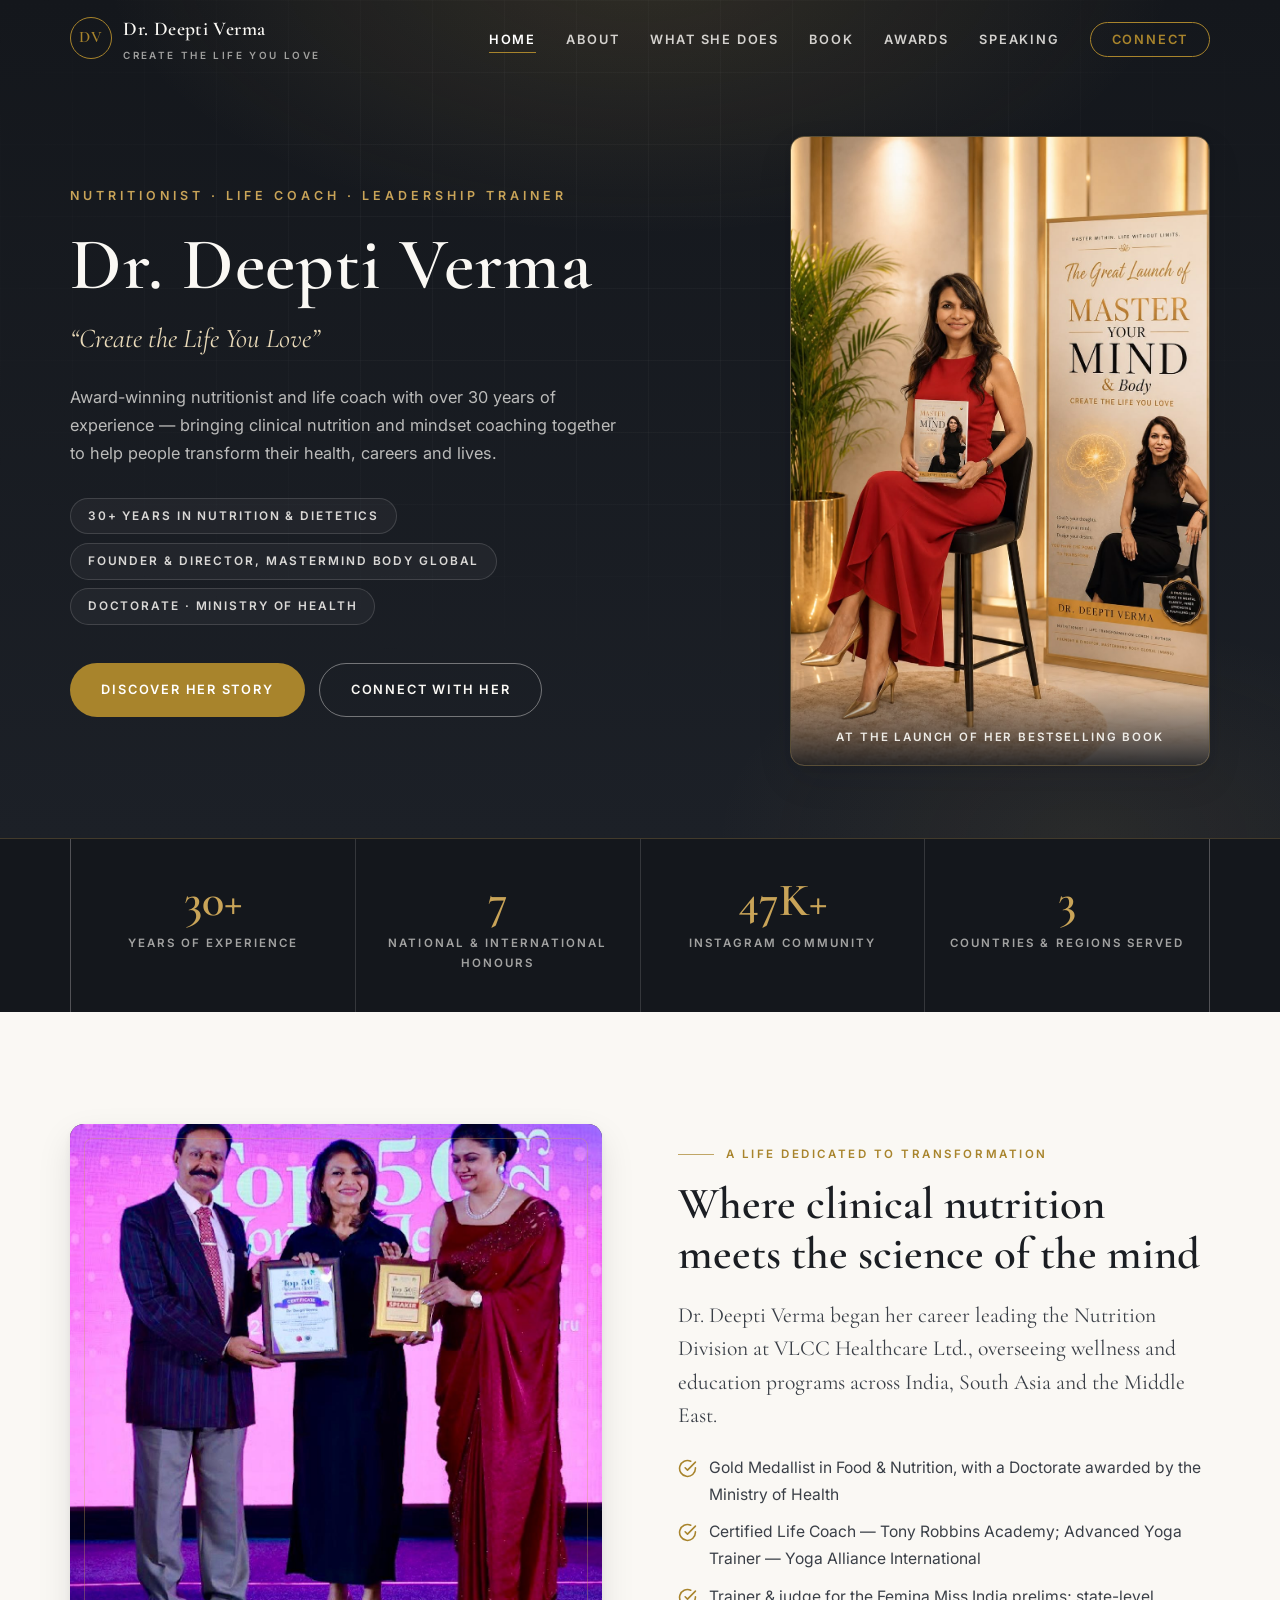
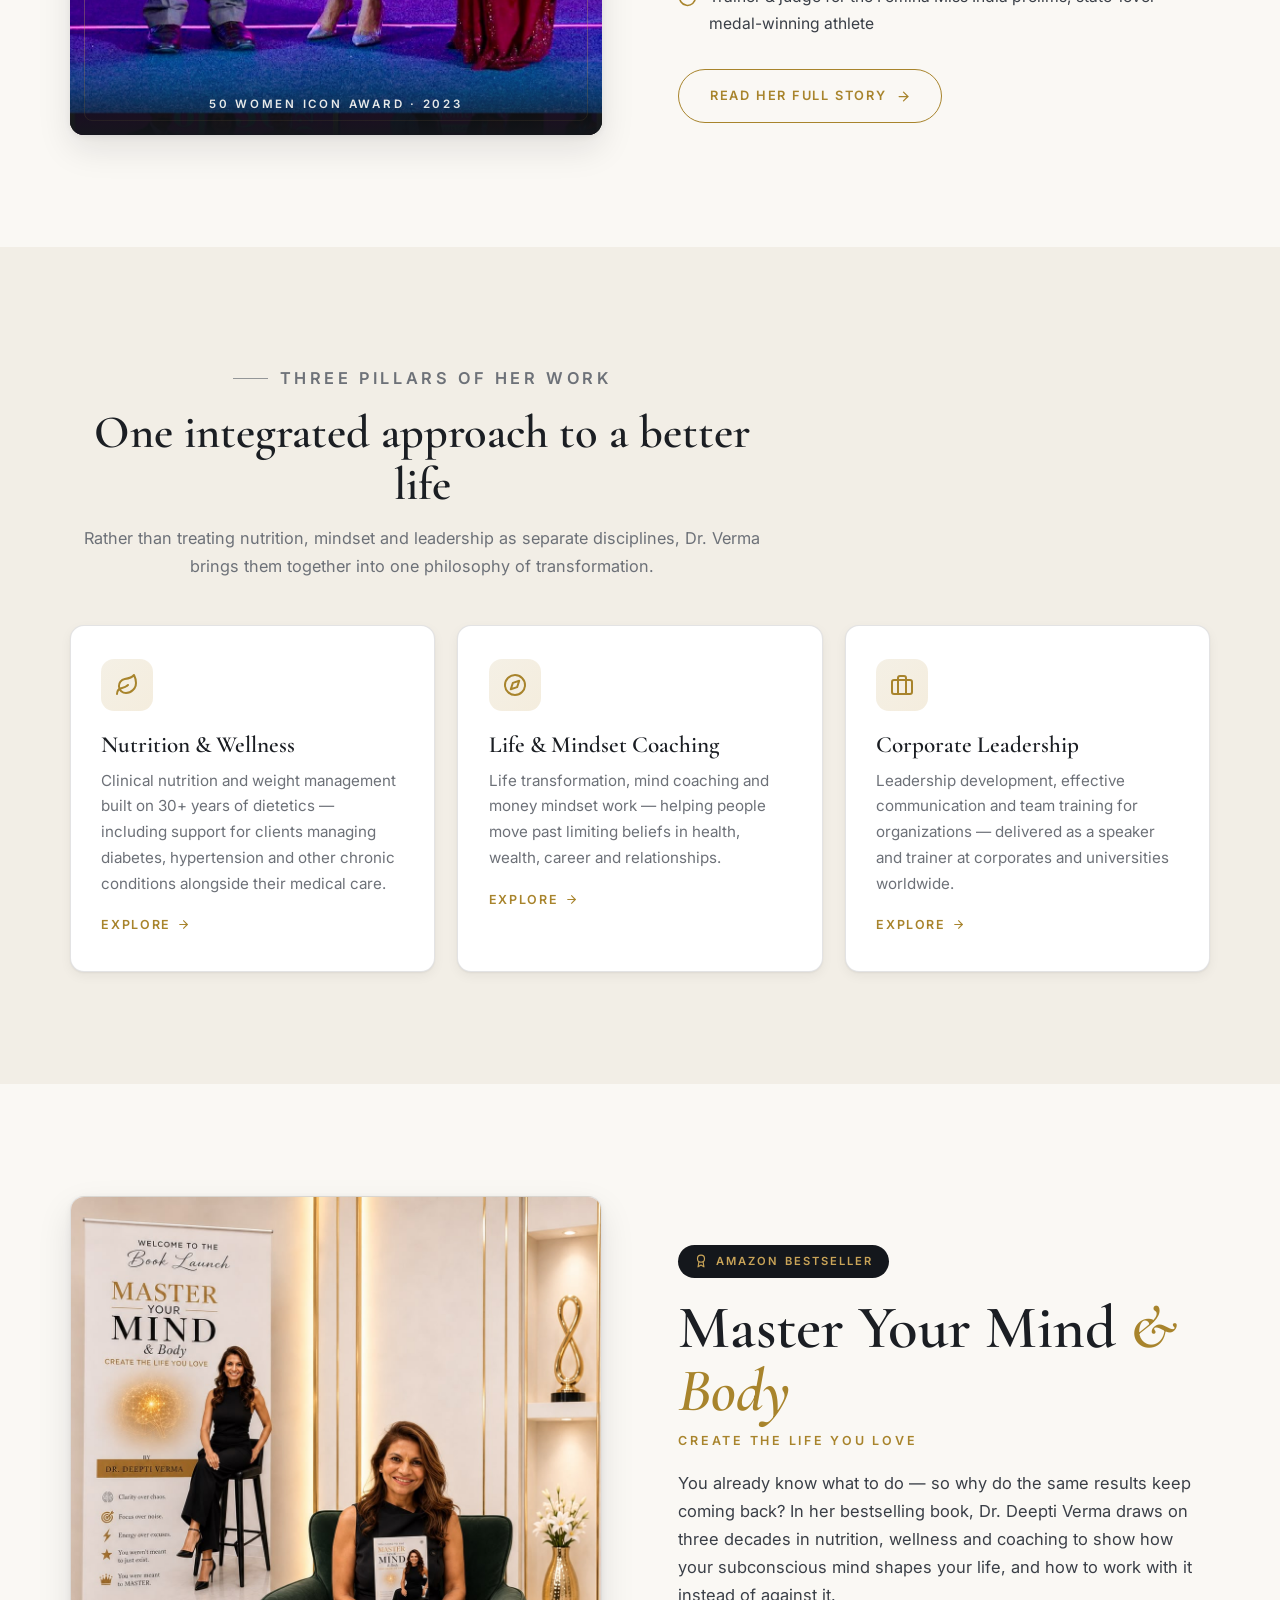
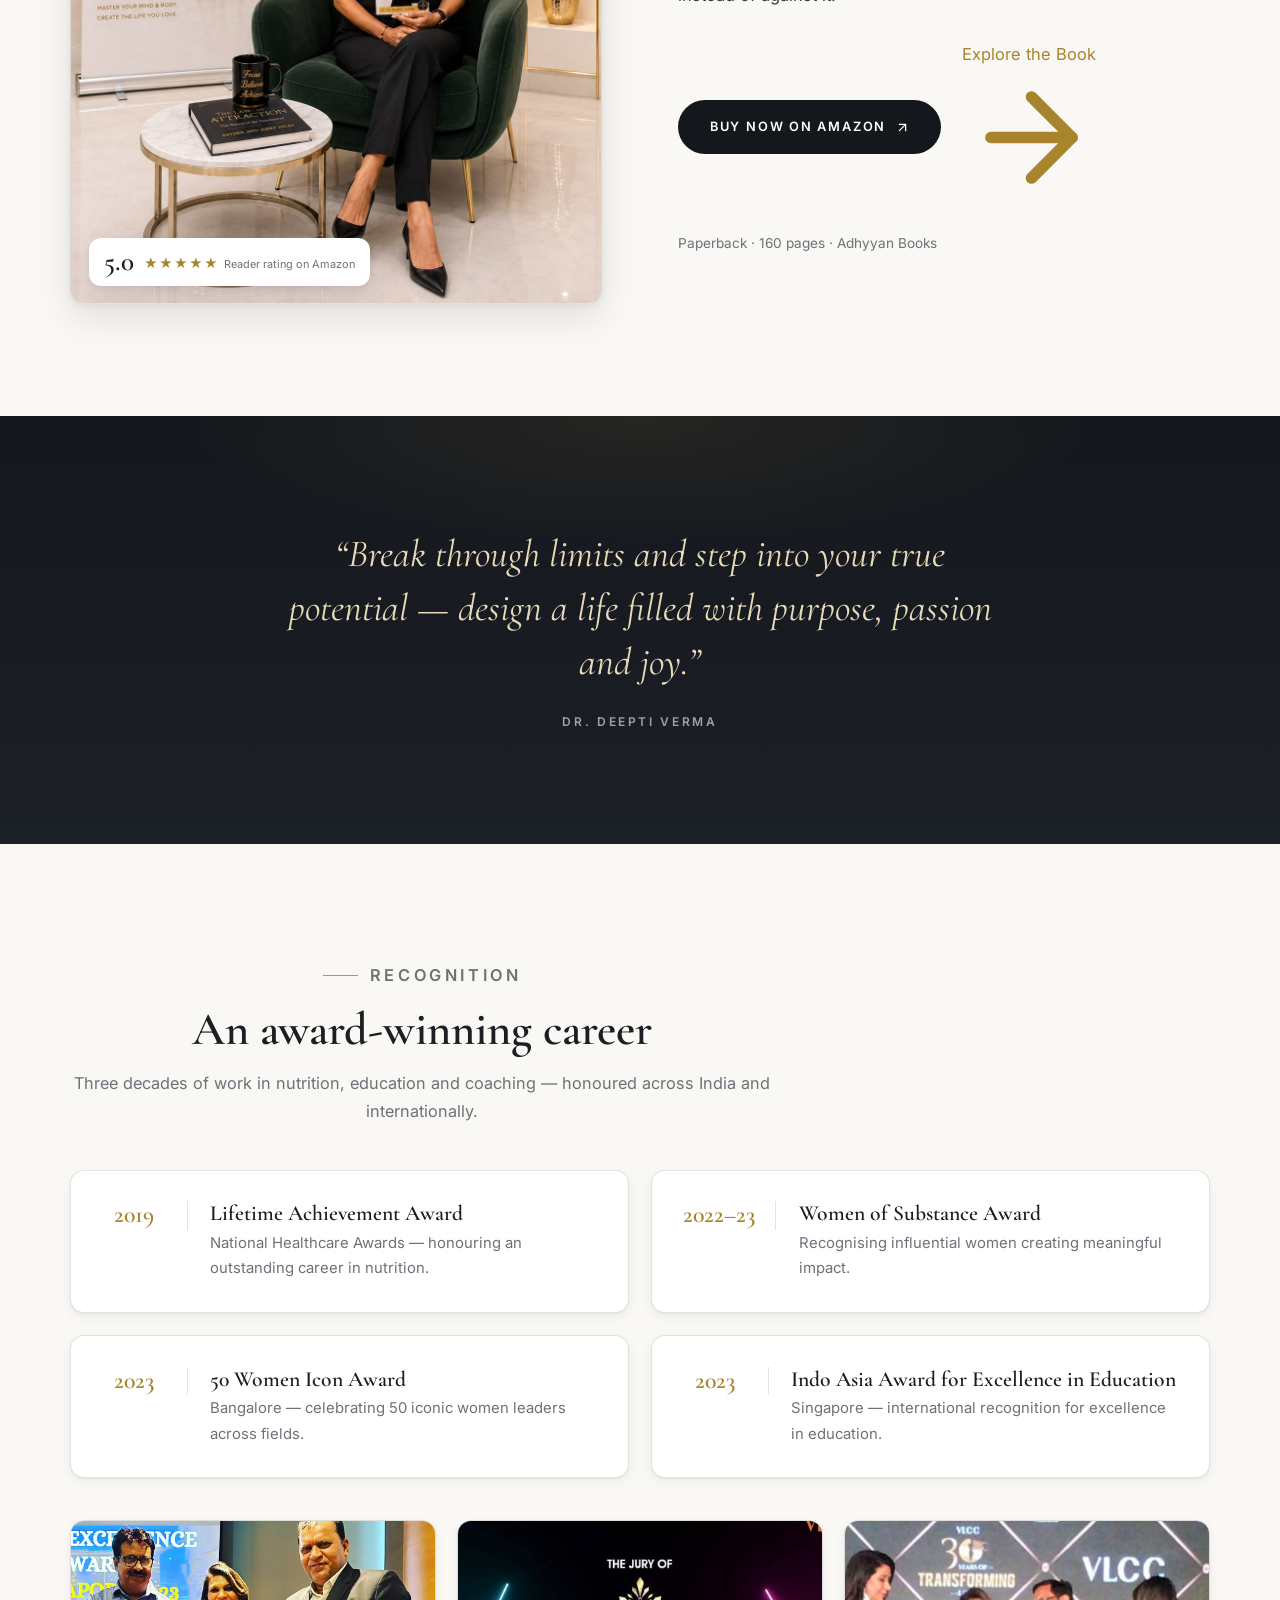
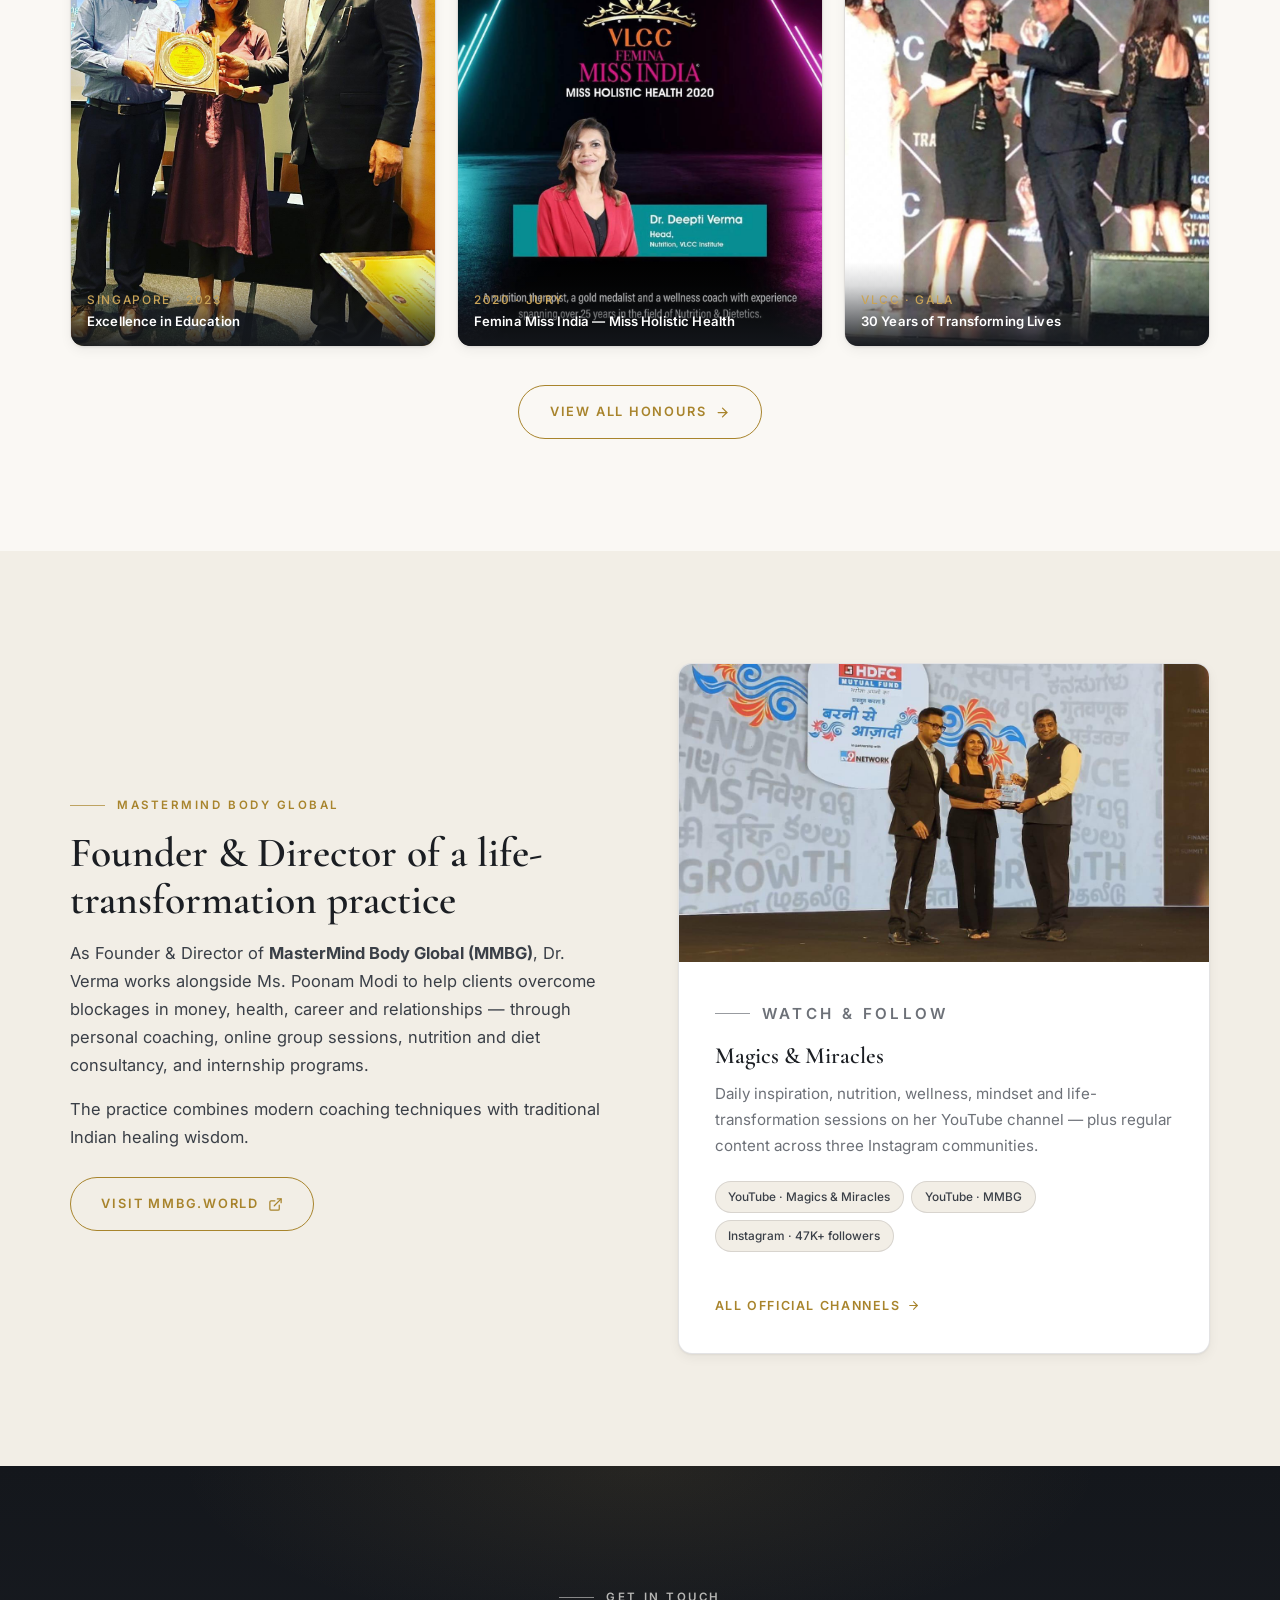
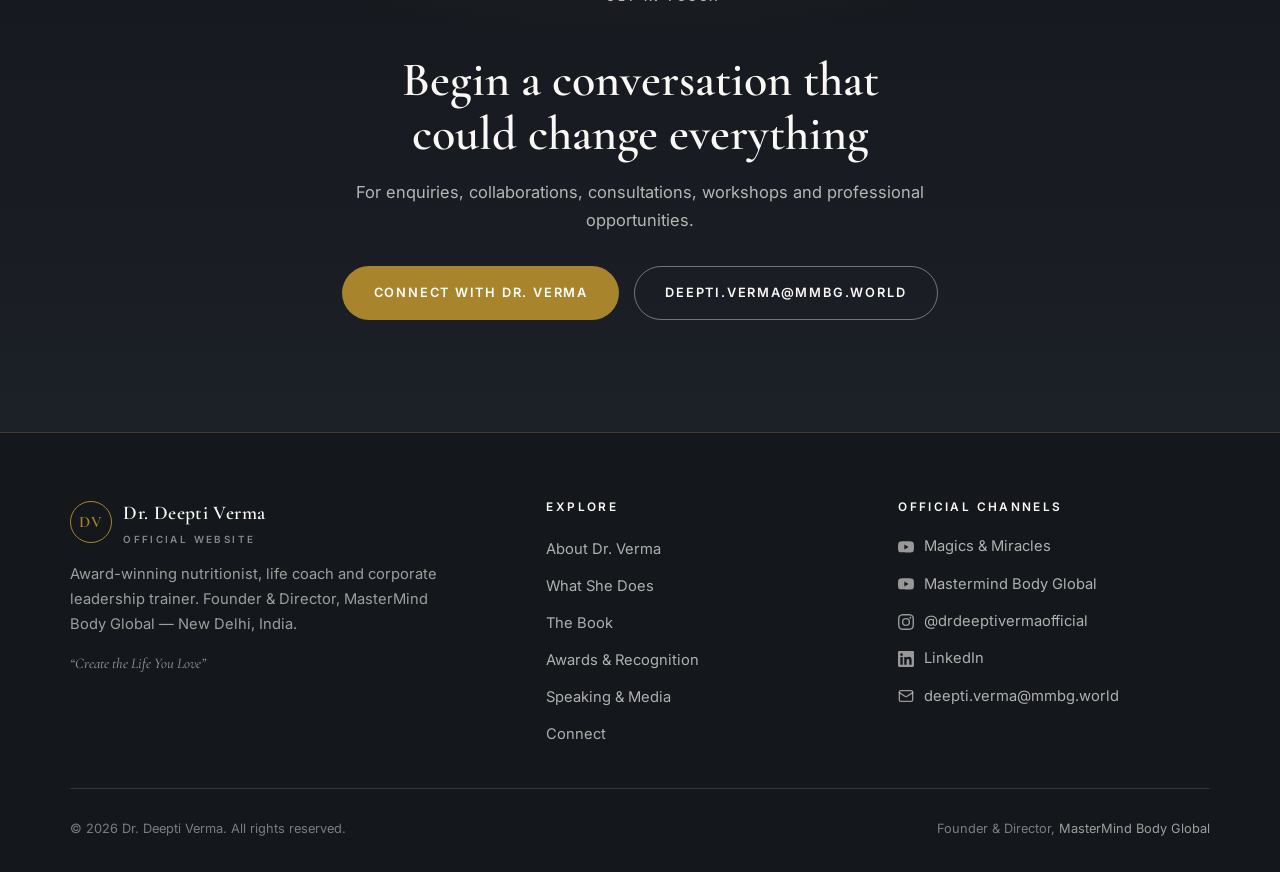
<file: index.html>
<!DOCTYPE html>
<html lang="en">
<head>
  <meta charset="UTF-8">
  <meta name="viewport" content="width=device-width, initial-scale=1.0">
  <title>Dr. Deepti Verma — Award-Winning Nutritionist, Life Coach &amp; Corporate Leadership Trainer</title>
  <meta name="description" content="Official website of Dr. Deepti Verma — award-winning nutritionist and life coach with 30+ years of experience, corporate leadership trainer, and Founder &amp; Director of MasterMind Body Global. Create the Life You Love.">
  <link rel="canonical" href="https://www.drdeeptiverma.world/">
  <meta property="og:type" content="website">
  <meta property="og:title" content="Dr. Deepti Verma — Nutritionist, Life Coach &amp; Leadership Trainer">
  <meta property="og:description" content="Award-winning nutritionist and life coach with 30+ years of experience. Founder &amp; Director, MasterMind Body Global. Create the Life You Love.">
  <meta property="og:url" content="https://www.drdeeptiverma.world/">
  <meta property="og:site_name" content="Dr. Deepti Verma">
  <meta name="twitter:card" content="summary">
  <link rel="icon" type="image/svg+xml" href="assets/favicon.svg">
  <link rel="preconnect" href="https://fonts.googleapis.com">
  <link rel="preconnect" href="https://fonts.gstatic.com" crossorigin>
  <link href="https://fonts.googleapis.com/css2?family=Cormorant+Garamond:ital,wght@0,500;0,600;1,500&family=Inter:wght@400;500;600&display=swap" rel="stylesheet">
  <link rel="stylesheet" href="assets/css/style.css">
  <script type="application/ld+json">
  {
    "@context": "https://schema.org",
    "@type": "Person",
    "name": "Dr. Deepti Verma",
    "url": "https://www.drdeeptiverma.world/",
    "jobTitle": ["Nutritionist", "Life Coach", "Corporate Leadership Trainer"],
    "worksFor": {
      "@type": "Organization",
      "name": "MasterMind Body Global",
      "url": "https://mmbg.world"
    },
    "address": {
      "@type": "PostalAddress",
      "addressLocality": "New Delhi",
      "addressCountry": "IN"
    },
    "email": "deepti.verma@mmbg.world",
    "sameAs": [
      "https://www.instagram.com/drdeeptivermaofficial",
      "https://www.instagram.com/magics_and_miracle_",
      "https://www.instagram.com/mastermind_body_global",
      "https://www.youtube.com/@magicsmiraclesbydrdeeptiverma",
      "https://www.youtube.com/@MASTERMINDBODYGLOBAL",
      "https://www.linkedin.com/in/deepti-verma-950991370/",
      "https://mmbg.world"
    ],
    "award": [
      "Lifetime Achievement Award, National Healthcare Awards (2019)",
      "Women of Substance Award (2022–23)",
      "50 Women Icon Award, Bangalore (2023)",
      "Indo Asia Award for Excellence in Education, Singapore (2023)"
    ],
    "description": "Award-winning nutritionist and life coach with over 30 years of experience in nutrition and dietetics; corporate leadership trainer and Founder & Director of MasterMind Body Global."
  }
  </script>
</head>
<body>

  <header class="site-header header-on-dark">
    <div class="wrap nav-bar">
      <a class="brand" href="./">
        <span class="seal">DV</span>
        <span>
          <span class="brand-name">Dr. Deepti Verma</span>
          <span class="brand-sub">Create the Life You Love</span>
        </span>
      </a>
      <nav aria-label="Primary">
        <ul class="nav-links" id="nav-links">
          <li><a href="./" class="active">Home</a></li>
          <li><a href="about/">About</a></li>
          <li><a href="services/">What She Does</a></li>
          <li><a href="book/">Book</a></li>
          <li><a href="awards/">Awards</a></li>
          <li><a href="speaking/">Speaking</a></li>
          <li><a href="connect/" class="nav-cta">Connect</a></li>
        </ul>
      </nav>
      <button class="nav-toggle" aria-label="Open menu" aria-expanded="false" aria-controls="nav-links">
        <span></span><span></span><span></span>
      </button>
    </div>
  </header>

  <main>
    <!-- Hero -->
    <section class="hero hero-split">
      <div class="wrap">
        <div class="hero-copy">
          <p class="hero-kicker">Nutritionist · Life Coach · Leadership Trainer</p>
          <h1>Dr. Deepti Verma</h1>
          <p class="hero-motto">“Create the Life You Love”</p>
          <p class="hero-sub">
            Award-winning nutritionist and life coach with over 30 years of experience —
            bringing clinical nutrition and mindset coaching together to help people
            transform their health, careers and lives.
          </p>
          <ul class="hero-roles">
            <li>30+ Years in Nutrition &amp; Dietetics</li>
            <li>Founder &amp; Director, MasterMind Body Global</li>
            <li>Doctorate · Ministry of Health</li>
          </ul>
          <div class="hero-actions">
            <a class="btn btn-gold" href="about/">Discover Her Story</a>
            <a class="btn btn-outline-light" href="connect/">Connect With Her</a>
          </div>
        </div>
        <div class="hero-media">
          <figure class="hero-figure">
            <img src="assets/images/book-launch-hero.jpg"
                 alt="Dr. Deepti Verma at the launch of her book Master Your Mind &amp; Body"
                 width="1023" height="1537" fetchpriority="high" decoding="async">
            <figcaption>At the launch of her bestselling book</figcaption>
          </figure>
        </div>
      </div>
    </section>

    <!-- Stats -->
    <section class="stats-band" aria-label="Highlights">
      <div class="wrap">
        <div class="stats-grid">
          <div class="stat reveal">
            <div class="stat-num">30+</div>
            <div class="stat-label">Years of Experience</div>
          </div>
          <div class="stat reveal">
            <div class="stat-num">7</div>
            <div class="stat-label">National &amp; International Honours</div>
          </div>
          <div class="stat reveal">
            <div class="stat-num">47K+</div>
            <div class="stat-label">Instagram Community</div>
          </div>
          <div class="stat reveal">
            <div class="stat-num">3</div>
            <div class="stat-label">Countries &amp; Regions Served</div>
          </div>
        </div>
      </div>
    </section>

    <!-- Intro -->
    <section class="section">
      <div class="wrap split">
        <div class="split-media reveal">
          <figure class="portrait-frame has-photo">
            <img class="portrait-photo" src="assets/images/award-50-women-icon-2023.jpg"
                 alt="Dr. Deepti Verma receiving the 50 Women Icon Award, 2023"
                 width="1169" height="1430" fetchpriority="high" decoding="async">
            <figcaption>50 Women Icon Award · 2023</figcaption>
          </figure>
        </div>
        <div class="reveal">
          <p class="eyebrow">A Life Dedicated to Transformation</p>
          <h2 class="display" style="font-size: clamp(2rem, 4vw, 2.8rem); margin: 0.9rem 0 1.2rem;">
            Where clinical nutrition meets the science of the mind
          </h2>
          <p class="lead">
            Dr. Deepti Verma began her career leading the Nutrition Division at VLCC Healthcare Ltd.,
            overseeing wellness and education programs across India, South Asia and the Middle East.
          </p>
          <ul class="checklist">
            <li>
              <svg viewBox="0 0 24 24" fill="none" stroke="currentColor" stroke-width="2" stroke-linecap="round" stroke-linejoin="round" aria-hidden="true"><path d="M22 11.08V12a10 10 0 1 1-5.93-9.14"/><polyline points="22 4 12 14.01 9 11.01"/></svg>
              Gold Medallist in Food &amp; Nutrition, with a Doctorate awarded by the Ministry of Health
            </li>
            <li>
              <svg viewBox="0 0 24 24" fill="none" stroke="currentColor" stroke-width="2" stroke-linecap="round" stroke-linejoin="round" aria-hidden="true"><path d="M22 11.08V12a10 10 0 1 1-5.93-9.14"/><polyline points="22 4 12 14.01 9 11.01"/></svg>
              Certified Life Coach — Tony Robbins Academy; Advanced Yoga Trainer — Yoga Alliance International
            </li>
            <li>
              <svg viewBox="0 0 24 24" fill="none" stroke="currentColor" stroke-width="2" stroke-linecap="round" stroke-linejoin="round" aria-hidden="true"><path d="M22 11.08V12a10 10 0 1 1-5.93-9.14"/><polyline points="22 4 12 14.01 9 11.01"/></svg>
              Trainer &amp; judge for the Femina Miss India prelims; state-level medal-winning athlete
            </li>
          </ul>
          <div style="margin-top: 2rem;">
            <a class="btn btn-outline" href="about/">Read Her Full Story
              <svg viewBox="0 0 24 24" fill="none" stroke="currentColor" stroke-width="2" stroke-linecap="round" stroke-linejoin="round" aria-hidden="true"><line x1="5" y1="12" x2="19" y2="12"/><polyline points="12 5 19 12 12 19"/></svg>
            </a>
          </div>
        </div>
      </div>
    </section>

    <!-- Pillars -->
    <section class="section tinted">
      <div class="wrap">
        <div class="section-head center reveal">
          <p class="eyebrow">Three Pillars of Her Work</p>
          <h2>One integrated approach to a better life</h2>
          <p>Rather than treating nutrition, mindset and leadership as separate disciplines, Dr. Verma brings them together into one philosophy of transformation.</p>
        </div>
        <div class="card-grid">
          <article class="card reveal">
            <div class="card-icon">
              <svg viewBox="0 0 24 24" fill="none" stroke="currentColor" stroke-width="2" stroke-linecap="round" stroke-linejoin="round" aria-hidden="true"><path d="M11 20A7 7 0 0 1 9.8 6.1C15.5 5 17 4.48 19 2c1 2 2 4.18 2 8 0 5.5-4.78 10-10 10Z"/><path d="M2 21c0-3 1.85-5.36 5.08-6C9.5 14.52 12 13 13 12"/></svg>
            </div>
            <h3>Nutrition &amp; Wellness</h3>
            <p>Clinical nutrition and weight management built on 30+ years of dietetics — including support for clients managing diabetes, hypertension and other chronic conditions alongside their medical care.</p>
            <a class="card-link" href="services/">Explore
              <svg viewBox="0 0 24 24" fill="none" stroke="currentColor" stroke-width="2" stroke-linecap="round" stroke-linejoin="round" aria-hidden="true"><line x1="5" y1="12" x2="19" y2="12"/><polyline points="12 5 19 12 12 19"/></svg>
            </a>
          </article>
          <article class="card reveal">
            <div class="card-icon">
              <svg viewBox="0 0 24 24" fill="none" stroke="currentColor" stroke-width="2" stroke-linecap="round" stroke-linejoin="round" aria-hidden="true"><circle cx="12" cy="12" r="10"/><polygon points="16.24 7.76 14.12 14.12 7.76 16.24 9.88 9.88 16.24 7.76"/></svg>
            </div>
            <h3>Life &amp; Mindset Coaching</h3>
            <p>Life transformation, mind coaching and money mindset work — helping people move past limiting beliefs in health, wealth, career and relationships.</p>
            <a class="card-link" href="services/">Explore
              <svg viewBox="0 0 24 24" fill="none" stroke="currentColor" stroke-width="2" stroke-linecap="round" stroke-linejoin="round" aria-hidden="true"><line x1="5" y1="12" x2="19" y2="12"/><polyline points="12 5 19 12 12 19"/></svg>
            </a>
          </article>
          <article class="card reveal">
            <div class="card-icon">
              <svg viewBox="0 0 24 24" fill="none" stroke="currentColor" stroke-width="2" stroke-linecap="round" stroke-linejoin="round" aria-hidden="true"><rect x="2" y="7" width="20" height="14" rx="2"/><path d="M16 21V5a2 2 0 0 0-2-2h-4a2 2 0 0 0-2 2v16"/></svg>
            </div>
            <h3>Corporate Leadership</h3>
            <p>Leadership development, effective communication and team training for organizations — delivered as a speaker and trainer at corporates and universities worldwide.</p>
            <a class="card-link" href="speaking/">Explore
              <svg viewBox="0 0 24 24" fill="none" stroke="currentColor" stroke-width="2" stroke-linecap="round" stroke-linejoin="round" aria-hidden="true"><line x1="5" y1="12" x2="19" y2="12"/><polyline points="12 5 19 12 12 19"/></svg>
            </a>
          </article>
        </div>
      </div>
    </section>

    <!-- Book band -->
    <section class="section">
      <div class="wrap split book-feature">
        <div class="book-cover-wrap reveal">
          <figure class="book-cover">
            <img src="assets/images/book-main.jpg"
                 alt="Dr. Deepti Verma holding her bestselling book Master Your Mind &amp; Body"
                 width="1086" height="1448" loading="lazy" decoding="async">
            <figcaption class="book-rating">
              <span class="score">5.0</span>
              <span>
                <span class="stars" aria-hidden="true">★★★★★</span>
                <span class="rlabel">Reader rating on Amazon</span>
              </span>
            </figcaption>
          </figure>
        </div>
        <div class="reveal">
          <span class="badge-bestseller">
            <svg viewBox="0 0 24 24" fill="none" stroke="currentColor" stroke-width="2" stroke-linecap="round" stroke-linejoin="round" aria-hidden="true"><circle cx="12" cy="8" r="6"/><path d="M15.477 12.89 17 22l-5-3-5 3 1.523-9.11"/></svg>
            Amazon Bestseller
          </span>
          <h2 class="book-title">Master Your Mind <em>&amp; Body</em></h2>
          <p class="book-subtitle">Create the Life You Love</p>
          <p class="book-desc">
            You already know what to do — so why do the same results keep coming back? In her
            bestselling book, Dr. Deepti Verma draws on three decades in nutrition, wellness and
            coaching to show how your subconscious mind shapes your life, and how to work with it
            instead of against it.
          </p>
          <div class="book-buy">
            <a class="btn btn-dark" href="https://www.amazon.in/dp/9371648147" target="_blank" rel="noopener">
              Buy Now on Amazon
              <svg viewBox="0 0 24 24" fill="none" stroke="currentColor" stroke-width="2" stroke-linecap="round" stroke-linejoin="round" aria-hidden="true"><path d="M7 17 17 7"/><path d="M7 7h10v10"/></svg>
            </a>
            <a class="card-link" href="book/">Explore the Book
              <svg viewBox="0 0 24 24" fill="none" stroke="currentColor" stroke-width="2" stroke-linecap="round" stroke-linejoin="round" aria-hidden="true"><line x1="5" y1="12" x2="19" y2="12"/><polyline points="12 5 19 12 12 19"/></svg>
            </a>
          </div>
          <p class="book-meta" style="margin-top: 1.1rem;">Paperback · 160 pages · Adhyyan Books</p>
        </div>
      </div>
    </section>

    <!-- Quote -->
    <section class="section dark quote-band">
      <div class="wrap reveal">
        <blockquote>
          “Break through limits and step into your true potential —
          design a life filled with purpose, passion and joy.”
        </blockquote>
        <cite>Dr. Deepti Verma</cite>
      </div>
    </section>

    <!-- Recognition preview -->
    <section class="section">
      <div class="wrap">
        <div class="section-head center reveal">
          <p class="eyebrow">Recognition</p>
          <h2>An award-winning career</h2>
          <p>Three decades of work in nutrition, education and coaching — honoured across India and internationally.</p>
        </div>
        <div class="award-grid">
          <article class="award-card reveal">
            <div class="award-year">2019</div>
            <div>
              <h3>Lifetime Achievement Award</h3>
              <p>National Healthcare Awards — honouring an outstanding career in nutrition.</p>
            </div>
          </article>
          <article class="award-card reveal">
            <div class="award-year">2022–23</div>
            <div>
              <h3>Women of Substance Award</h3>
              <p>Recognising influential women creating meaningful impact.</p>
            </div>
          </article>
          <article class="award-card reveal">
            <div class="award-year">2023</div>
            <div>
              <h3>50 Women Icon Award</h3>
              <p>Bangalore — celebrating 50 iconic women leaders across fields.</p>
            </div>
          </article>
          <article class="award-card reveal">
            <div class="award-year">2023</div>
            <div>
              <h3>Indo Asia Award for Excellence in Education</h3>
              <p>Singapore — international recognition for excellence in education.</p>
            </div>
          </article>
        </div>

        <div class="gallery" style="margin-top: 2.6rem;">
          <figure class="reveal">
            <img src="assets/images/award-singapore-education-2023.jpg"
                 alt="Dr. Deepti Verma receiving the Asian Excellence Award in Singapore, 2023"
                 width="1170" height="1462" loading="lazy" decoding="async">
            <figcaption><span>Singapore · 2023</span>Excellence in Education</figcaption>
          </figure>
          <figure class="reveal">
            <img src="assets/images/femina-miss-india-2020.jpg"
                 alt="Dr. Deepti Verma on the jury of VLCC Femina Miss India, Miss Holistic Health 2020"
                 width="1206" height="1168" loading="lazy" decoding="async">
            <figcaption><span>2020 · Jury</span>Femina Miss India — Miss Holistic Health</figcaption>
          </figure>
          <figure class="reveal">
            <img src="assets/images/award-vlcc-30-years.jpg"
                 alt="Dr. Deepti Verma at the VLCC 30 Years of Transforming Lives gala"
                 width="1206" height="1187" loading="lazy" decoding="async">
            <figcaption><span>VLCC · Gala</span>30 Years of Transforming Lives</figcaption>
          </figure>
        </div>

        <div class="center" style="margin-top: 2.4rem;">
          <a class="btn btn-outline" href="awards/">View All Honours
            <svg viewBox="0 0 24 24" fill="none" stroke="currentColor" stroke-width="2" stroke-linecap="round" stroke-linejoin="round" aria-hidden="true"><line x1="5" y1="12" x2="19" y2="12"/><polyline points="12 5 19 12 12 19"/></svg>
          </a>
        </div>
      </div>
    </section>

    <!-- MMBG band -->
    <section class="section tinted">
      <div class="wrap split">
        <div class="reveal">
          <p class="eyebrow">MasterMind Body Global</p>
          <h2 class="display" style="font-size: clamp(1.9rem, 3.6vw, 2.6rem); margin: 0.9rem 0 1rem;">
            Founder &amp; Director of a life-transformation practice
          </h2>
          <p style="color: var(--ink-soft); margin-bottom: 1rem;">
            As Founder &amp; Director of <strong>MasterMind Body Global (MMBG)</strong>, Dr. Verma works alongside
            Ms. Poonam Modi to help clients overcome blockages in money, health, career and
            relationships — through personal coaching, online group sessions, nutrition and diet
            consultancy, and internship programs.
          </p>
          <p style="color: var(--ink-soft); margin-bottom: 1.6rem;">
            The practice combines modern coaching techniques with traditional Indian healing wisdom.
          </p>
          <a class="btn btn-outline" href="https://mmbg.world" target="_blank" rel="noopener">Visit mmbg.world
            <svg viewBox="0 0 24 24" fill="none" stroke="currentColor" stroke-width="2" stroke-linecap="round" stroke-linejoin="round" aria-hidden="true"><path d="M18 13v6a2 2 0 0 1-2 2H5a2 2 0 0 1-2-2V8a2 2 0 0 1 2-2h6"/><polyline points="15 3 21 3 21 9"/><line x1="10" y1="14" x2="21" y2="3"/></svg>
          </a>
        </div>
        <div class="reveal">
          <div class="card" style="padding: 0; overflow: hidden;">
            <img src="assets/images/award-financial-summit.jpg"
                 alt="Dr. Deepti Verma speaking on stage at a financial freedom summit"
                 width="1280" height="720" loading="lazy" decoding="async"
                 style="display:block; width:100%; height:auto;">
            <div style="padding: 2rem 2.2rem 2.2rem;">
              <p class="eyebrow" style="margin-bottom: 1rem;">Watch &amp; Follow</p>
              <h3 style="margin-bottom: 0.8rem;">Magics &amp; Miracles</h3>
              <p style="color: var(--muted); margin-bottom: 1.4rem;">
                Daily inspiration, nutrition, wellness, mindset and life-transformation sessions on her
                YouTube channel — plus regular content across three Instagram communities.
              </p>
              <ul class="tag-list" style="margin-bottom: 1.6rem;">
                <li>YouTube · Magics &amp; Miracles</li>
                <li>YouTube · MMBG</li>
                <li>Instagram · 47K+ followers</li>
              </ul>
              <a class="card-link" href="connect/">All Official Channels
                <svg viewBox="0 0 24 24" fill="none" stroke="currentColor" stroke-width="2" stroke-linecap="round" stroke-linejoin="round" aria-hidden="true"><line x1="5" y1="12" x2="19" y2="12"/><polyline points="12 5 19 12 12 19"/></svg>
              </a>
            </div>
          </div>
        </div>
      </div>
    </section>

    <!-- CTA -->
    <section class="section dark cta-band">
      <div class="wrap reveal">
        <p class="eyebrow" style="justify-content: center;">Get In Touch</p>
        <h2>Begin a conversation that could change everything</h2>
        <p>For enquiries, collaborations, consultations, workshops and professional opportunities.</p>
        <div class="hero-actions" style="margin-top: 0;">
          <a class="btn btn-gold" href="connect/">Connect With Dr. Verma</a>
          <a class="btn btn-outline-light" href="mailto:deepti.verma@mmbg.world">deepti.verma@mmbg.world</a>
        </div>
      </div>
    </section>
  </main>

  <footer class="site-footer">
    <div class="wrap">
      <div class="footer-grid">
        <div class="footer-brand">
          <a class="brand" href="./">
            <span class="seal">DV</span>
            <span>
              <span class="brand-name">Dr. Deepti Verma</span>
              <span class="brand-sub" style="color: rgba(250,248,244,0.5);">Official Website</span>
            </span>
          </a>
          <p>Award-winning nutritionist, life coach and corporate leadership trainer.
             Founder &amp; Director, MasterMind Body Global — New Delhi, India.</p>
          <p class="footer-motto">“Create the Life You Love”</p>
        </div>
        <div>
          <h4>Explore</h4>
          <ul class="footer-links">
            <li><a href="about/">About Dr. Verma</a></li>
            <li><a href="services/">What She Does</a></li>
            <li><a href="book/">The Book</a></li>
            <li><a href="awards/">Awards &amp; Recognition</a></li>
            <li><a href="speaking/">Speaking &amp; Media</a></li>
            <li><a href="connect/">Connect</a></li>
          </ul>
        </div>
        <div>
          <h4>Official Channels</h4>
          <ul class="footer-links">
            <li><a href="https://www.youtube.com/@magicsmiraclesbydrdeeptiverma" target="_blank" rel="noopener">
              <svg viewBox="0 0 24 24" fill="currentColor" aria-hidden="true"><path d="M23.5 6.19a3.02 3.02 0 0 0-2.12-2.14C19.5 3.55 12 3.55 12 3.55s-7.5 0-9.38.5A3.02 3.02 0 0 0 .5 6.19C0 8.07 0 12 0 12s0 3.93.5 5.81a3.02 3.02 0 0 0 2.12 2.14c1.88.5 9.38.5 9.38.5s7.5 0 9.38-.5a3.02 3.02 0 0 0 2.12-2.14C24 15.93 24 12 24 12s0-3.93-.5-5.81zM9.55 15.57V8.43L15.82 12l-6.27 3.57z"/></svg>
              Magics &amp; Miracles</a></li>
            <li><a href="https://www.youtube.com/@MASTERMINDBODYGLOBAL" target="_blank" rel="noopener">
              <svg viewBox="0 0 24 24" fill="currentColor" aria-hidden="true"><path d="M23.5 6.19a3.02 3.02 0 0 0-2.12-2.14C19.5 3.55 12 3.55 12 3.55s-7.5 0-9.38.5A3.02 3.02 0 0 0 .5 6.19C0 8.07 0 12 0 12s0 3.93.5 5.81a3.02 3.02 0 0 0 2.12 2.14c1.88.5 9.38.5 9.38.5s7.5 0 9.38-.5a3.02 3.02 0 0 0 2.12-2.14C24 15.93 24 12 24 12s0-3.93-.5-5.81zM9.55 15.57V8.43L15.82 12l-6.27 3.57z"/></svg>
              Mastermind Body Global</a></li>
            <li><a href="https://www.instagram.com/drdeeptivermaofficial" target="_blank" rel="noopener">
              <svg viewBox="0 0 24 24" fill="currentColor" aria-hidden="true"><path d="M12 2.16c3.2 0 3.58.01 4.85.07 1.17.05 1.8.25 2.23.41.56.22.96.48 1.38.9.42.42.68.82.9 1.38.16.42.36 1.06.41 2.23.06 1.27.07 1.65.07 4.85s-.01 3.58-.07 4.85c-.05 1.17-.25 1.8-.41 2.23-.22.56-.48.96-.9 1.38-.42.42-.82.68-1.38.9-.42.16-1.06.36-2.23.41-1.27.06-1.65.07-4.85.07s-3.58-.01-4.85-.07c-1.17-.05-1.8-.25-2.23-.41a3.72 3.72 0 0 1-1.38-.9 3.72 3.72 0 0 1-.9-1.38c-.16-.42-.36-1.06-.41-2.23-.06-1.27-.07-1.65-.07-4.85s.01-3.58.07-4.85c.05-1.17.25-1.8.41-2.23.22-.56.48-.96.9-1.38.42-.42.82-.68 1.38-.9.42-.16 1.06-.36 2.23-.41 1.27-.06 1.65-.07 4.85-.07zM12 0C8.74 0 8.33.01 7.05.07 5.78.13 4.9.33 4.14.63a5.88 5.88 0 0 0-2.13 1.38A5.88 5.88 0 0 0 .63 4.14C.33 4.9.13 5.78.07 7.05.01 8.33 0 8.74 0 12s.01 3.67.07 4.95c.06 1.27.26 2.15.56 2.91.3.79.72 1.46 1.38 2.13a5.88 5.88 0 0 0 2.13 1.38c.76.3 1.64.5 2.91.56C8.33 23.99 8.74 24 12 24s3.67-.01 4.95-.07c1.27-.06 2.15-.26 2.91-.56a5.88 5.88 0 0 0 2.13-1.38 5.88 5.88 0 0 0 1.38-2.13c.3-.76.5-1.64.56-2.91.06-1.28.07-1.69.07-4.95s-.01-3.67-.07-4.95c-.06-1.27-.26-2.15-.56-2.91a5.88 5.88 0 0 0-1.38-2.13A5.88 5.88 0 0 0 19.86.63c-.76-.3-1.64-.5-2.91-.56C15.67.01 15.26 0 12 0zm0 5.84A6.16 6.16 0 1 0 12 18.16 6.16 6.16 0 0 0 12 5.84zm0 10.16A4 4 0 1 1 12 8a4 4 0 0 1 0 8zm6.4-11.85a1.44 1.44 0 1 1 0 2.88 1.44 1.44 0 0 1 0-2.88z"/></svg>
              @drdeeptivermaofficial</a></li>
            <li><a href="https://www.linkedin.com/in/deepti-verma-950991370/" target="_blank" rel="noopener">
              <svg viewBox="0 0 24 24" fill="currentColor" aria-hidden="true"><path d="M20.45 20.45h-3.55v-5.57c0-1.33-.03-3.04-1.85-3.04-1.86 0-2.14 1.45-2.14 2.94v5.67H9.35V9h3.41v1.56h.05a3.74 3.74 0 0 1 3.37-1.85c3.6 0 4.27 2.37 4.27 5.46v6.28zM5.34 7.43a2.06 2.06 0 1 1 0-4.12 2.06 2.06 0 0 1 0 4.12zM7.12 20.45H3.56V9h3.56v11.45zM22.23 0H1.77C.79 0 0 .77 0 1.72v20.55C0 23.23.79 24 1.77 24h20.45c.98 0 1.78-.77 1.78-1.72V1.72C24 .77 23.2 0 22.23 0z"/></svg>
              LinkedIn</a></li>
            <li><a href="mailto:deepti.verma@mmbg.world">
              <svg viewBox="0 0 24 24" fill="none" stroke="currentColor" stroke-width="2" stroke-linecap="round" stroke-linejoin="round" aria-hidden="true"><rect x="2" y="4" width="20" height="16" rx="2"/><path d="m22 7-8.97 5.7a1.94 1.94 0 0 1-2.06 0L2 7"/></svg>
              deepti.verma@mmbg.world</a></li>
          </ul>
        </div>
      </div>
      <div class="footer-bottom">
        <span>© <span data-year>2026</span> Dr. Deepti Verma. All rights reserved.</span>
        <span>Founder &amp; Director, <a href="https://mmbg.world" target="_blank" rel="noopener">MasterMind Body Global</a></span>
      </div>
    </div>
  </footer>

  <script src="assets/js/main.js"></script>
</body>
</html>
</file>
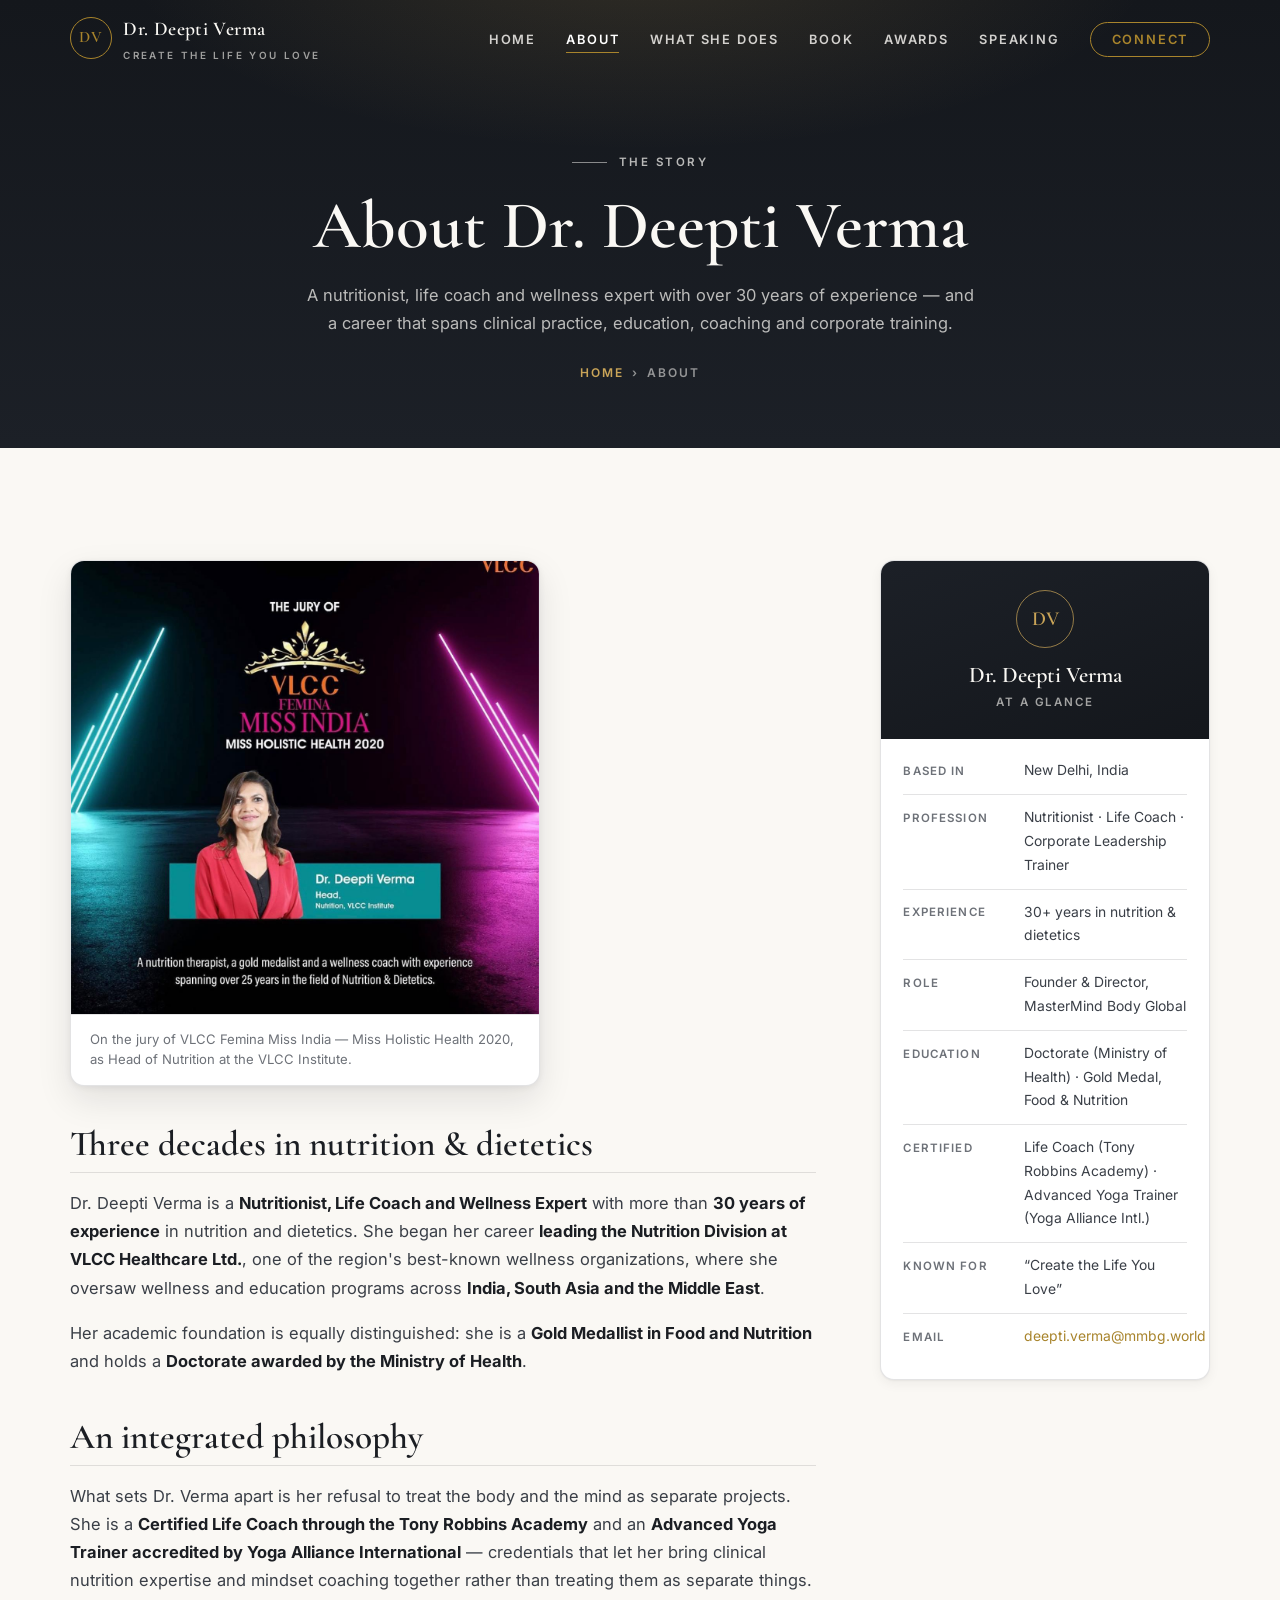
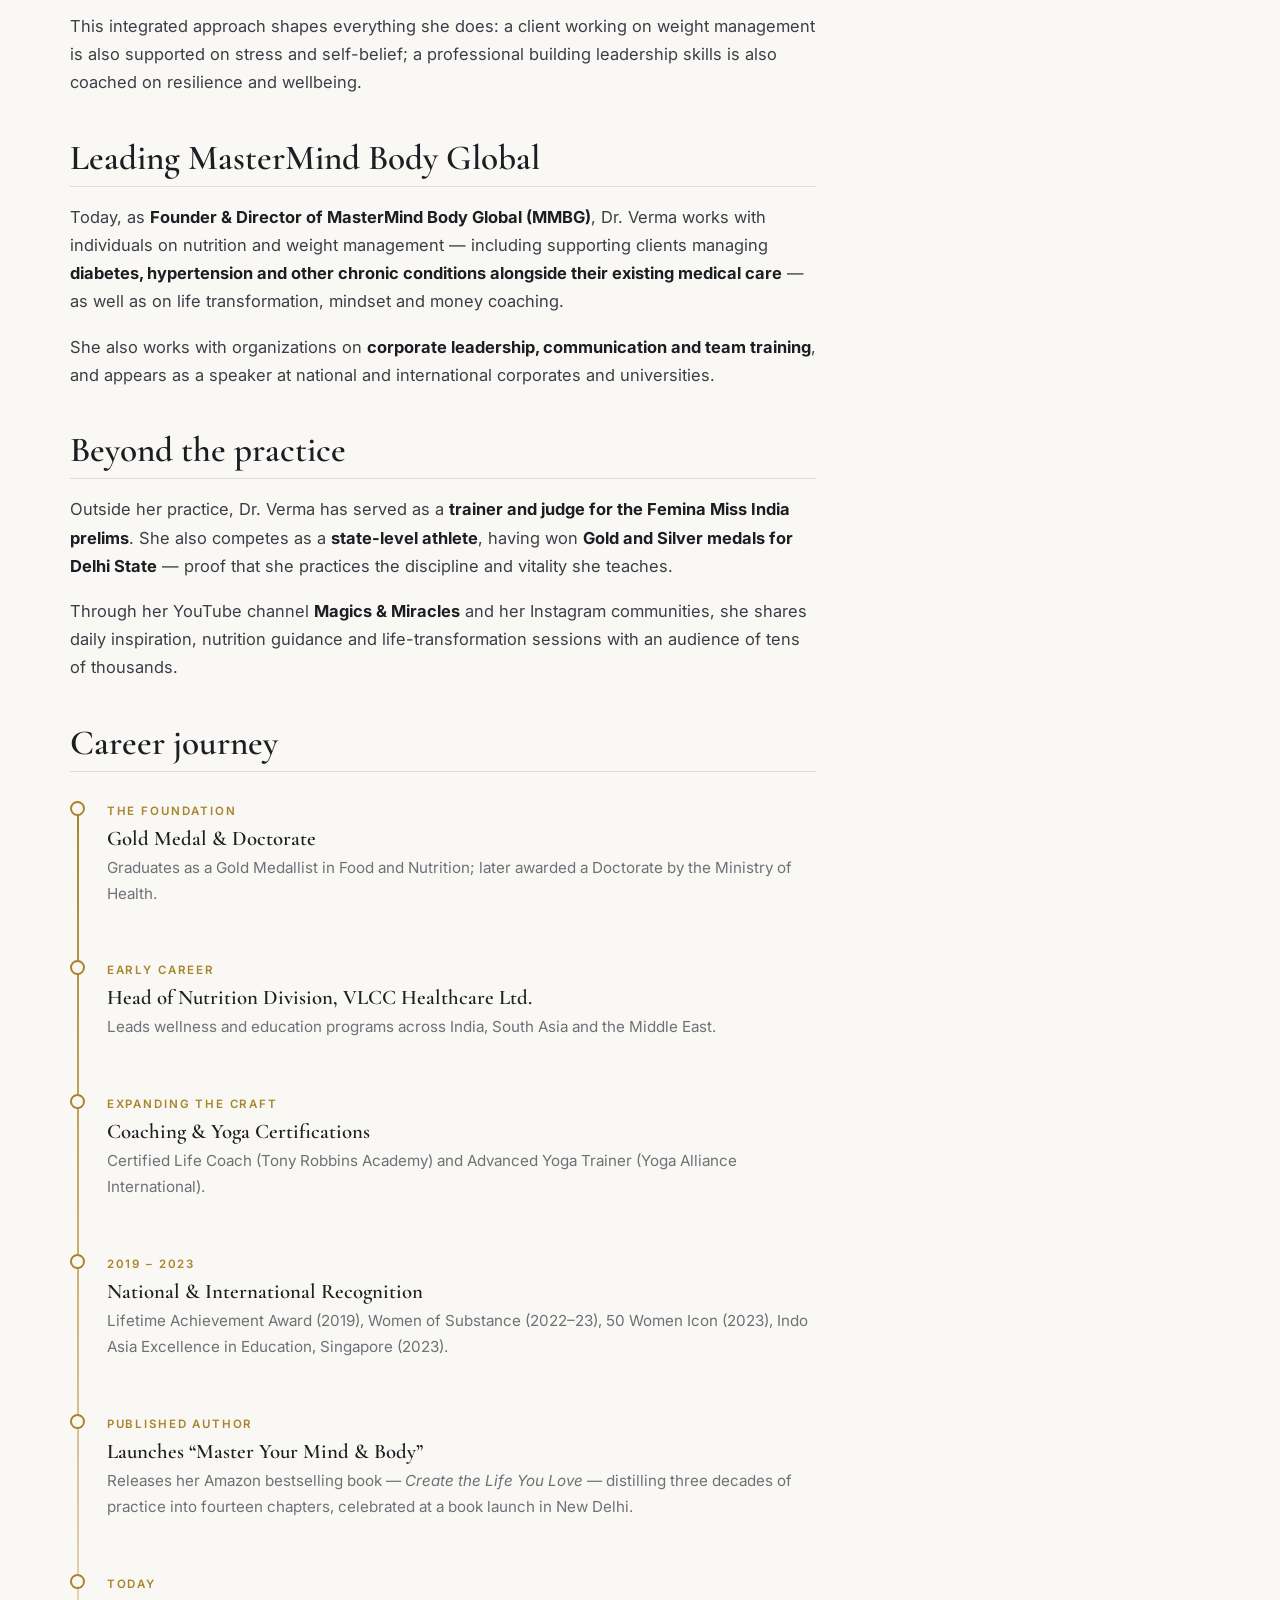
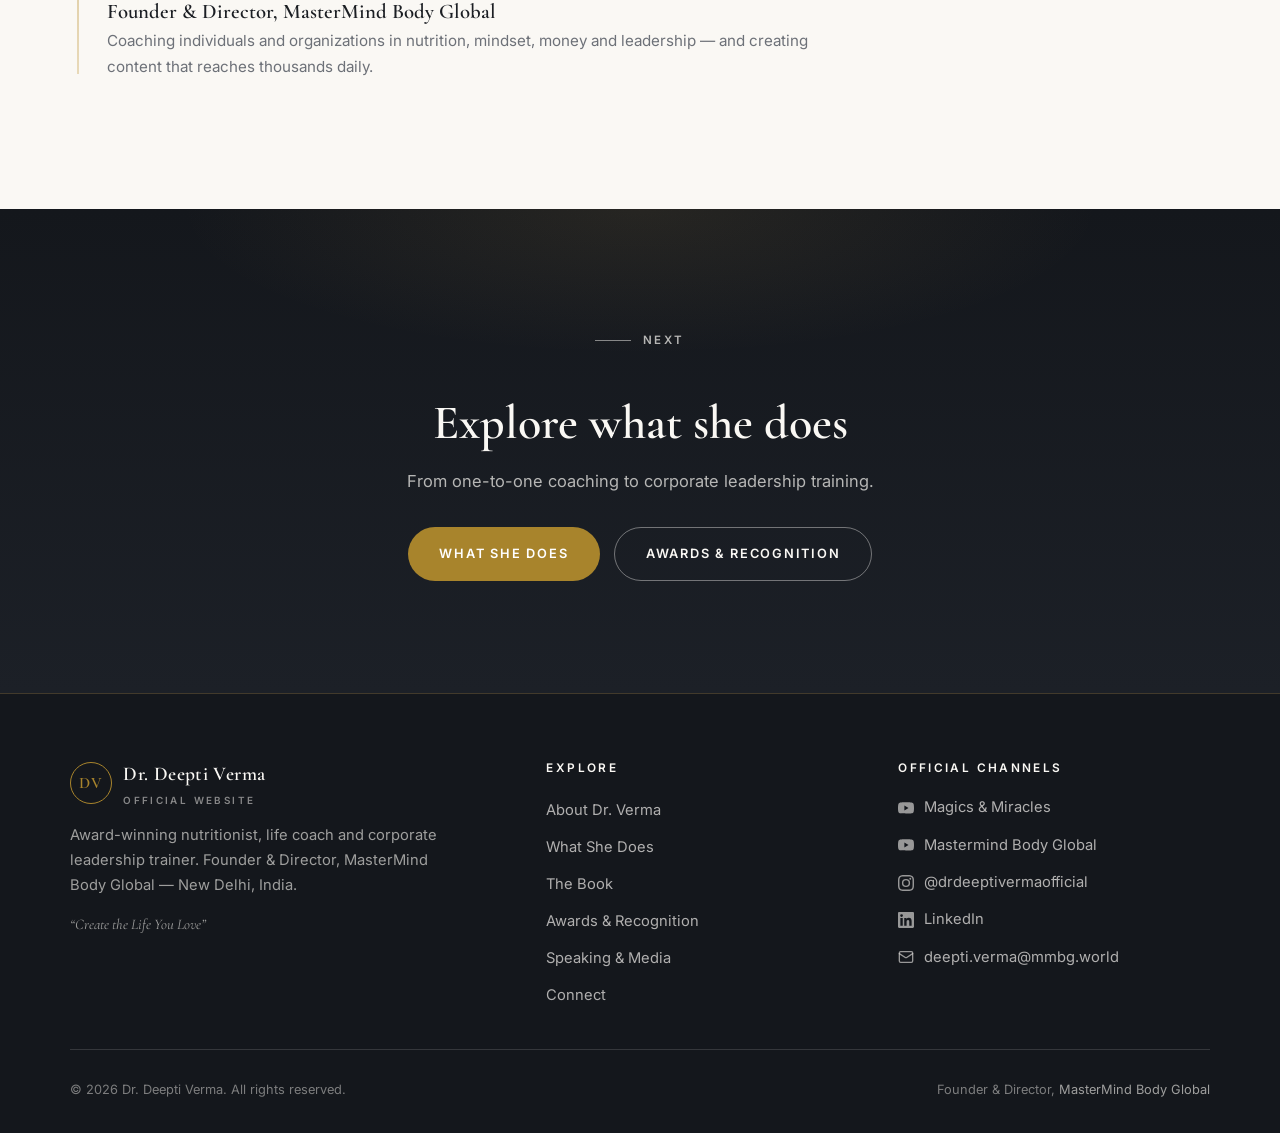
<file: about/index.html>
<!DOCTYPE html>
<html lang="en">
<head>
  <meta charset="UTF-8">
  <meta name="viewport" content="width=device-width, initial-scale=1.0">
  <title>About — Dr. Deepti Verma | Nutritionist, Life Coach &amp; Wellness Expert</title>
  <meta name="description" content="The story of Dr. Deepti Verma — 30+ years in nutrition and dietetics, from leading the Nutrition Division at VLCC Healthcare to directing MasterMind Body Global. Doctorate, Gold Medallist, certified life coach and yoga trainer.">
  <link rel="canonical" href="https://www.drdeeptiverma.world/about/">
  <meta property="og:type" content="profile">
  <meta property="og:title" content="About Dr. Deepti Verma">
  <meta property="og:description" content="30+ years in nutrition and dietetics. Doctorate from the Ministry of Health, Certified Life Coach (Tony Robbins Academy), Founder &amp; Director of MasterMind Body Global.">
  <meta property="og:url" content="https://www.drdeeptiverma.world/about/">
  <link rel="icon" type="image/svg+xml" href="../assets/favicon.svg">
  <link rel="preconnect" href="https://fonts.googleapis.com">
  <link rel="preconnect" href="https://fonts.gstatic.com" crossorigin>
  <link href="https://fonts.googleapis.com/css2?family=Cormorant+Garamond:ital,wght@0,500;0,600;1,500&family=Inter:wght@400;500;600&display=swap" rel="stylesheet">
  <link rel="stylesheet" href="../assets/css/style.css">
</head>
<body>

  <header class="site-header header-on-dark">
    <div class="wrap nav-bar">
      <a class="brand" href="../">
        <span class="seal">DV</span>
        <span>
          <span class="brand-name">Dr. Deepti Verma</span>
          <span class="brand-sub">Create the Life You Love</span>
        </span>
      </a>
      <nav aria-label="Primary">
        <ul class="nav-links" id="nav-links">
          <li><a href="../">Home</a></li>
          <li><a href="./" class="active">About</a></li>
          <li><a href="../services/">What She Does</a></li>
          <li><a href="../book/">Book</a></li>
          <li><a href="../awards/">Awards</a></li>
          <li><a href="../speaking/">Speaking</a></li>
          <li><a href="../connect/" class="nav-cta">Connect</a></li>
        </ul>
      </nav>
      <button class="nav-toggle" aria-label="Open menu" aria-expanded="false" aria-controls="nav-links">
        <span></span><span></span><span></span>
      </button>
    </div>
  </header>

  <main>
    <section class="page-hero">
      <div class="wrap">
        <p class="eyebrow" style="justify-content: center;">The Story</p>
        <h1>About Dr. Deepti Verma</h1>
        <p>
          A nutritionist, life coach and wellness expert with over 30 years of experience —
          and a career that spans clinical practice, education, coaching and corporate training.
        </p>
        <nav class="breadcrumb" aria-label="Breadcrumb"><a href="../">Home</a><span>›</span><span>About</span></nav>
      </div>
    </section>

    <section class="section">
      <div class="wrap about-layout">
        <article class="article reveal">
          <figure class="figure lead-figure">
            <img src="../assets/images/femina-miss-india-2020.jpg"
                 alt="Dr. Deepti Verma featured as jury of VLCC Femina Miss India — Miss Holistic Health 2020, as Head of Nutrition, VLCC Institute"
                 width="1206" height="1168" loading="lazy" decoding="async">
            <figcaption>On the jury of VLCC Femina Miss India — Miss Holistic Health 2020, as Head of Nutrition at the VLCC Institute.</figcaption>
          </figure>
          <h2>Three decades in nutrition &amp; dietetics</h2>
          <p>
            Dr. Deepti Verma is a <strong>Nutritionist, Life Coach and Wellness Expert</strong> with more than
            <strong>30 years of experience</strong> in nutrition and dietetics. She began her career
            <strong>leading the Nutrition Division at VLCC Healthcare Ltd.</strong>, one of the region's
            best-known wellness organizations, where she oversaw wellness and education programs across
            <strong>India, South Asia and the Middle East</strong>.
          </p>
          <p>
            Her academic foundation is equally distinguished: she is a <strong>Gold Medallist in Food and
            Nutrition</strong> and holds a <strong>Doctorate awarded by the Ministry of Health</strong>.
          </p>

          <h2>An integrated philosophy</h2>
          <p>
            What sets Dr. Verma apart is her refusal to treat the body and the mind as separate projects.
            She is a <strong>Certified Life Coach through the Tony Robbins Academy</strong> and an
            <strong>Advanced Yoga Trainer accredited by Yoga Alliance International</strong> — credentials
            that let her bring clinical nutrition expertise and mindset coaching together rather than
            treating them as separate things.
          </p>
          <p>
            This integrated approach shapes everything she does: a client working on weight management is
            also supported on stress and self-belief; a professional building leadership skills is also
            coached on resilience and wellbeing.
          </p>

          <h2>Leading MasterMind Body Global</h2>
          <p>
            Today, as <strong>Founder &amp; Director of MasterMind Body Global (MMBG)</strong>, Dr. Verma works with
            individuals on nutrition and weight management — including supporting clients managing
            <strong>diabetes, hypertension and other chronic conditions alongside their existing medical
            care</strong> — as well as on life transformation, mindset and money coaching.
          </p>
          <p>
            She also works with organizations on <strong>corporate leadership, communication and team
            training</strong>, and appears as a speaker at national and international corporates and
            universities.
          </p>

          <h2>Beyond the practice</h2>
          <p>
            Outside her practice, Dr. Verma has served as a <strong>trainer and judge for the Femina Miss
            India prelims</strong>. She also competes as a <strong>state-level athlete</strong>, having won
            <strong>Gold and Silver medals for Delhi State</strong> — proof that she practices the
            discipline and vitality she teaches.
          </p>
          <p>
            Through her YouTube channel <strong>Magics &amp; Miracles</strong> and her Instagram
            communities, she shares daily inspiration, nutrition guidance and life-transformation
            sessions with an audience of tens of thousands.
          </p>

          <h2>Career journey</h2>
          <ul class="timeline">
            <li>
              <span class="t-label">The Foundation</span>
              <h3>Gold Medal &amp; Doctorate</h3>
              <p>Graduates as a Gold Medallist in Food and Nutrition; later awarded a Doctorate by the Ministry of Health.</p>
            </li>
            <li>
              <span class="t-label">Early Career</span>
              <h3>Head of Nutrition Division, VLCC Healthcare Ltd.</h3>
              <p>Leads wellness and education programs across India, South Asia and the Middle East.</p>
            </li>
            <li>
              <span class="t-label">Expanding the Craft</span>
              <h3>Coaching &amp; Yoga Certifications</h3>
              <p>Certified Life Coach (Tony Robbins Academy) and Advanced Yoga Trainer (Yoga Alliance International).</p>
            </li>
            <li>
              <span class="t-label">2019 – 2023</span>
              <h3>National &amp; International Recognition</h3>
              <p>Lifetime Achievement Award (2019), Women of Substance (2022–23), 50 Women Icon (2023), Indo Asia Excellence in Education, Singapore (2023).</p>
            </li>
            <li>
              <span class="t-label">Published Author</span>
              <h3>Launches “Master Your Mind &amp; Body”</h3>
              <p>Releases her Amazon bestselling book — <em>Create the Life You Love</em> — distilling three decades of practice into fourteen chapters, celebrated at a book launch in New Delhi.</p>
            </li>
            <li>
              <span class="t-label">Today</span>
              <h3>Founder &amp; Director, MasterMind Body Global</h3>
              <p>Coaching individuals and organizations in nutrition, mindset, money and leadership — and creating content that reaches thousands daily.</p>
            </li>
          </ul>
        </article>

        <aside>
          <div class="infobox reveal">
            <div class="infobox-head">
              <div class="seal">DV</div>
              <h3>Dr. Deepti Verma</h3>
              <p>At a Glance</p>
            </div>
            <dl>
              <div class="row"><dt>Based in</dt><dd>New Delhi, India</dd></div>
              <div class="row"><dt>Profession</dt><dd>Nutritionist · Life Coach · Corporate Leadership Trainer</dd></div>
              <div class="row"><dt>Experience</dt><dd>30+ years in nutrition &amp; dietetics</dd></div>
              <div class="row"><dt>Role</dt><dd>Founder &amp; Director, MasterMind Body Global</dd></div>
              <div class="row"><dt>Education</dt><dd>Doctorate (Ministry of Health) · Gold Medal, Food &amp; Nutrition</dd></div>
              <div class="row"><dt>Certified</dt><dd>Life Coach (Tony Robbins Academy) · Advanced Yoga Trainer (Yoga Alliance Intl.)</dd></div>
              <div class="row"><dt>Known for</dt><dd>“Create the Life You Love”</dd></div>
              <div class="row"><dt>Email</dt><dd><a href="mailto:deepti.verma@mmbg.world">deepti.verma@mmbg.world</a></dd></div>
            </dl>
          </div>
        </aside>
      </div>
    </section>

    <section class="section dark cta-band">
      <div class="wrap reveal">
        <p class="eyebrow" style="justify-content: center;">Next</p>
        <h2>Explore what she does</h2>
        <p>From one-to-one coaching to corporate leadership training.</p>
        <div class="hero-actions" style="margin-top: 0;">
          <a class="btn btn-gold" href="../services/">What She Does</a>
          <a class="btn btn-outline-light" href="../awards/">Awards &amp; Recognition</a>
        </div>
      </div>
    </section>
  </main>

  <footer class="site-footer">
    <div class="wrap">
      <div class="footer-grid">
        <div class="footer-brand">
          <a class="brand" href="../">
            <span class="seal">DV</span>
            <span>
              <span class="brand-name">Dr. Deepti Verma</span>
              <span class="brand-sub" style="color: rgba(250,248,244,0.5);">Official Website</span>
            </span>
          </a>
          <p>Award-winning nutritionist, life coach and corporate leadership trainer.
             Founder &amp; Director, MasterMind Body Global — New Delhi, India.</p>
          <p class="footer-motto">“Create the Life You Love”</p>
        </div>
        <div>
          <h4>Explore</h4>
          <ul class="footer-links">
            <li><a href="./">About Dr. Verma</a></li>
            <li><a href="../services/">What She Does</a></li>
            <li><a href="../book/">The Book</a></li>
            <li><a href="../awards/">Awards &amp; Recognition</a></li>
            <li><a href="../speaking/">Speaking &amp; Media</a></li>
            <li><a href="../connect/">Connect</a></li>
          </ul>
        </div>
        <div>
          <h4>Official Channels</h4>
          <ul class="footer-links">
            <li><a href="https://www.youtube.com/@magicsmiraclesbydrdeeptiverma" target="_blank" rel="noopener">
              <svg viewBox="0 0 24 24" fill="currentColor" aria-hidden="true"><path d="M23.5 6.19a3.02 3.02 0 0 0-2.12-2.14C19.5 3.55 12 3.55 12 3.55s-7.5 0-9.38.5A3.02 3.02 0 0 0 .5 6.19C0 8.07 0 12 0 12s0 3.93.5 5.81a3.02 3.02 0 0 0 2.12 2.14c1.88.5 9.38.5 9.38.5s7.5 0 9.38-.5a3.02 3.02 0 0 0 2.12-2.14C24 15.93 24 12 24 12s0-3.93-.5-5.81zM9.55 15.57V8.43L15.82 12l-6.27 3.57z"/></svg>
              Magics &amp; Miracles</a></li>
            <li><a href="https://www.youtube.com/@MASTERMINDBODYGLOBAL" target="_blank" rel="noopener">
              <svg viewBox="0 0 24 24" fill="currentColor" aria-hidden="true"><path d="M23.5 6.19a3.02 3.02 0 0 0-2.12-2.14C19.5 3.55 12 3.55 12 3.55s-7.5 0-9.38.5A3.02 3.02 0 0 0 .5 6.19C0 8.07 0 12 0 12s0 3.93.5 5.81a3.02 3.02 0 0 0 2.12 2.14c1.88.5 9.38.5 9.38.5s7.5 0 9.38-.5a3.02 3.02 0 0 0 2.12-2.14C24 15.93 24 12 24 12s0-3.93-.5-5.81zM9.55 15.57V8.43L15.82 12l-6.27 3.57z"/></svg>
              Mastermind Body Global</a></li>
            <li><a href="https://www.instagram.com/drdeeptivermaofficial" target="_blank" rel="noopener">
              <svg viewBox="0 0 24 24" fill="currentColor" aria-hidden="true"><path d="M12 2.16c3.2 0 3.58.01 4.85.07 1.17.05 1.8.25 2.23.41.56.22.96.48 1.38.9.42.42.68.82.9 1.38.16.42.36 1.06.41 2.23.06 1.27.07 1.65.07 4.85s-.01 3.58-.07 4.85c-.05 1.17-.25 1.8-.41 2.23-.22.56-.48.96-.9 1.38-.42.42-.82.68-1.38.9-.42.16-1.06.36-2.23.41-1.27.06-1.65.07-4.85.07s-3.58-.01-4.85-.07c-1.17-.05-1.8-.25-2.23-.41a3.72 3.72 0 0 1-1.38-.9 3.72 3.72 0 0 1-.9-1.38c-.16-.42-.36-1.06-.41-2.23-.06-1.27-.07-1.65-.07-4.85s.01-3.58.07-4.85c.05-1.17.25-1.8.41-2.23.22-.56.48-.96.9-1.38.42-.42.82-.68 1.38-.9.42-.16 1.06-.36 2.23-.41 1.27-.06 1.65-.07 4.85-.07zM12 0C8.74 0 8.33.01 7.05.07 5.78.13 4.9.33 4.14.63a5.88 5.88 0 0 0-2.13 1.38A5.88 5.88 0 0 0 .63 4.14C.33 4.9.13 5.78.07 7.05.01 8.33 0 8.74 0 12s.01 3.67.07 4.95c.06 1.27.26 2.15.56 2.91.3.79.72 1.46 1.38 2.13a5.88 5.88 0 0 0 2.13 1.38c.76.3 1.64.5 2.91.56C8.33 23.99 8.74 24 12 24s3.67-.01 4.95-.07c1.27-.06 2.15-.26 2.91-.56a5.88 5.88 0 0 0 2.13-1.38 5.88 5.88 0 0 0 1.38-2.13c.3-.76.5-1.64.56-2.91.06-1.28.07-1.69.07-4.95s-.01-3.67-.07-4.95c-.06-1.27-.26-2.15-.56-2.91a5.88 5.88 0 0 0-1.38-2.13A5.88 5.88 0 0 0 19.86.63c-.76-.3-1.64-.5-2.91-.56C15.67.01 15.26 0 12 0zm0 5.84A6.16 6.16 0 1 0 12 18.16 6.16 6.16 0 0 0 12 5.84zm0 10.16A4 4 0 1 1 12 8a4 4 0 0 1 0 8zm6.4-11.85a1.44 1.44 0 1 1 0 2.88 1.44 1.44 0 0 1 0-2.88z"/></svg>
              @drdeeptivermaofficial</a></li>
            <li><a href="https://www.linkedin.com/in/deepti-verma-950991370/" target="_blank" rel="noopener">
              <svg viewBox="0 0 24 24" fill="currentColor" aria-hidden="true"><path d="M20.45 20.45h-3.55v-5.57c0-1.33-.03-3.04-1.85-3.04-1.86 0-2.14 1.45-2.14 2.94v5.67H9.35V9h3.41v1.56h.05a3.74 3.74 0 0 1 3.37-1.85c3.6 0 4.27 2.37 4.27 5.46v6.28zM5.34 7.43a2.06 2.06 0 1 1 0-4.12 2.06 2.06 0 0 1 0 4.12zM7.12 20.45H3.56V9h3.56v11.45zM22.23 0H1.77C.79 0 0 .77 0 1.72v20.55C0 23.23.79 24 1.77 24h20.45c.98 0 1.78-.77 1.78-1.72V1.72C24 .77 23.2 0 22.23 0z"/></svg>
              LinkedIn</a></li>
            <li><a href="mailto:deepti.verma@mmbg.world">
              <svg viewBox="0 0 24 24" fill="none" stroke="currentColor" stroke-width="2" stroke-linecap="round" stroke-linejoin="round" aria-hidden="true"><rect x="2" y="4" width="20" height="16" rx="2"/><path d="m22 7-8.97 5.7a1.94 1.94 0 0 1-2.06 0L2 7"/></svg>
              deepti.verma@mmbg.world</a></li>
          </ul>
        </div>
      </div>
      <div class="footer-bottom">
        <span>© <span data-year>2026</span> Dr. Deepti Verma. All rights reserved.</span>
        <span>Founder &amp; Director, <a href="https://mmbg.world" target="_blank" rel="noopener">MasterMind Body Global</a></span>
      </div>
    </div>
  </footer>

  <script src="../assets/js/main.js"></script>
</body>
</html>
</file>
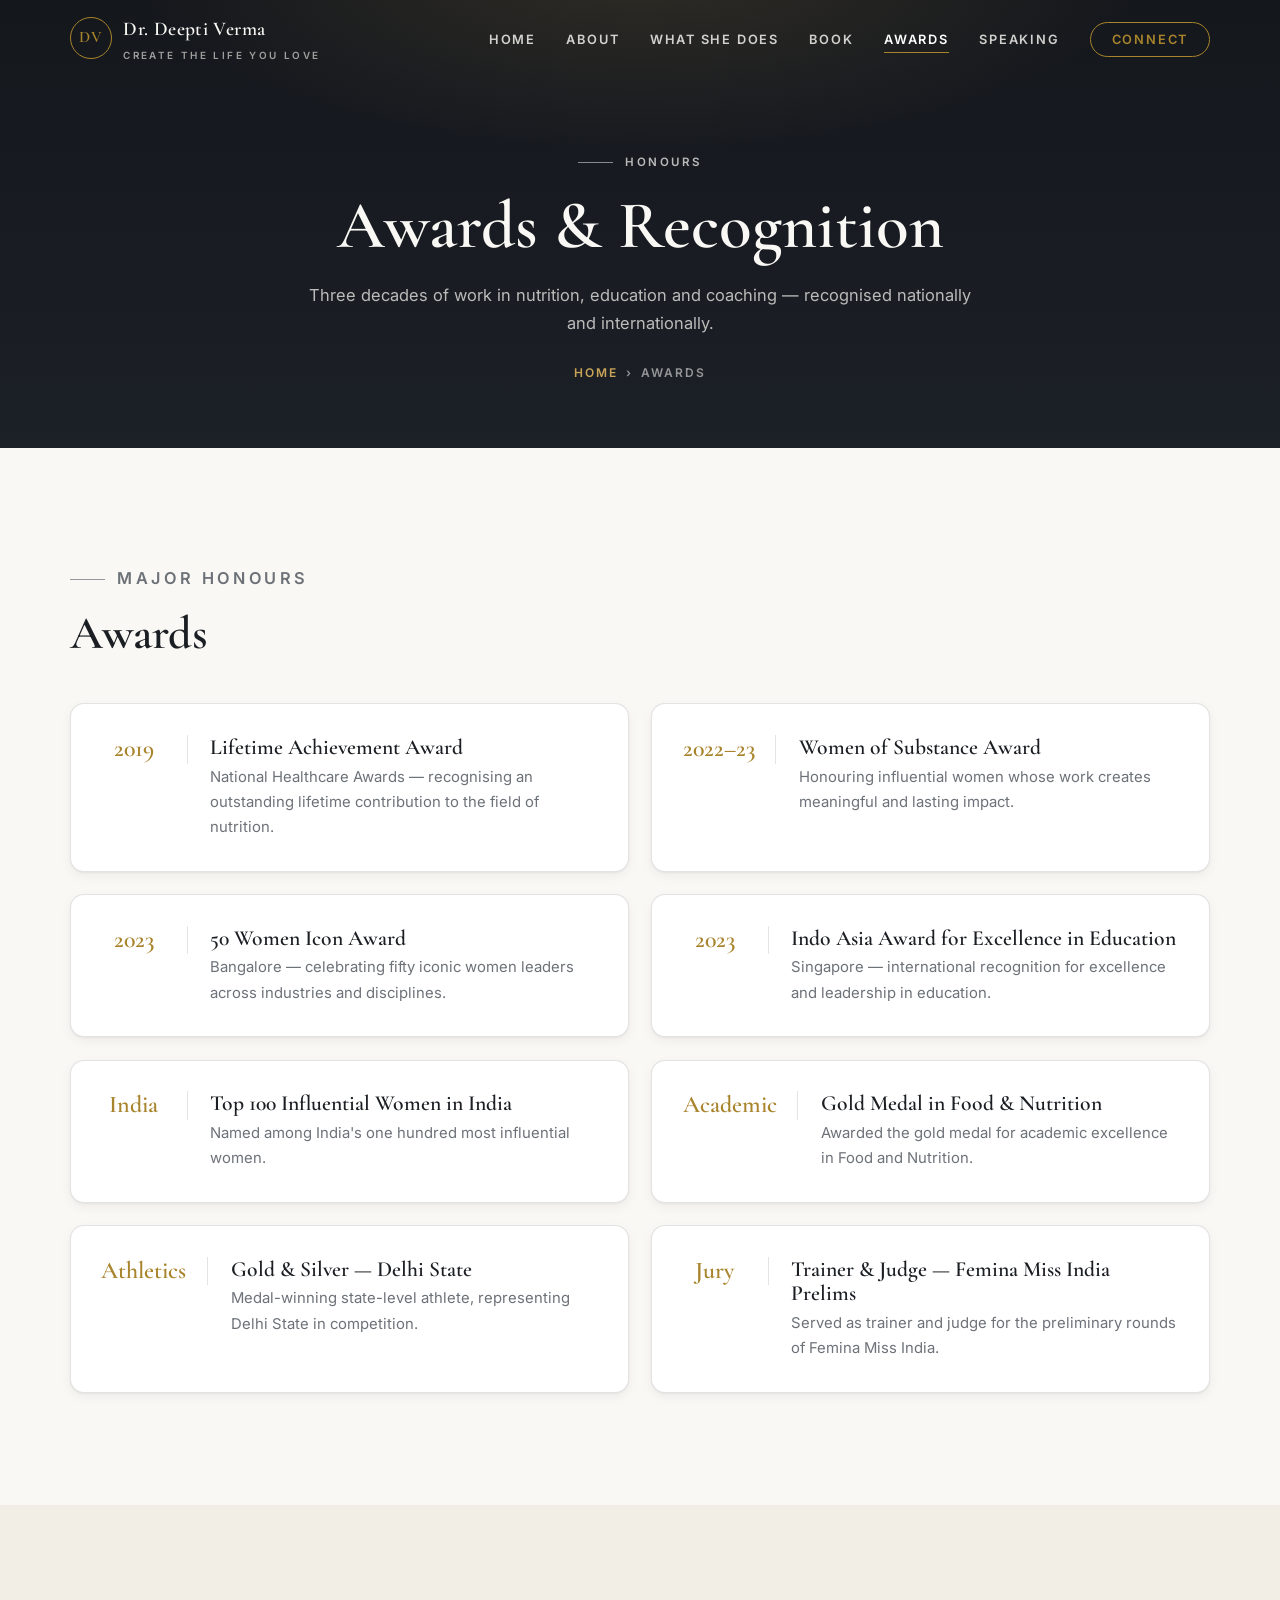
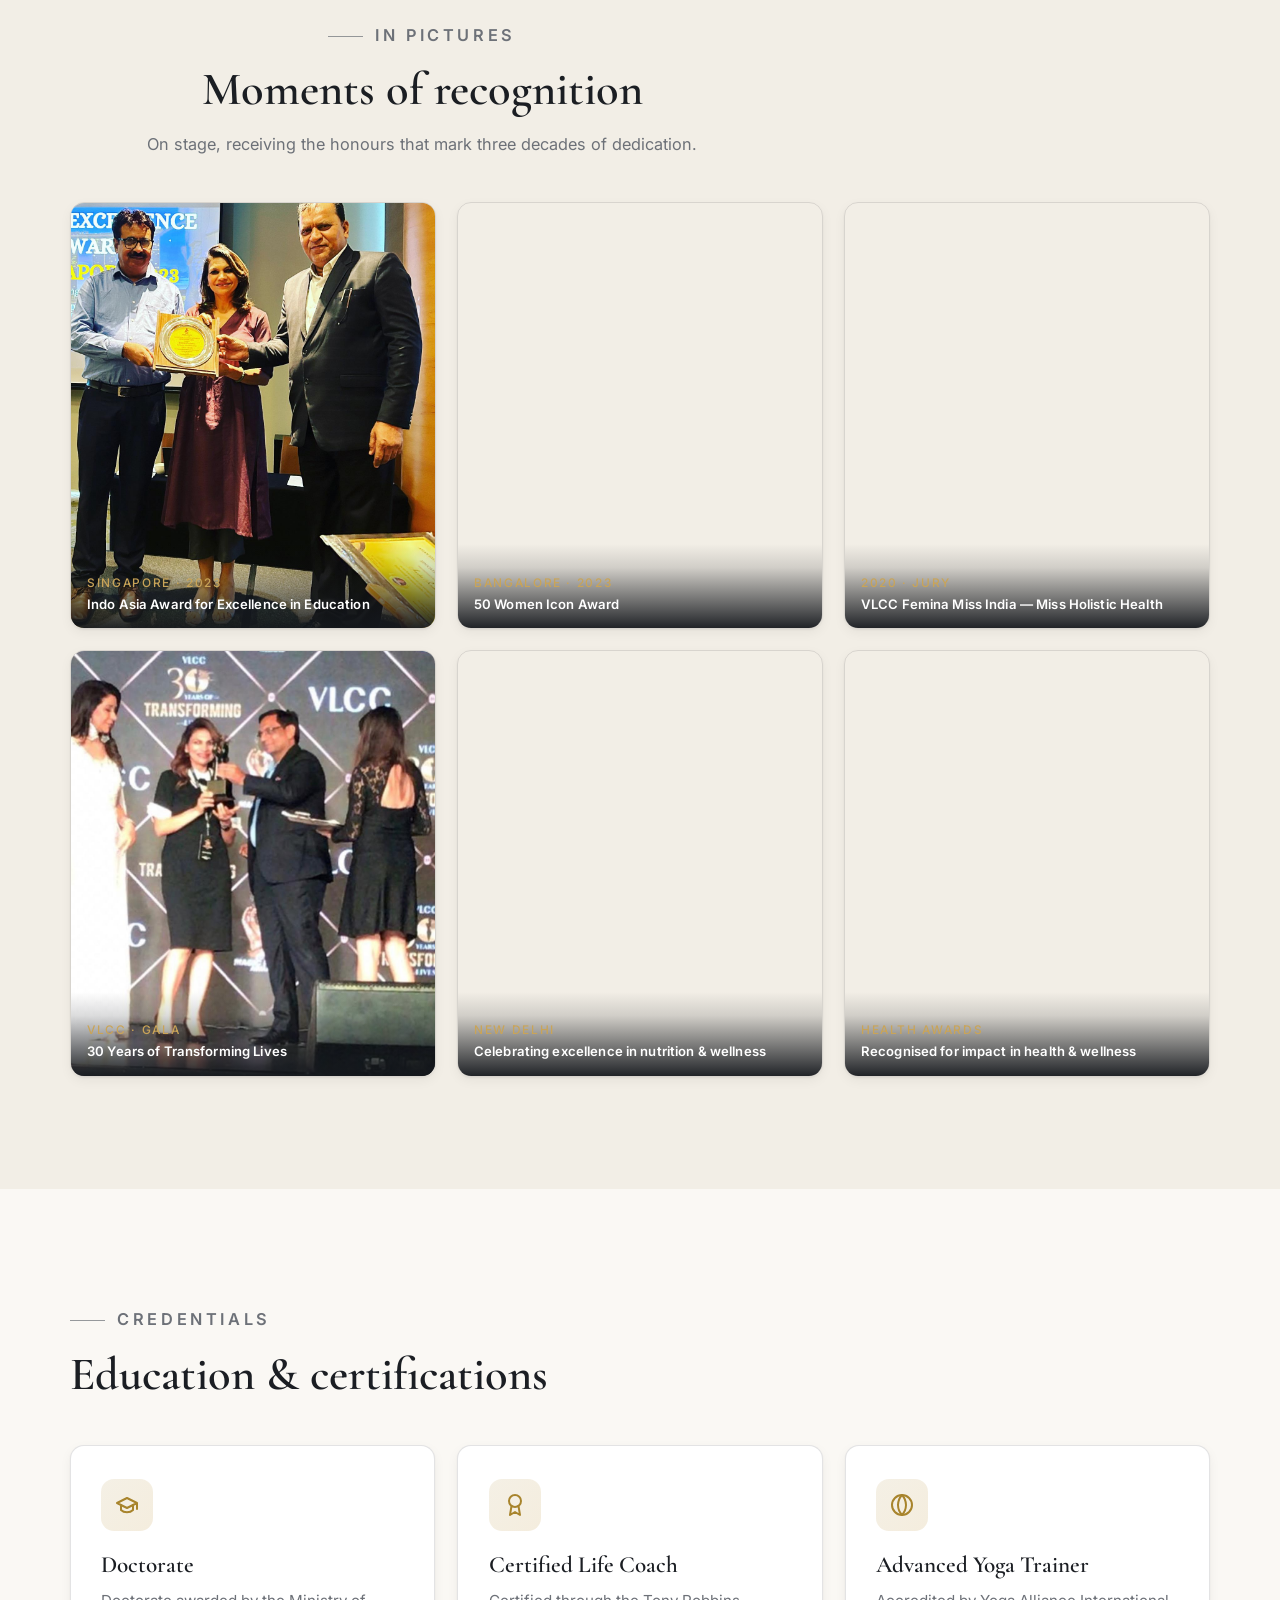
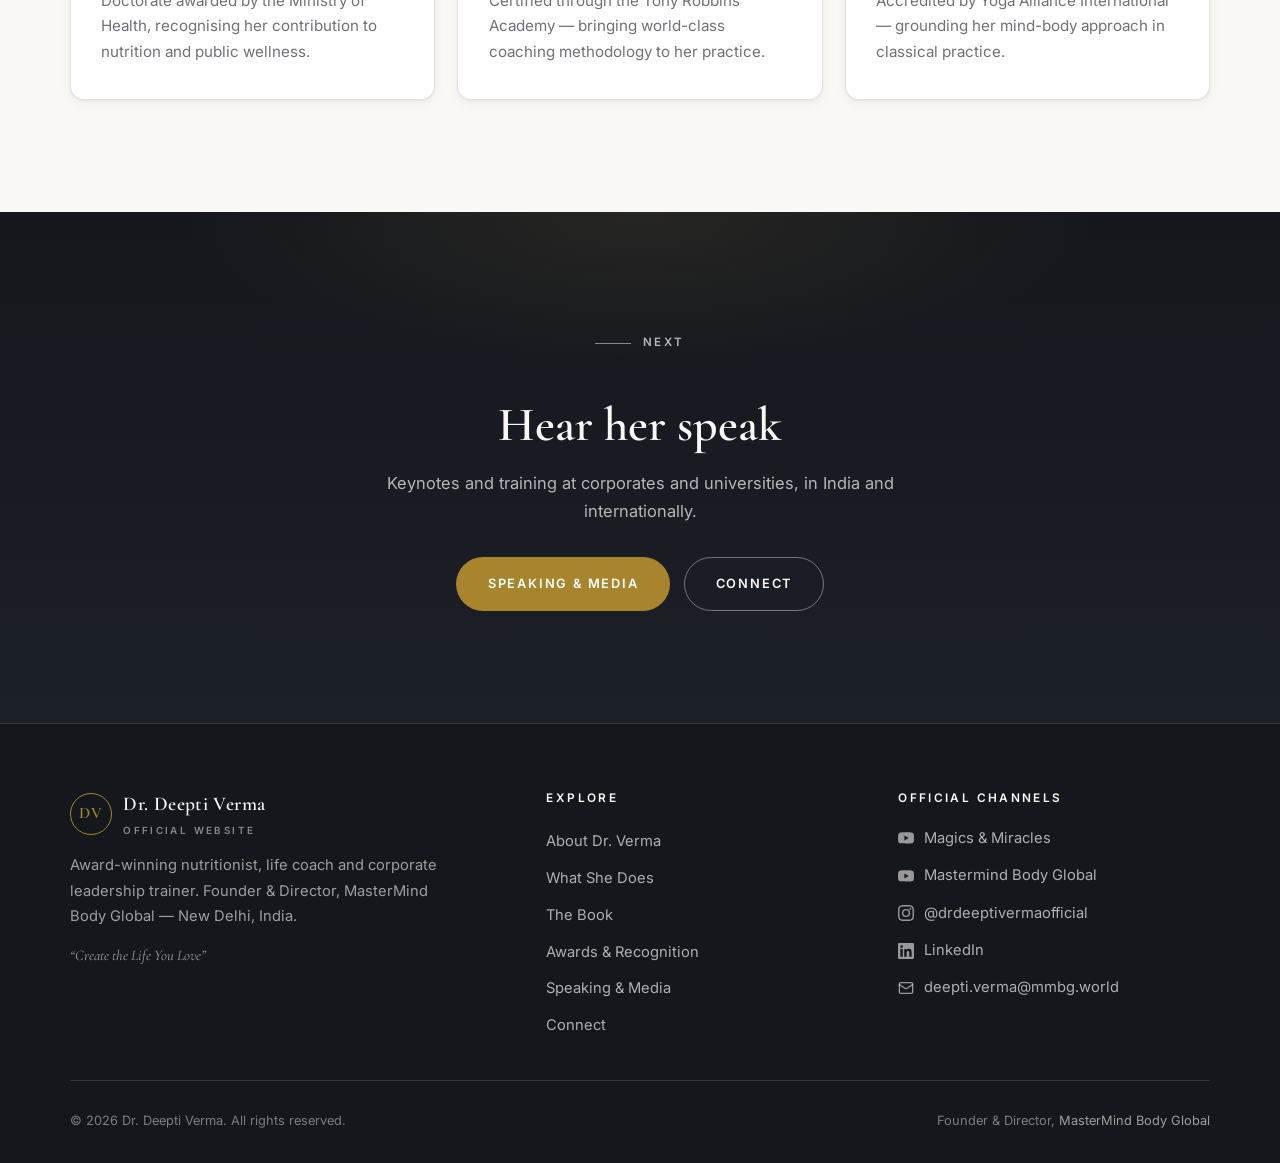
<file: awards/index.html>
<!DOCTYPE html>
<html lang="en">
<head>
  <meta charset="UTF-8">
  <meta name="viewport" content="width=device-width, initial-scale=1.0">
  <title>Awards &amp; Recognition — Dr. Deepti Verma</title>
  <meta name="description" content="Honours earned by Dr. Deepti Verma: Lifetime Achievement Award (National Healthcare Awards 2019), Women of Substance (2022–23), 50 Women Icon Award (2023), Indo Asia Award for Excellence in Education (Singapore, 2023) and more.">
  <link rel="canonical" href="https://www.drdeeptiverma.world/awards/">
  <meta property="og:type" content="website">
  <meta property="og:title" content="Awards &amp; Recognition — Dr. Deepti Verma">
  <meta property="og:description" content="Three decades of work in nutrition, education and coaching — honoured across India and internationally.">
  <meta property="og:url" content="https://www.drdeeptiverma.world/awards/">
  <link rel="icon" type="image/svg+xml" href="../assets/favicon.svg">
  <link rel="preconnect" href="https://fonts.googleapis.com">
  <link rel="preconnect" href="https://fonts.gstatic.com" crossorigin>
  <link href="https://fonts.googleapis.com/css2?family=Cormorant+Garamond:ital,wght@0,500;0,600;1,500&family=Inter:wght@400;500;600&display=swap" rel="stylesheet">
  <link rel="stylesheet" href="../assets/css/style.css">
</head>
<body>

  <header class="site-header header-on-dark">
    <div class="wrap nav-bar">
      <a class="brand" href="../">
        <span class="seal">DV</span>
        <span>
          <span class="brand-name">Dr. Deepti Verma</span>
          <span class="brand-sub">Create the Life You Love</span>
        </span>
      </a>
      <nav aria-label="Primary">
        <ul class="nav-links" id="nav-links">
          <li><a href="../">Home</a></li>
          <li><a href="../about/">About</a></li>
          <li><a href="../services/">What She Does</a></li>
          <li><a href="../book/">Book</a></li>
          <li><a href="./" class="active">Awards</a></li>
          <li><a href="../speaking/">Speaking</a></li>
          <li><a href="../connect/" class="nav-cta">Connect</a></li>
        </ul>
      </nav>
      <button class="nav-toggle" aria-label="Open menu" aria-expanded="false" aria-controls="nav-links">
        <span></span><span></span><span></span>
      </button>
    </div>
  </header>

  <main>
    <section class="page-hero">
      <div class="wrap">
        <p class="eyebrow" style="justify-content: center;">Honours</p>
        <h1>Awards &amp; Recognition</h1>
        <p>
          Three decades of work in nutrition, education and coaching —
          recognised nationally and internationally.
        </p>
        <nav class="breadcrumb" aria-label="Breadcrumb"><a href="../">Home</a><span>›</span><span>Awards</span></nav>
      </div>
    </section>

    <section class="section">
      <div class="wrap">
        <div class="section-head reveal">
          <p class="eyebrow">Major Honours</p>
          <h2>Awards</h2>
        </div>
        <div class="award-grid">
          <article class="award-card reveal">
            <div class="award-year">2019</div>
            <div>
              <h3>Lifetime Achievement Award</h3>
              <p>National Healthcare Awards — recognising an outstanding lifetime contribution to the field of nutrition.</p>
            </div>
          </article>
          <article class="award-card reveal">
            <div class="award-year">2022–23</div>
            <div>
              <h3>Women of Substance Award</h3>
              <p>Honouring influential women whose work creates meaningful and lasting impact.</p>
            </div>
          </article>
          <article class="award-card reveal">
            <div class="award-year">2023</div>
            <div>
              <h3>50 Women Icon Award</h3>
              <p>Bangalore — celebrating fifty iconic women leaders across industries and disciplines.</p>
            </div>
          </article>
          <article class="award-card reveal">
            <div class="award-year">2023</div>
            <div>
              <h3>Indo Asia Award for Excellence in Education</h3>
              <p>Singapore — international recognition for excellence and leadership in education.</p>
            </div>
          </article>
          <article class="award-card reveal">
            <div class="award-year">India</div>
            <div>
              <h3>Top 100 Influential Women in India</h3>
              <p>Named among India's one hundred most influential women.</p>
            </div>
          </article>
          <article class="award-card reveal">
            <div class="award-year">Academic</div>
            <div>
              <h3>Gold Medal in Food &amp; Nutrition</h3>
              <p>Awarded the gold medal for academic excellence in Food and Nutrition.</p>
            </div>
          </article>
          <article class="award-card reveal">
            <div class="award-year">Athletics</div>
            <div>
              <h3>Gold &amp; Silver — Delhi State</h3>
              <p>Medal-winning state-level athlete, representing Delhi State in competition.</p>
            </div>
          </article>
          <article class="award-card reveal">
            <div class="award-year">Jury</div>
            <div>
              <h3>Trainer &amp; Judge — Femina Miss India Prelims</h3>
              <p>Served as trainer and judge for the preliminary rounds of Femina Miss India.</p>
            </div>
          </article>
        </div>
      </div>
    </section>

    <!-- Photo gallery -->
    <section class="section tinted">
      <div class="wrap">
        <div class="section-head center reveal">
          <p class="eyebrow">In Pictures</p>
          <h2>Moments of recognition</h2>
          <p>On stage, receiving the honours that mark three decades of dedication.</p>
        </div>
        <div class="gallery">
          <figure class="reveal">
            <img src="../assets/images/award-singapore-education-2023.jpg"
                 alt="Dr. Deepti Verma receiving the Asian Excellence Award in Singapore, 2023"
                 width="1170" height="1462" loading="lazy" decoding="async">
            <figcaption><span>Singapore · 2023</span>Indo Asia Award for Excellence in Education</figcaption>
          </figure>
          <figure class="reveal">
            <img src="../assets/images/award-50-women-icon-2023.jpg"
                 alt="Dr. Deepti Verma honoured as a Top 50 Women Icon, 2023"
                 width="1169" height="1430" loading="lazy" decoding="async">
            <figcaption><span>Bangalore · 2023</span>50 Women Icon Award</figcaption>
          </figure>
          <figure class="reveal">
            <img src="../assets/images/femina-miss-india-2020.jpg"
                 alt="Dr. Deepti Verma on the jury of VLCC Femina Miss India, Miss Holistic Health 2020"
                 width="1206" height="1168" loading="lazy" decoding="async">
            <figcaption><span>2020 · Jury</span>VLCC Femina Miss India — Miss Holistic Health</figcaption>
          </figure>
          <figure class="reveal">
            <img src="../assets/images/award-vlcc-30-years.jpg"
                 alt="Dr. Deepti Verma at the VLCC 30 Years of Transforming Lives gala"
                 width="1206" height="1187" loading="lazy" decoding="async">
            <figcaption><span>VLCC · Gala</span>30 Years of Transforming Lives</figcaption>
          </figure>
          <figure class="reveal">
            <img src="../assets/images/award-delhi-honour.jpg"
                 alt="Dr. Deepti Verma receiving an honour on stage in New Delhi"
                 width="753" height="1280" loading="lazy" decoding="async">
            <figcaption><span>New Delhi</span>Celebrating excellence in nutrition &amp; wellness</figcaption>
          </figure>
          <figure class="reveal">
            <img src="../assets/images/award-rising-star.jpg"
                 alt="Dr. Deepti Verma at a health and wellness awards ceremony"
                 width="1206" height="1159" loading="lazy" decoding="async">
            <figcaption><span>Health Awards</span>Recognised for impact in health &amp; wellness</figcaption>
          </figure>
        </div>
      </div>
    </section>

    <section class="section">
      <div class="wrap">
        <div class="section-head reveal">
          <p class="eyebrow">Credentials</p>
          <h2>Education &amp; certifications</h2>
        </div>
        <div class="card-grid">
          <article class="card reveal">
            <div class="card-icon">
              <svg viewBox="0 0 24 24" fill="none" stroke="currentColor" stroke-width="2" stroke-linecap="round" stroke-linejoin="round" aria-hidden="true"><path d="M22 10v6M2 10l10-5 10 5-10 5z"/><path d="M6 12v5c3 3 9 3 12 0v-5"/></svg>
            </div>
            <h3>Doctorate</h3>
            <p>Doctorate awarded by the Ministry of Health, recognising her contribution to nutrition and public wellness.</p>
          </article>
          <article class="card reveal">
            <div class="card-icon">
              <svg viewBox="0 0 24 24" fill="none" stroke="currentColor" stroke-width="2" stroke-linecap="round" stroke-linejoin="round" aria-hidden="true"><circle cx="12" cy="8" r="6"/><path d="M15.477 12.89 17 22l-5-3-5 3 1.523-9.11"/></svg>
            </div>
            <h3>Certified Life Coach</h3>
            <p>Certified through the Tony Robbins Academy — bringing world-class coaching methodology to her practice.</p>
          </article>
          <article class="card reveal">
            <div class="card-icon">
              <svg viewBox="0 0 24 24" fill="none" stroke="currentColor" stroke-width="2" stroke-linecap="round" stroke-linejoin="round" aria-hidden="true"><circle cx="12" cy="12" r="10"/><path d="M12 2a15.3 15.3 0 0 1 4 10 15.3 15.3 0 0 1-4 10 15.3 15.3 0 0 1-4-10 15.3 15.3 0 0 1 4-10z"/></svg>
            </div>
            <h3>Advanced Yoga Trainer</h3>
            <p>Accredited by Yoga Alliance International — grounding her mind-body approach in classical practice.</p>
          </article>
        </div>
      </div>
    </section>

    <section class="section dark cta-band">
      <div class="wrap reveal">
        <p class="eyebrow" style="justify-content: center;">Next</p>
        <h2>Hear her speak</h2>
        <p>Keynotes and training at corporates and universities, in India and internationally.</p>
        <div class="hero-actions" style="margin-top: 0;">
          <a class="btn btn-gold" href="../speaking/">Speaking &amp; Media</a>
          <a class="btn btn-outline-light" href="../connect/">Connect</a>
        </div>
      </div>
    </section>
  </main>

  <footer class="site-footer">
    <div class="wrap">
      <div class="footer-grid">
        <div class="footer-brand">
          <a class="brand" href="../">
            <span class="seal">DV</span>
            <span>
              <span class="brand-name">Dr. Deepti Verma</span>
              <span class="brand-sub" style="color: rgba(250,248,244,0.5);">Official Website</span>
            </span>
          </a>
          <p>Award-winning nutritionist, life coach and corporate leadership trainer.
             Founder &amp; Director, MasterMind Body Global — New Delhi, India.</p>
          <p class="footer-motto">“Create the Life You Love”</p>
        </div>
        <div>
          <h4>Explore</h4>
          <ul class="footer-links">
            <li><a href="../about/">About Dr. Verma</a></li>
            <li><a href="../services/">What She Does</a></li>
            <li><a href="../book/">The Book</a></li>
            <li><a href="./">Awards &amp; Recognition</a></li>
            <li><a href="../speaking/">Speaking &amp; Media</a></li>
            <li><a href="../connect/">Connect</a></li>
          </ul>
        </div>
        <div>
          <h4>Official Channels</h4>
          <ul class="footer-links">
            <li><a href="https://www.youtube.com/@magicsmiraclesbydrdeeptiverma" target="_blank" rel="noopener">
              <svg viewBox="0 0 24 24" fill="currentColor" aria-hidden="true"><path d="M23.5 6.19a3.02 3.02 0 0 0-2.12-2.14C19.5 3.55 12 3.55 12 3.55s-7.5 0-9.38.5A3.02 3.02 0 0 0 .5 6.19C0 8.07 0 12 0 12s0 3.93.5 5.81a3.02 3.02 0 0 0 2.12 2.14c1.88.5 9.38.5 9.38.5s7.5 0 9.38-.5a3.02 3.02 0 0 0 2.12-2.14C24 15.93 24 12 24 12s0-3.93-.5-5.81zM9.55 15.57V8.43L15.82 12l-6.27 3.57z"/></svg>
              Magics &amp; Miracles</a></li>
            <li><a href="https://www.youtube.com/@MASTERMINDBODYGLOBAL" target="_blank" rel="noopener">
              <svg viewBox="0 0 24 24" fill="currentColor" aria-hidden="true"><path d="M23.5 6.19a3.02 3.02 0 0 0-2.12-2.14C19.5 3.55 12 3.55 12 3.55s-7.5 0-9.38.5A3.02 3.02 0 0 0 .5 6.19C0 8.07 0 12 0 12s0 3.93.5 5.81a3.02 3.02 0 0 0 2.12 2.14c1.88.5 9.38.5 9.38.5s7.5 0 9.38-.5a3.02 3.02 0 0 0 2.12-2.14C24 15.93 24 12 24 12s0-3.93-.5-5.81zM9.55 15.57V8.43L15.82 12l-6.27 3.57z"/></svg>
              Mastermind Body Global</a></li>
            <li><a href="https://www.instagram.com/drdeeptivermaofficial" target="_blank" rel="noopener">
              <svg viewBox="0 0 24 24" fill="currentColor" aria-hidden="true"><path d="M12 2.16c3.2 0 3.58.01 4.85.07 1.17.05 1.8.25 2.23.41.56.22.96.48 1.38.9.42.42.68.82.9 1.38.16.42.36 1.06.41 2.23.06 1.27.07 1.65.07 4.85s-.01 3.58-.07 4.85c-.05 1.17-.25 1.8-.41 2.23-.22.56-.48.96-.9 1.38-.42.42-.82.68-1.38.9-.42.16-1.06.36-2.23.41-1.27.06-1.65.07-4.85.07s-3.58-.01-4.85-.07c-1.17-.05-1.8-.25-2.23-.41a3.72 3.72 0 0 1-1.38-.9 3.72 3.72 0 0 1-.9-1.38c-.16-.42-.36-1.06-.41-2.23-.06-1.27-.07-1.65-.07-4.85s.01-3.58.07-4.85c.05-1.17.25-1.8.41-2.23.22-.56.48-.96.9-1.38.42-.42.82-.68 1.38-.9.42-.16 1.06-.36 2.23-.41 1.27-.06 1.65-.07 4.85-.07zM12 0C8.74 0 8.33.01 7.05.07 5.78.13 4.9.33 4.14.63a5.88 5.88 0 0 0-2.13 1.38A5.88 5.88 0 0 0 .63 4.14C.33 4.9.13 5.78.07 7.05.01 8.33 0 8.74 0 12s.01 3.67.07 4.95c.06 1.27.26 2.15.56 2.91.3.79.72 1.46 1.38 2.13a5.88 5.88 0 0 0 2.13 1.38c.76.3 1.64.5 2.91.56C8.33 23.99 8.74 24 12 24s3.67-.01 4.95-.07c1.27-.06 2.15-.26 2.91-.56a5.88 5.88 0 0 0 2.13-1.38 5.88 5.88 0 0 0 1.38-2.13c.3-.76.5-1.64.56-2.91.06-1.28.07-1.69.07-4.95s-.01-3.67-.07-4.95c-.06-1.27-.26-2.15-.56-2.91a5.88 5.88 0 0 0-1.38-2.13A5.88 5.88 0 0 0 19.86.63c-.76-.3-1.64-.5-2.91-.56C15.67.01 15.26 0 12 0zm0 5.84A6.16 6.16 0 1 0 12 18.16 6.16 6.16 0 0 0 12 5.84zm0 10.16A4 4 0 1 1 12 8a4 4 0 0 1 0 8zm6.4-11.85a1.44 1.44 0 1 1 0 2.88 1.44 1.44 0 0 1 0-2.88z"/></svg>
              @drdeeptivermaofficial</a></li>
            <li><a href="https://www.linkedin.com/in/deepti-verma-950991370/" target="_blank" rel="noopener">
              <svg viewBox="0 0 24 24" fill="currentColor" aria-hidden="true"><path d="M20.45 20.45h-3.55v-5.57c0-1.33-.03-3.04-1.85-3.04-1.86 0-2.14 1.45-2.14 2.94v5.67H9.35V9h3.41v1.56h.05a3.74 3.74 0 0 1 3.37-1.85c3.6 0 4.27 2.37 4.27 5.46v6.28zM5.34 7.43a2.06 2.06 0 1 1 0-4.12 2.06 2.06 0 0 1 0 4.12zM7.12 20.45H3.56V9h3.56v11.45zM22.23 0H1.77C.79 0 0 .77 0 1.72v20.55C0 23.23.79 24 1.77 24h20.45c.98 0 1.78-.77 1.78-1.72V1.72C24 .77 23.2 0 22.23 0z"/></svg>
              LinkedIn</a></li>
            <li><a href="mailto:deepti.verma@mmbg.world">
              <svg viewBox="0 0 24 24" fill="none" stroke="currentColor" stroke-width="2" stroke-linecap="round" stroke-linejoin="round" aria-hidden="true"><rect x="2" y="4" width="20" height="16" rx="2"/><path d="m22 7-8.97 5.7a1.94 1.94 0 0 1-2.06 0L2 7"/></svg>
              deepti.verma@mmbg.world</a></li>
          </ul>
        </div>
      </div>
      <div class="footer-bottom">
        <span>© <span data-year>2026</span> Dr. Deepti Verma. All rights reserved.</span>
        <span>Founder &amp; Director, <a href="https://mmbg.world" target="_blank" rel="noopener">MasterMind Body Global</a></span>
      </div>
    </div>
  </footer>

  <script src="../assets/js/main.js"></script>
</body>
</html>
</file>
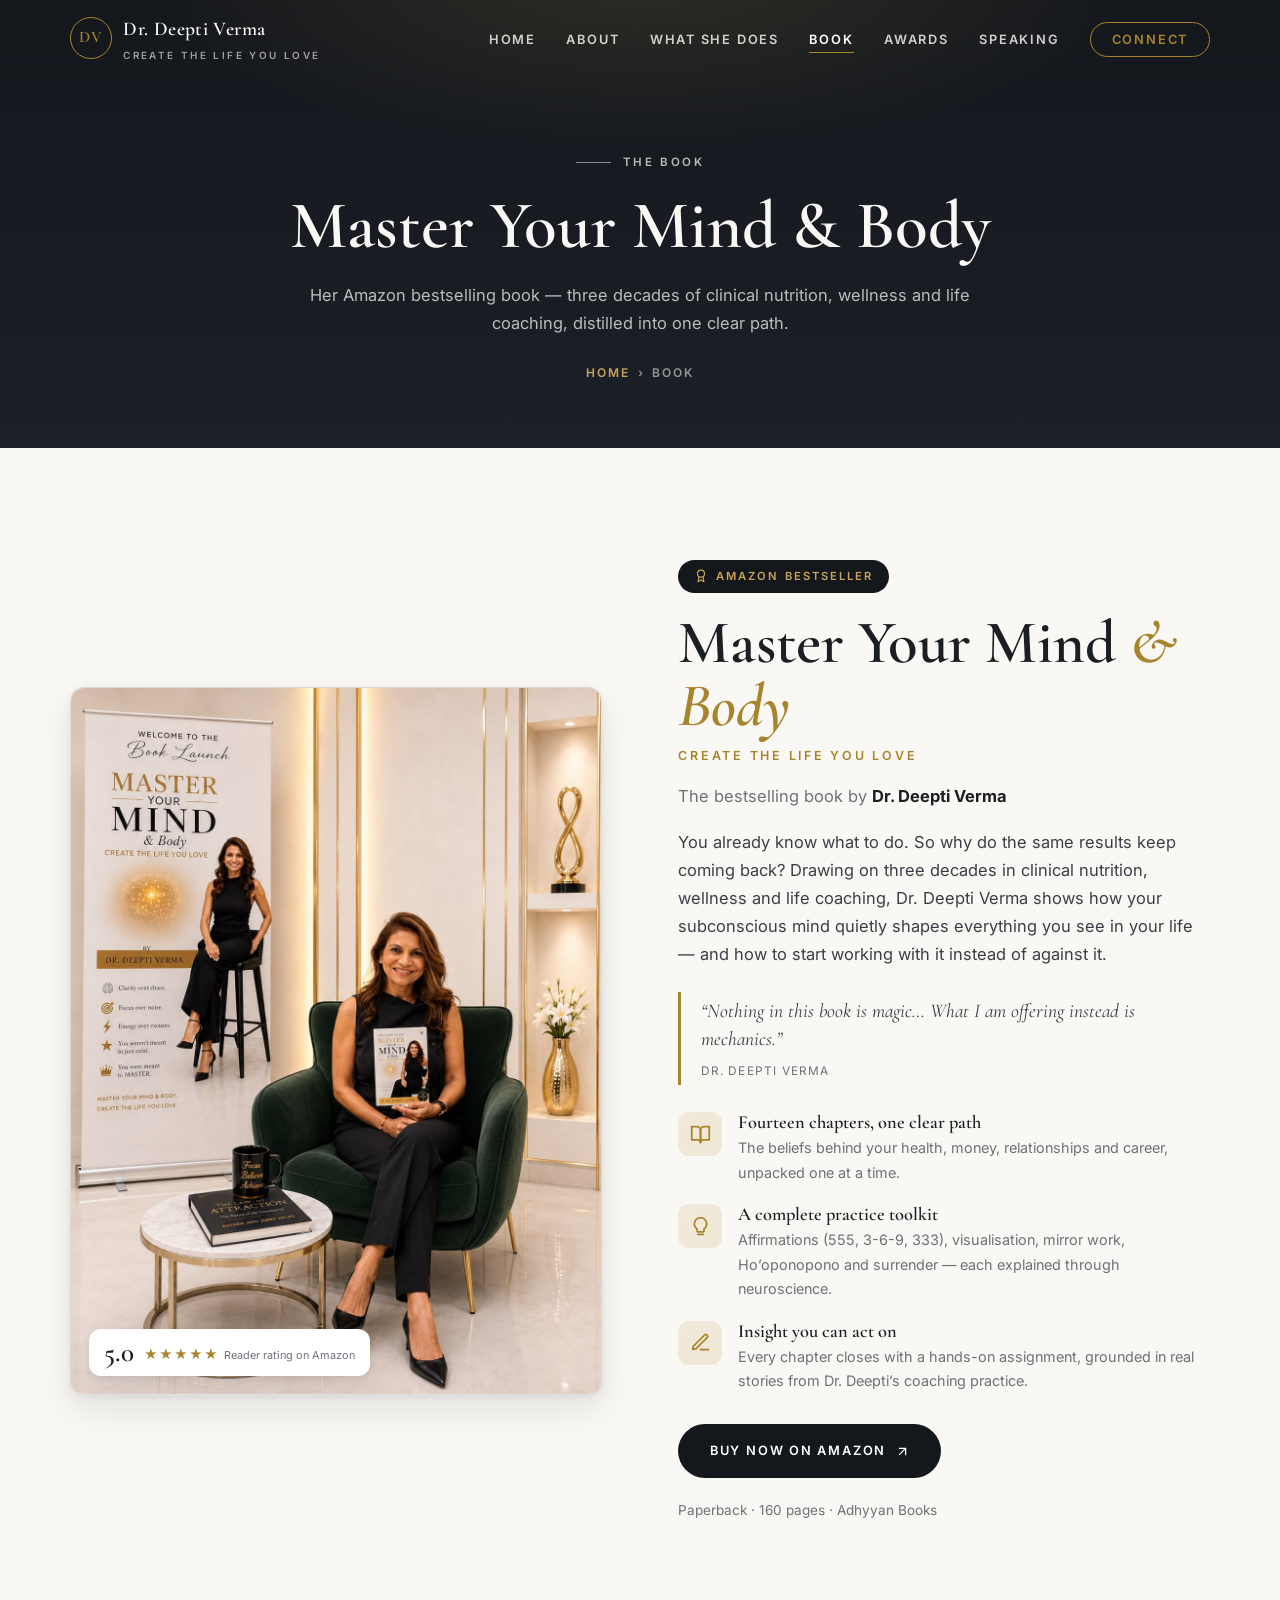
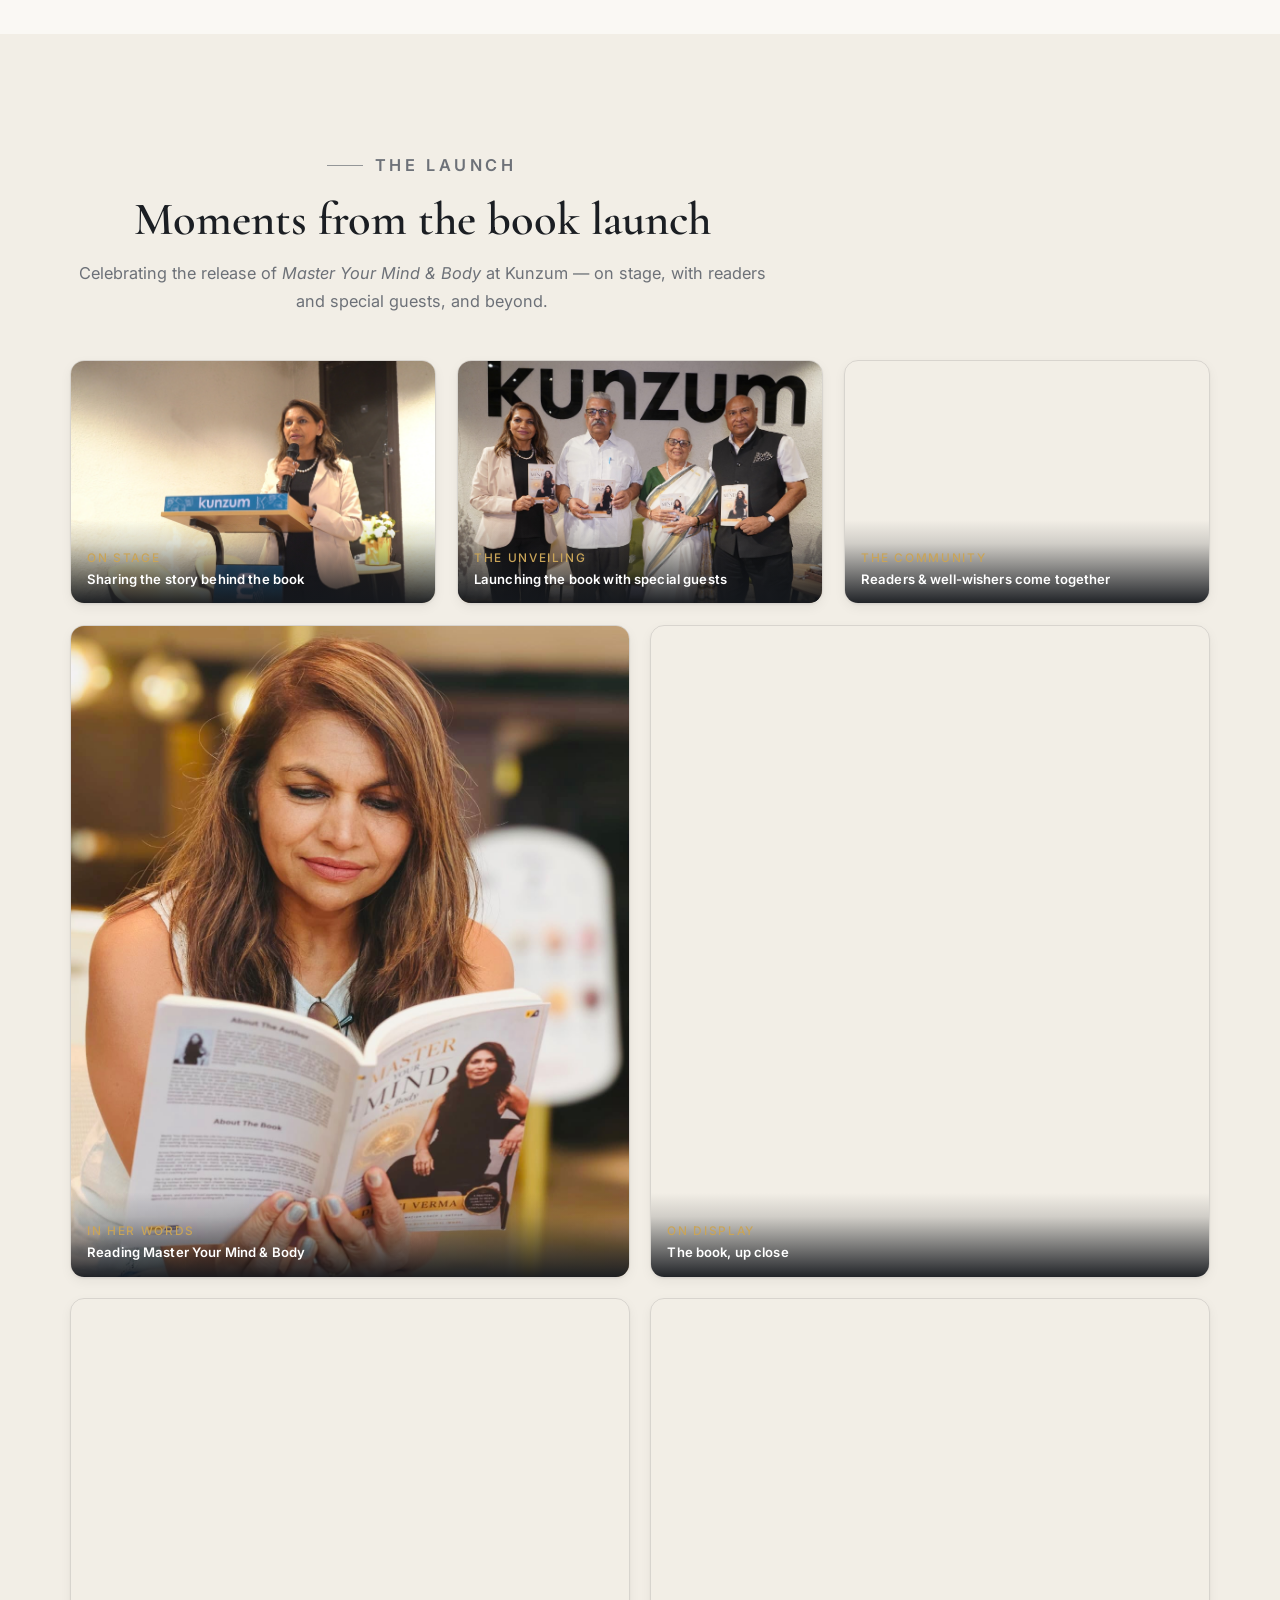
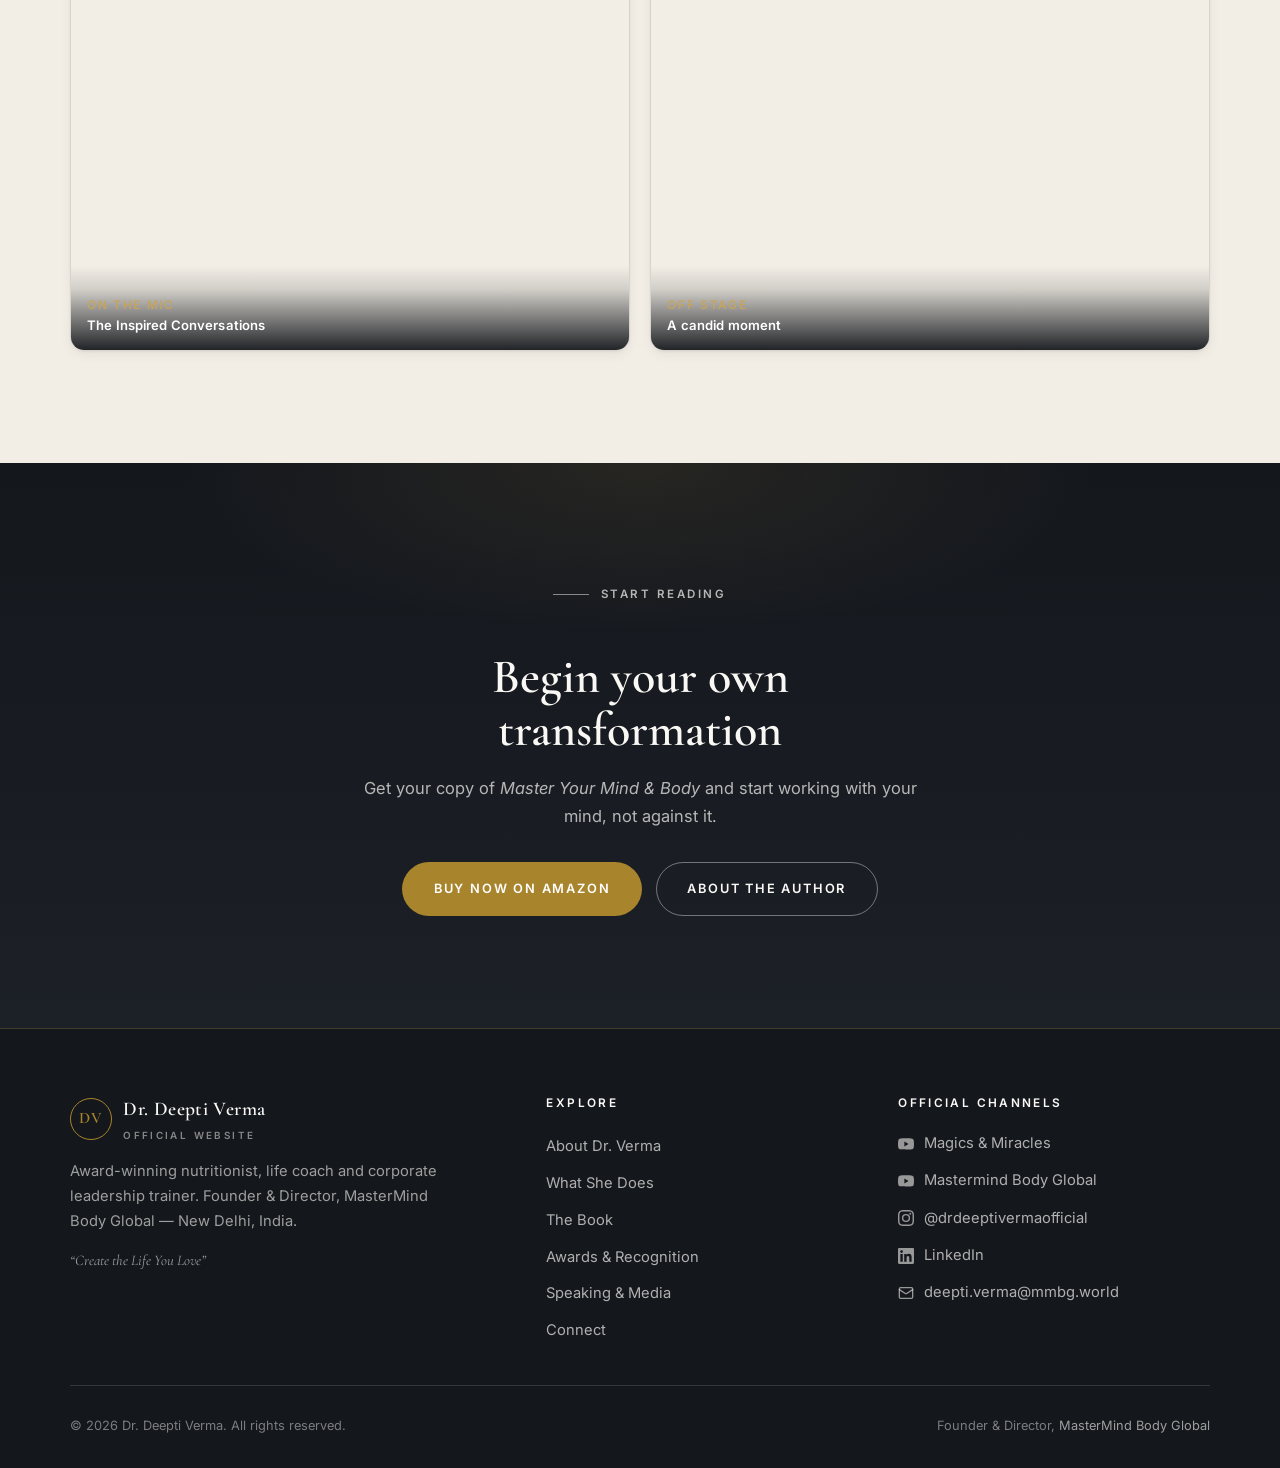
<file: book/index.html>
<!DOCTYPE html>
<html lang="en">
<head>
  <meta charset="UTF-8">
  <meta name="viewport" content="width=device-width, initial-scale=1.0">
  <title>Master Your Mind &amp; Body — The Book by Dr. Deepti Verma</title>
  <meta name="description" content="Master Your Mind &amp; Body: Create the Life You Love — the Amazon bestselling book by Dr. Deepti Verma. Fourteen chapters on the beliefs behind your health, money, relationships and career, with a complete practice toolkit grounded in neuroscience.">
  <link rel="canonical" href="https://www.drdeeptiverma.world/book/">
  <meta property="og:type" content="book">
  <meta property="og:title" content="Master Your Mind &amp; Body — by Dr. Deepti Verma">
  <meta property="og:description" content="The Amazon bestselling book by Dr. Deepti Verma. Create the Life You Love.">
  <meta property="og:url" content="https://www.drdeeptiverma.world/book/">
  <link rel="icon" type="image/svg+xml" href="../assets/favicon.svg">
  <link rel="preconnect" href="https://fonts.googleapis.com">
  <link rel="preconnect" href="https://fonts.gstatic.com" crossorigin>
  <link href="https://fonts.googleapis.com/css2?family=Cormorant+Garamond:ital,wght@0,500;0,600;1,500;1,600&family=Inter:wght@400;500;600&display=swap" rel="stylesheet">
  <link rel="stylesheet" href="../assets/css/style.css">
  <script type="application/ld+json">
  {
    "@context": "https://schema.org",
    "@type": "Book",
    "name": "Master Your Mind & Body: Create the Life You Love",
    "author": { "@type": "Person", "name": "Dr. Deepti Verma", "url": "https://www.drdeeptiverma.world/" },
    "bookFormat": "https://schema.org/Paperback",
    "numberOfPages": 160,
    "publisher": "Adhyyan Books",
    "inLanguage": "en",
    "url": "https://www.drdeeptiverma.world/book/",
    "sameAs": "https://www.amazon.in/dp/9371648147",
    "aggregateRating": { "@type": "AggregateRating", "ratingValue": "5.0", "bestRating": "5", "ratingCount": "1" }
  }
  </script>
</head>
<body>

  <header class="site-header header-on-dark">
    <div class="wrap nav-bar">
      <a class="brand" href="../">
        <span class="seal">DV</span>
        <span>
          <span class="brand-name">Dr. Deepti Verma</span>
          <span class="brand-sub">Create the Life You Love</span>
        </span>
      </a>
      <nav aria-label="Primary">
        <ul class="nav-links" id="nav-links">
          <li><a href="../">Home</a></li>
          <li><a href="../about/">About</a></li>
          <li><a href="../services/">What She Does</a></li>
          <li><a href="./" class="active">Book</a></li>
          <li><a href="../awards/">Awards</a></li>
          <li><a href="../speaking/">Speaking</a></li>
          <li><a href="../connect/" class="nav-cta">Connect</a></li>
        </ul>
      </nav>
      <button class="nav-toggle" aria-label="Open menu" aria-expanded="false" aria-controls="nav-links">
        <span></span><span></span><span></span>
      </button>
    </div>
  </header>

  <main>
    <section class="page-hero">
      <div class="wrap">
        <p class="eyebrow" style="justify-content: center;">The Book</p>
        <h1>Master Your Mind &amp; Body</h1>
        <p>Her Amazon bestselling book — three decades of clinical nutrition, wellness and life coaching, distilled into one clear path.</p>
        <nav class="breadcrumb" aria-label="Breadcrumb"><a href="../">Home</a><span>›</span><span>Book</span></nav>
      </div>
    </section>

    <!-- Book feature -->
    <section class="section">
      <div class="wrap split book-feature">
        <div class="book-cover-wrap reveal">
          <figure class="book-cover">
            <img src="../assets/images/book-main.jpg"
                 alt="Dr. Deepti Verma holding her book Master Your Mind &amp; Body at its launch"
                 width="1086" height="1448" fetchpriority="high" decoding="async">
            <figcaption class="book-rating">
              <span class="score">5.0</span>
              <span>
                <span class="stars" aria-hidden="true">★★★★★</span>
                <span class="rlabel">Reader rating on Amazon</span>
              </span>
            </figcaption>
          </figure>
        </div>

        <div class="reveal">
          <span class="badge-bestseller">
            <svg viewBox="0 0 24 24" fill="none" stroke="currentColor" stroke-width="2" stroke-linecap="round" stroke-linejoin="round" aria-hidden="true"><circle cx="12" cy="8" r="6"/><path d="M15.477 12.89 17 22l-5-3-5 3 1.523-9.11"/></svg>
            Amazon Bestseller
          </span>
          <h2 class="book-title">Master Your Mind <em>&amp; Body</em></h2>
          <p class="book-subtitle">Create the Life You Love</p>
          <p class="book-byline">The bestselling book by <strong>Dr. Deepti Verma</strong></p>
          <p class="book-desc">
            You already know what to do. So why do the same results keep coming back?
            Drawing on three decades in clinical nutrition, wellness and life coaching, Dr. Deepti Verma
            shows how your subconscious mind quietly shapes everything you see in your life —
            and how to start working with it instead of against it.
          </p>

          <blockquote class="book-quote">
            “Nothing in this book is magic… What I am offering instead is mechanics.”
            <cite>Dr. Deepti Verma</cite>
          </blockquote>

          <ul class="book-points">
            <li>
              <span class="bp-icon"><svg viewBox="0 0 24 24" fill="none" stroke="currentColor" stroke-width="2" stroke-linecap="round" stroke-linejoin="round" aria-hidden="true"><path d="M2 3h6a4 4 0 0 1 4 4v14a3 3 0 0 0-3-3H2z"/><path d="M22 3h-6a4 4 0 0 0-4 4v14a3 3 0 0 1 3-3h7z"/></svg></span>
              <div>
                <h3>Fourteen chapters, one clear path</h3>
                <p>The beliefs behind your health, money, relationships and career, unpacked one at a time.</p>
              </div>
            </li>
            <li>
              <span class="bp-icon"><svg viewBox="0 0 24 24" fill="none" stroke="currentColor" stroke-width="2" stroke-linecap="round" stroke-linejoin="round" aria-hidden="true"><path d="M12 2a7 7 0 0 0-4 12.7V17a1 1 0 0 0 1 1h6a1 1 0 0 0 1-1v-2.3A7 7 0 0 0 12 2Z"/><line x1="9" y1="21" x2="15" y2="21"/></svg></span>
              <div>
                <h3>A complete practice toolkit</h3>
                <p>Affirmations (555, 3-6-9, 333), visualisation, mirror work, Ho’oponopono and surrender — each explained through neuroscience.</p>
              </div>
            </li>
            <li>
              <span class="bp-icon"><svg viewBox="0 0 24 24" fill="none" stroke="currentColor" stroke-width="2" stroke-linecap="round" stroke-linejoin="round" aria-hidden="true"><path d="M12 20h9"/><path d="M16.5 3.5a2.12 2.12 0 0 1 3 3L7 19l-4 1 1-4Z"/></svg></span>
              <div>
                <h3>Insight you can act on</h3>
                <p>Every chapter closes with a hands-on assignment, grounded in real stories from Dr. Deepti’s coaching practice.</p>
              </div>
            </li>
          </ul>

          <div class="book-buy">
            <a class="btn btn-dark" href="https://www.amazon.in/dp/9371648147" target="_blank" rel="noopener">
              Buy Now on Amazon
              <svg viewBox="0 0 24 24" fill="none" stroke="currentColor" stroke-width="2" stroke-linecap="round" stroke-linejoin="round" aria-hidden="true"><path d="M7 17 17 7"/><path d="M7 7h10v10"/></svg>
            </a>
            <span class="book-meta">Paperback · 160 pages · Adhyyan Books</span>
          </div>
        </div>
      </div>
    </section>

    <!-- Book launch gallery -->
    <section class="section tinted">
      <div class="wrap">
        <div class="section-head center reveal">
          <p class="eyebrow">The Launch</p>
          <h2>Moments from the book launch</h2>
          <p>Celebrating the release of <em>Master Your Mind &amp; Body</em> at Kunzum — on stage, with readers and special guests, and beyond.</p>
        </div>
        <div class="gallery landscape">
          <figure class="reveal">
            <img src="../assets/images/book-launch-speaking.jpg"
                 alt="Dr. Deepti Verma speaking at the launch of Master Your Mind &amp; Body"
                 width="1600" height="992" loading="lazy" decoding="async">
            <figcaption><span>On Stage</span>Sharing the story behind the book</figcaption>
          </figure>
          <figure class="reveal">
            <img src="../assets/images/book-launch-dignitaries.jpg"
                 alt="Dr. Deepti Verma with guests holding Master Your Mind &amp; Body at the launch"
                 width="1600" height="1066" loading="lazy" decoding="async">
            <figcaption><span>The Unveiling</span>Launching the book with special guests</figcaption>
          </figure>
          <figure class="reveal">
            <img src="../assets/images/book-launch-group.jpg"
                 alt="Group photo of readers and well-wishers at the book launch"
                 width="1600" height="1066" loading="lazy" decoding="async">
            <figcaption><span>The Community</span>Readers &amp; well-wishers come together</figcaption>
          </figure>
        </div>

        <div class="gallery two" style="margin-top: 1.3rem;">
          <figure class="reveal">
            <img src="../assets/images/book-reading.jpg"
                 alt="Dr. Deepti Verma reading her book Master Your Mind &amp; Body"
                 width="1204" height="1600" loading="lazy" decoding="async">
            <figcaption><span>In Her Words</span>Reading Master Your Mind &amp; Body</figcaption>
          </figure>
          <figure class="reveal">
            <img src="../assets/images/book-display.jpg"
                 alt="The book Master Your Mind &amp; Body on display at the launch"
                 width="960" height="1280" loading="lazy" decoding="async">
            <figcaption><span>On Display</span>The book, up close</figcaption>
          </figure>
          <figure class="reveal">
            <img src="../assets/images/inspired-conversations.jpg"
                 alt="Dr. Deepti Verma featured on The Inspired Conversations"
                 width="1254" height="1254" loading="lazy" decoding="async">
            <figcaption><span>On the Mic</span>The Inspired Conversations</figcaption>
          </figure>
          <figure class="reveal">
            <img src="../assets/images/deepti-portrait.jpg"
                 alt="Portrait of Dr. Deepti Verma"
                 width="588" height="1280" loading="lazy" decoding="async">
            <figcaption><span>Off Stage</span>A candid moment</figcaption>
          </figure>
        </div>
      </div>
    </section>

    <!-- CTA -->
    <section class="section dark cta-band">
      <div class="wrap reveal">
        <p class="eyebrow" style="justify-content: center;">Start Reading</p>
        <h2>Begin your own transformation</h2>
        <p>Get your copy of <em>Master Your Mind &amp; Body</em> and start working with your mind, not against it.</p>
        <div class="hero-actions" style="margin-top: 0;">
          <a class="btn btn-gold" href="https://www.amazon.in/dp/9371648147" target="_blank" rel="noopener">Buy Now on Amazon</a>
          <a class="btn btn-outline-light" href="../about/">About the Author</a>
        </div>
      </div>
    </section>
  </main>

  <footer class="site-footer">
    <div class="wrap">
      <div class="footer-grid">
        <div class="footer-brand">
          <a class="brand" href="../">
            <span class="seal">DV</span>
            <span>
              <span class="brand-name">Dr. Deepti Verma</span>
              <span class="brand-sub" style="color: rgba(250,248,244,0.5);">Official Website</span>
            </span>
          </a>
          <p>Award-winning nutritionist, life coach and corporate leadership trainer.
             Founder &amp; Director, MasterMind Body Global — New Delhi, India.</p>
          <p class="footer-motto">“Create the Life You Love”</p>
        </div>
        <div>
          <h4>Explore</h4>
          <ul class="footer-links">
            <li><a href="../about/">About Dr. Verma</a></li>
            <li><a href="../services/">What She Does</a></li>
            <li><a href="./">The Book</a></li>
            <li><a href="../awards/">Awards &amp; Recognition</a></li>
            <li><a href="../speaking/">Speaking &amp; Media</a></li>
            <li><a href="../connect/">Connect</a></li>
          </ul>
        </div>
        <div>
          <h4>Official Channels</h4>
          <ul class="footer-links">
            <li><a href="https://www.youtube.com/@magicsmiraclesbydrdeeptiverma" target="_blank" rel="noopener">
              <svg viewBox="0 0 24 24" fill="currentColor" aria-hidden="true"><path d="M23.5 6.19a3.02 3.02 0 0 0-2.12-2.14C19.5 3.55 12 3.55 12 3.55s-7.5 0-9.38.5A3.02 3.02 0 0 0 .5 6.19C0 8.07 0 12 0 12s0 3.93.5 5.81a3.02 3.02 0 0 0 2.12 2.14c1.88.5 9.38.5 9.38.5s7.5 0 9.38-.5a3.02 3.02 0 0 0 2.12-2.14C24 15.93 24 12 24 12s0-3.93-.5-5.81zM9.55 15.57V8.43L15.82 12l-6.27 3.57z"/></svg>
              Magics &amp; Miracles</a></li>
            <li><a href="https://www.youtube.com/@MASTERMINDBODYGLOBAL" target="_blank" rel="noopener">
              <svg viewBox="0 0 24 24" fill="currentColor" aria-hidden="true"><path d="M23.5 6.19a3.02 3.02 0 0 0-2.12-2.14C19.5 3.55 12 3.55 12 3.55s-7.5 0-9.38.5A3.02 3.02 0 0 0 .5 6.19C0 8.07 0 12 0 12s0 3.93.5 5.81a3.02 3.02 0 0 0 2.12 2.14c1.88.5 9.38.5 9.38.5s7.5 0 9.38-.5a3.02 3.02 0 0 0 2.12-2.14C24 15.93 24 12 24 12s0-3.93-.5-5.81zM9.55 15.57V8.43L15.82 12l-6.27 3.57z"/></svg>
              Mastermind Body Global</a></li>
            <li><a href="https://www.instagram.com/drdeeptivermaofficial" target="_blank" rel="noopener">
              <svg viewBox="0 0 24 24" fill="currentColor" aria-hidden="true"><path d="M12 2.16c3.2 0 3.58.01 4.85.07 1.17.05 1.8.25 2.23.41.56.22.96.48 1.38.9.42.42.68.82.9 1.38.16.42.36 1.06.41 2.23.06 1.27.07 1.65.07 4.85s-.01 3.58-.07 4.85c-.05 1.17-.25 1.8-.41 2.23-.22.56-.48.96-.9 1.38-.42.42-.82.68-1.38.9-.42.16-1.06.36-2.23.41-1.27.06-1.65.07-4.85.07s-3.58-.01-4.85-.07c-1.17-.05-1.8-.25-2.23-.41a3.72 3.72 0 0 1-1.38-.9 3.72 3.72 0 0 1-.9-1.38c-.16-.42-.36-1.06-.41-2.23-.06-1.27-.07-1.65-.07-4.85s.01-3.58.07-4.85c.05-1.17.25-1.8.41-2.23.22-.56.48-.96.9-1.38.42-.42.82-.68 1.38-.9.42-.16 1.06-.36 2.23-.41 1.27-.06 1.65-.07 4.85-.07zM12 0C8.74 0 8.33.01 7.05.07 5.78.13 4.9.33 4.14.63a5.88 5.88 0 0 0-2.13 1.38A5.88 5.88 0 0 0 .63 4.14C.33 4.9.13 5.78.07 7.05.01 8.33 0 8.74 0 12s.01 3.67.07 4.95c.06 1.27.26 2.15.56 2.91.3.79.72 1.46 1.38 2.13a5.88 5.88 0 0 0 2.13 1.38c.76.3 1.64.5 2.91.56C8.33 23.99 8.74 24 12 24s3.67-.01 4.95-.07c1.27-.06 2.15-.26 2.91-.56a5.88 5.88 0 0 0 2.13-1.38 5.88 5.88 0 0 0 1.38-2.13c.3-.76.5-1.64.56-2.91.06-1.28.07-1.69.07-4.95s-.01-3.67-.07-4.95c-.06-1.27-.26-2.15-.56-2.91a5.88 5.88 0 0 0-1.38-2.13A5.88 5.88 0 0 0 19.86.63c-.76-.3-1.64-.5-2.91-.56C15.67.01 15.26 0 12 0zm0 5.84A6.16 6.16 0 1 0 12 18.16 6.16 6.16 0 0 0 12 5.84zm0 10.16A4 4 0 1 1 12 8a4 4 0 0 1 0 8zm6.4-11.85a1.44 1.44 0 1 1 0 2.88 1.44 1.44 0 0 1 0-2.88z"/></svg>
              @drdeeptivermaofficial</a></li>
            <li><a href="https://www.linkedin.com/in/deepti-verma-950991370/" target="_blank" rel="noopener">
              <svg viewBox="0 0 24 24" fill="currentColor" aria-hidden="true"><path d="M20.45 20.45h-3.55v-5.57c0-1.33-.03-3.04-1.85-3.04-1.86 0-2.14 1.45-2.14 2.94v5.67H9.35V9h3.41v1.56h.05a3.74 3.74 0 0 1 3.37-1.85c3.6 0 4.27 2.37 4.27 5.46v6.28zM5.34 7.43a2.06 2.06 0 1 1 0-4.12 2.06 2.06 0 0 1 0 4.12zM7.12 20.45H3.56V9h3.56v11.45zM22.23 0H1.77C.79 0 0 .77 0 1.72v20.55C0 23.23.79 24 1.77 24h20.45c.98 0 1.78-.77 1.78-1.72V1.72C24 .77 23.2 0 22.23 0z"/></svg>
              LinkedIn</a></li>
            <li><a href="mailto:deepti.verma@mmbg.world">
              <svg viewBox="0 0 24 24" fill="none" stroke="currentColor" stroke-width="2" stroke-linecap="round" stroke-linejoin="round" aria-hidden="true"><rect x="2" y="4" width="20" height="16" rx="2"/><path d="m22 7-8.97 5.7a1.94 1.94 0 0 1-2.06 0L2 7"/></svg>
              deepti.verma@mmbg.world</a></li>
          </ul>
        </div>
      </div>
      <div class="footer-bottom">
        <span>© <span data-year>2026</span> Dr. Deepti Verma. All rights reserved.</span>
        <span>Founder &amp; Director, <a href="https://mmbg.world" target="_blank" rel="noopener">MasterMind Body Global</a></span>
      </div>
    </div>
  </footer>

  <script src="../assets/js/main.js"></script>
</body>
</html>
</file>
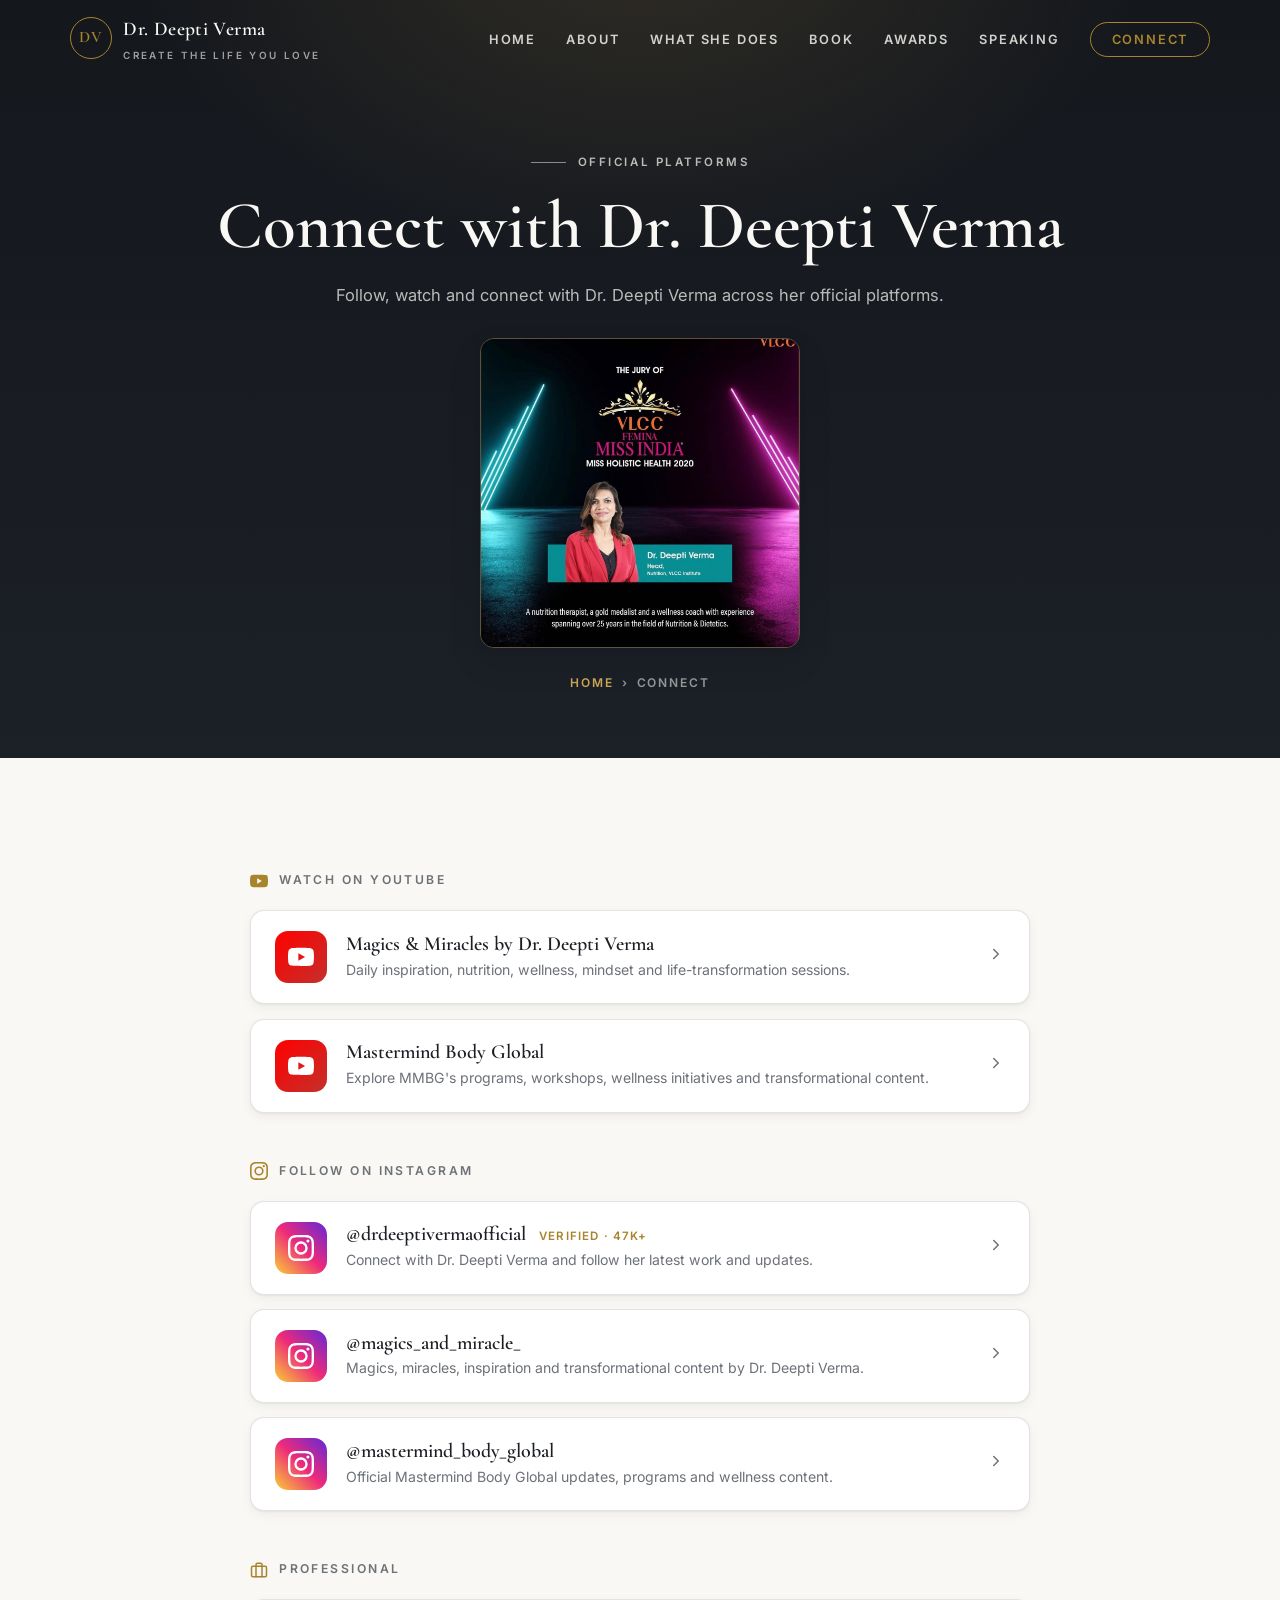
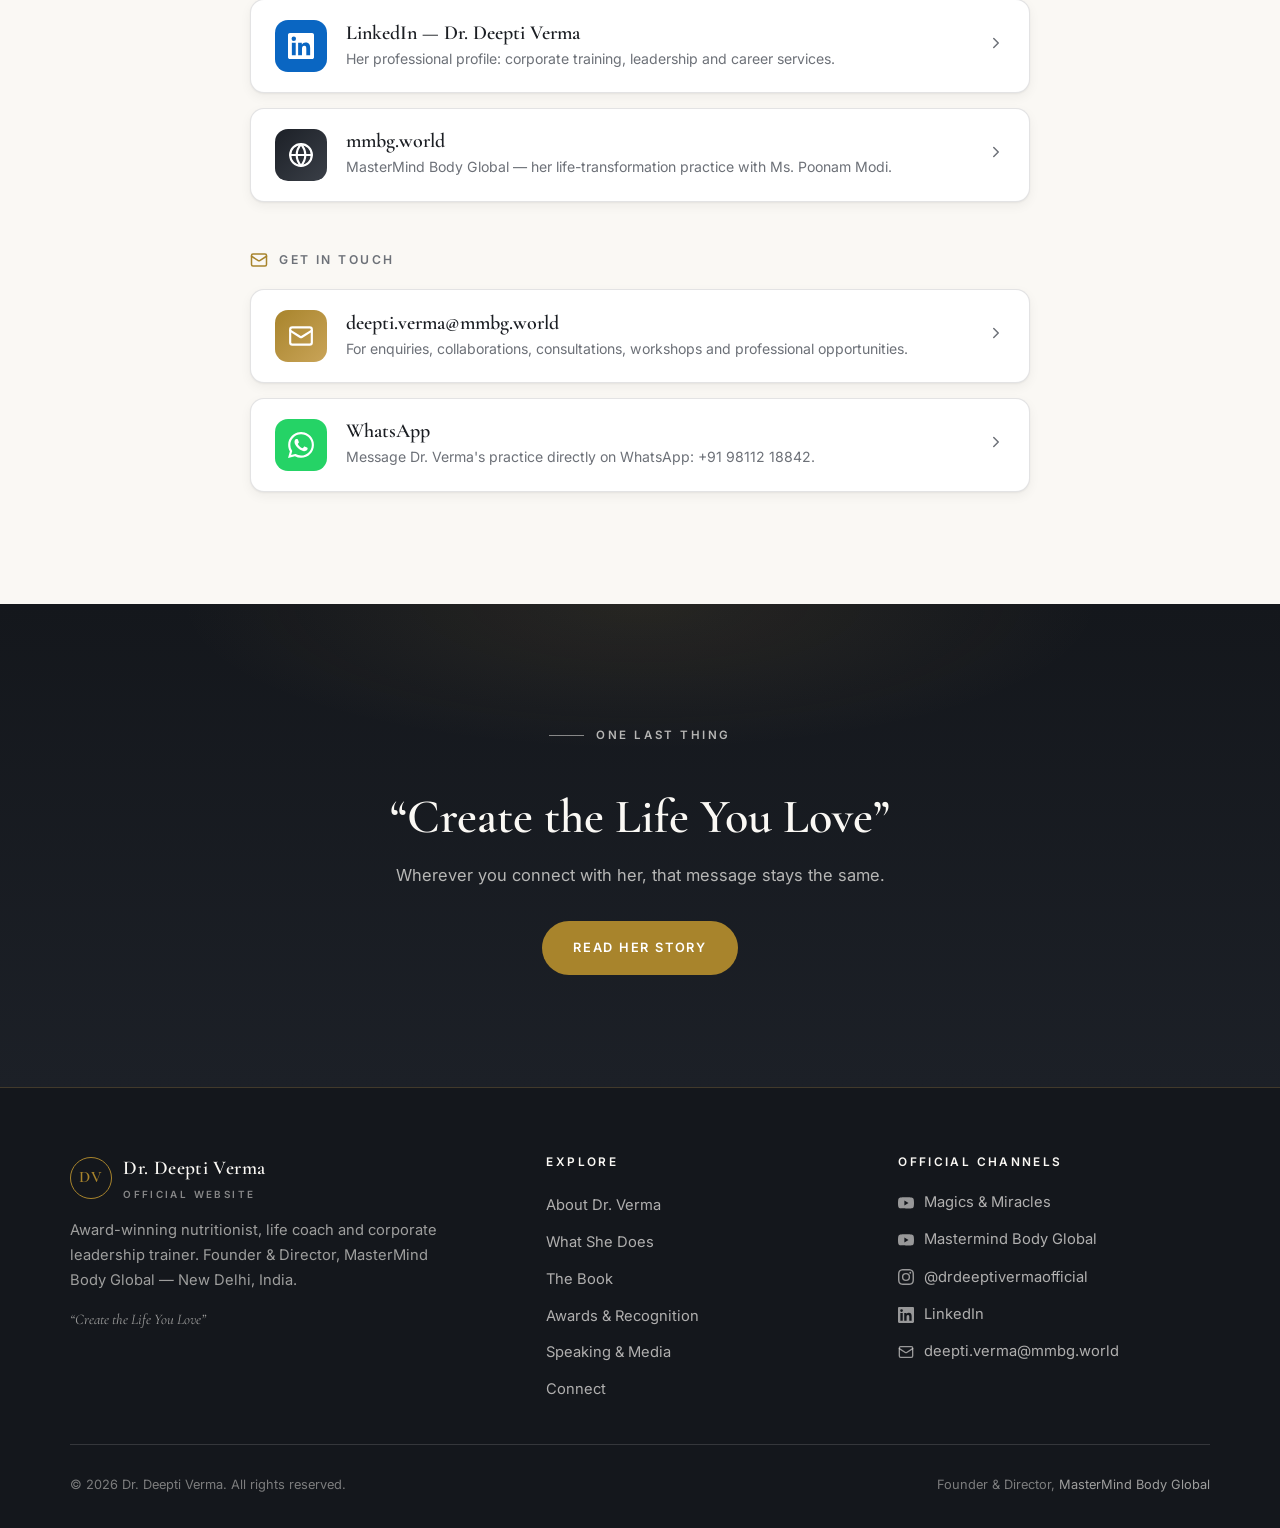
<file: connect/index.html>
<!DOCTYPE html>
<html lang="en">
<head>
  <meta charset="UTF-8">
  <meta name="viewport" content="width=device-width, initial-scale=1.0">
  <title>Connect — Dr. Deepti Verma | YouTube, Instagram, LinkedIn &amp; Contact</title>
  <meta name="description" content="Follow, watch and connect with Dr. Deepti Verma across her official platforms — YouTube, Instagram, LinkedIn, MasterMind Body Global, email and WhatsApp.">
  <link rel="canonical" href="https://www.drdeeptiverma.world/connect/">
  <meta property="og:type" content="website">
  <meta property="og:title" content="Connect with Dr. Deepti Verma">
  <meta property="og:description" content="All official platforms of Dr. Deepti Verma — YouTube, Instagram, LinkedIn, email and WhatsApp.">
  <meta property="og:url" content="https://www.drdeeptiverma.world/connect/">
  <link rel="icon" type="image/svg+xml" href="../assets/favicon.svg">
  <link rel="preconnect" href="https://fonts.googleapis.com">
  <link rel="preconnect" href="https://fonts.gstatic.com" crossorigin>
  <link href="https://fonts.googleapis.com/css2?family=Cormorant+Garamond:ital,wght@0,500;0,600;1,500&family=Inter:wght@400;500;600&display=swap" rel="stylesheet">
  <link rel="stylesheet" href="../assets/css/style.css">
</head>
<body>

  <header class="site-header header-on-dark">
    <div class="wrap nav-bar">
      <a class="brand" href="../">
        <span class="seal">DV</span>
        <span>
          <span class="brand-name">Dr. Deepti Verma</span>
          <span class="brand-sub">Create the Life You Love</span>
        </span>
      </a>
      <nav aria-label="Primary">
        <ul class="nav-links" id="nav-links">
          <li><a href="../">Home</a></li>
          <li><a href="../about/">About</a></li>
          <li><a href="../services/">What She Does</a></li>
          <li><a href="../book/">Book</a></li>
          <li><a href="../awards/">Awards</a></li>
          <li><a href="../speaking/">Speaking</a></li>
          <li><a href="./" class="nav-cta active">Connect</a></li>
        </ul>
      </nav>
      <button class="nav-toggle" aria-label="Open menu" aria-expanded="false" aria-controls="nav-links">
        <span></span><span></span><span></span>
      </button>
    </div>
  </header>

  <main>
    <section class="page-hero">
      <div class="wrap">
        <p class="eyebrow" style="justify-content: center;">Official Platforms</p>
        <h1>Connect with Dr. Deepti Verma</h1>
        <p>Follow, watch and connect with Dr. Deepti Verma across her official platforms.</p>
        <div class="hero-portrait">
          <img src="../assets/images/femina-miss-india-2020.jpg"
               alt="Dr. Deepti Verma, Head of Nutrition, VLCC Institute"
               width="1206" height="1168" loading="lazy" decoding="async">
        </div>
        <nav class="breadcrumb" aria-label="Breadcrumb"><a href="../">Home</a><span>›</span><span>Connect</span></nav>
      </div>
    </section>

    <section class="section">
      <div class="wrap" style="max-width: 780px;">

        <div class="connect-group reveal">
          <div class="group-label">
            <svg viewBox="0 0 24 24" fill="currentColor" aria-hidden="true"><path d="M23.5 6.19a3.02 3.02 0 0 0-2.12-2.14C19.5 3.55 12 3.55 12 3.55s-7.5 0-9.38.5A3.02 3.02 0 0 0 .5 6.19C0 8.07 0 12 0 12s0 3.93.5 5.81a3.02 3.02 0 0 0 2.12 2.14c1.88.5 9.38.5 9.38.5s7.5 0 9.38-.5a3.02 3.02 0 0 0 2.12-2.14C24 15.93 24 12 24 12s0-3.93-.5-5.81zM9.55 15.57V8.43L15.82 12l-6.27 3.57z"/></svg>
            Watch on YouTube
          </div>
          <div class="connect-list">
            <a class="connect-card" href="https://www.youtube.com/@magicsmiraclesbydrdeeptiverma" target="_blank" rel="noopener">
              <span class="platform-icon pi-youtube">
                <svg viewBox="0 0 24 24" fill="currentColor" aria-hidden="true"><path d="M23.5 6.19a3.02 3.02 0 0 0-2.12-2.14C19.5 3.55 12 3.55 12 3.55s-7.5 0-9.38.5A3.02 3.02 0 0 0 .5 6.19C0 8.07 0 12 0 12s0 3.93.5 5.81a3.02 3.02 0 0 0 2.12 2.14c1.88.5 9.38.5 9.38.5s7.5 0 9.38-.5a3.02 3.02 0 0 0 2.12-2.14C24 15.93 24 12 24 12s0-3.93-.5-5.81zM9.55 15.57V8.43L15.82 12l-6.27 3.57z"/></svg>
              </span>
              <span class="connect-body">
                <h3>Magics &amp; Miracles by Dr. Deepti Verma</h3>
                <p>Daily inspiration, nutrition, wellness, mindset and life-transformation sessions.</p>
              </span>
              <span class="chev"><svg viewBox="0 0 24 24" fill="none" stroke="currentColor" stroke-width="2" stroke-linecap="round" stroke-linejoin="round" aria-hidden="true"><polyline points="9 18 15 12 9 6"/></svg></span>
            </a>
            <a class="connect-card" href="https://www.youtube.com/@MASTERMINDBODYGLOBAL" target="_blank" rel="noopener">
              <span class="platform-icon pi-youtube">
                <svg viewBox="0 0 24 24" fill="currentColor" aria-hidden="true"><path d="M23.5 6.19a3.02 3.02 0 0 0-2.12-2.14C19.5 3.55 12 3.55 12 3.55s-7.5 0-9.38.5A3.02 3.02 0 0 0 .5 6.19C0 8.07 0 12 0 12s0 3.93.5 5.81a3.02 3.02 0 0 0 2.12 2.14c1.88.5 9.38.5 9.38.5s7.5 0 9.38-.5a3.02 3.02 0 0 0 2.12-2.14C24 15.93 24 12 24 12s0-3.93-.5-5.81zM9.55 15.57V8.43L15.82 12l-6.27 3.57z"/></svg>
              </span>
              <span class="connect-body">
                <h3>Mastermind Body Global</h3>
                <p>Explore MMBG's programs, workshops, wellness initiatives and transformational content.</p>
              </span>
              <span class="chev"><svg viewBox="0 0 24 24" fill="none" stroke="currentColor" stroke-width="2" stroke-linecap="round" stroke-linejoin="round" aria-hidden="true"><polyline points="9 18 15 12 9 6"/></svg></span>
            </a>
          </div>
        </div>

        <div class="connect-group reveal">
          <div class="group-label">
            <svg viewBox="0 0 24 24" fill="currentColor" aria-hidden="true"><path d="M12 2.16c3.2 0 3.58.01 4.85.07 1.17.05 1.8.25 2.23.41.56.22.96.48 1.38.9.42.42.68.82.9 1.38.16.42.36 1.06.41 2.23.06 1.27.07 1.65.07 4.85s-.01 3.58-.07 4.85c-.05 1.17-.25 1.8-.41 2.23-.22.56-.48.96-.9 1.38-.42.42-.82.68-1.38.9-.42.16-1.06.36-2.23.41-1.27.06-1.65.07-4.85.07s-3.58-.01-4.85-.07c-1.17-.05-1.8-.25-2.23-.41a3.72 3.72 0 0 1-1.38-.9 3.72 3.72 0 0 1-.9-1.38c-.16-.42-.36-1.06-.41-2.23-.06-1.27-.07-1.65-.07-4.85s.01-3.58.07-4.85c.05-1.17.25-1.8.41-2.23.22-.56.48-.96.9-1.38.42-.42.82-.68 1.38-.9.42-.16 1.06-.36 2.23-.41 1.27-.06 1.65-.07 4.85-.07zM12 0C8.74 0 8.33.01 7.05.07 5.78.13 4.9.33 4.14.63a5.88 5.88 0 0 0-2.13 1.38A5.88 5.88 0 0 0 .63 4.14C.33 4.9.13 5.78.07 7.05.01 8.33 0 8.74 0 12s.01 3.67.07 4.95c.06 1.27.26 2.15.56 2.91.3.79.72 1.46 1.38 2.13a5.88 5.88 0 0 0 2.13 1.38c.76.3 1.64.5 2.91.56C8.33 23.99 8.74 24 12 24s3.67-.01 4.95-.07c1.27-.06 2.15-.26 2.91-.56a5.88 5.88 0 0 0 2.13-1.38 5.88 5.88 0 0 0 1.38-2.13c.3-.76.5-1.64.56-2.91.06-1.28.07-1.69.07-4.95s-.01-3.67-.07-4.95c-.06-1.27-.26-2.15-.56-2.91a5.88 5.88 0 0 0-1.38-2.13A5.88 5.88 0 0 0 19.86.63c-.76-.3-1.64-.5-2.91-.56C15.67.01 15.26 0 12 0zm0 5.84A6.16 6.16 0 1 0 12 18.16 6.16 6.16 0 0 0 12 5.84zm0 10.16A4 4 0 1 1 12 8a4 4 0 0 1 0 8zm6.4-11.85a1.44 1.44 0 1 1 0 2.88 1.44 1.44 0 0 1 0-2.88z"/></svg>
            Follow on Instagram
          </div>
          <div class="connect-list">
            <a class="connect-card" href="https://www.instagram.com/drdeeptivermaofficial" target="_blank" rel="noopener">
              <span class="platform-icon pi-instagram">
                <svg viewBox="0 0 24 24" fill="currentColor" aria-hidden="true"><path d="M12 2.16c3.2 0 3.58.01 4.85.07 1.17.05 1.8.25 2.23.41.56.22.96.48 1.38.9.42.42.68.82.9 1.38.16.42.36 1.06.41 2.23.06 1.27.07 1.65.07 4.85s-.01 3.58-.07 4.85c-.05 1.17-.25 1.8-.41 2.23-.22.56-.48.96-.9 1.38-.42.42-.82.68-1.38.9-.42.16-1.06.36-2.23.41-1.27.06-1.65.07-4.85.07s-3.58-.01-4.85-.07c-1.17-.05-1.8-.25-2.23-.41a3.72 3.72 0 0 1-1.38-.9 3.72 3.72 0 0 1-.9-1.38c-.16-.42-.36-1.06-.41-2.23-.06-1.27-.07-1.65-.07-4.85s.01-3.58.07-4.85c.05-1.17.25-1.8.41-2.23.22-.56.48-.96.9-1.38.42-.42.82-.68 1.38-.9.42-.16 1.06-.36 2.23-.41 1.27-.06 1.65-.07 4.85-.07zM12 0C8.74 0 8.33.01 7.05.07 5.78.13 4.9.33 4.14.63a5.88 5.88 0 0 0-2.13 1.38A5.88 5.88 0 0 0 .63 4.14C.33 4.9.13 5.78.07 7.05.01 8.33 0 8.74 0 12s.01 3.67.07 4.95c.06 1.27.26 2.15.56 2.91.3.79.72 1.46 1.38 2.13a5.88 5.88 0 0 0 2.13 1.38c.76.3 1.64.5 2.91.56C8.33 23.99 8.74 24 12 24s3.67-.01 4.95-.07c1.27-.06 2.15-.26 2.91-.56a5.88 5.88 0 0 0 2.13-1.38 5.88 5.88 0 0 0 1.38-2.13c.3-.76.5-1.64.56-2.91.06-1.28.07-1.69.07-4.95s-.01-3.67-.07-4.95c-.06-1.27-.26-2.15-.56-2.91a5.88 5.88 0 0 0-1.38-2.13A5.88 5.88 0 0 0 19.86.63c-.76-.3-1.64-.5-2.91-.56C15.67.01 15.26 0 12 0zm0 5.84A6.16 6.16 0 1 0 12 18.16 6.16 6.16 0 0 0 12 5.84zm0 10.16A4 4 0 1 1 12 8a4 4 0 0 1 0 8zm6.4-11.85a1.44 1.44 0 1 1 0 2.88 1.44 1.44 0 0 1 0-2.88z"/></svg>
              </span>
              <span class="connect-body">
                <h3>@drdeeptivermaofficial <span>Verified · 47K+</span></h3>
                <p>Connect with Dr. Deepti Verma and follow her latest work and updates.</p>
              </span>
              <span class="chev"><svg viewBox="0 0 24 24" fill="none" stroke="currentColor" stroke-width="2" stroke-linecap="round" stroke-linejoin="round" aria-hidden="true"><polyline points="9 18 15 12 9 6"/></svg></span>
            </a>
            <a class="connect-card" href="https://www.instagram.com/magics_and_miracle_" target="_blank" rel="noopener">
              <span class="platform-icon pi-instagram">
                <svg viewBox="0 0 24 24" fill="currentColor" aria-hidden="true"><path d="M12 2.16c3.2 0 3.58.01 4.85.07 1.17.05 1.8.25 2.23.41.56.22.96.48 1.38.9.42.42.68.82.9 1.38.16.42.36 1.06.41 2.23.06 1.27.07 1.65.07 4.85s-.01 3.58-.07 4.85c-.05 1.17-.25 1.8-.41 2.23-.22.56-.48.96-.9 1.38-.42.42-.82.68-1.38.9-.42.16-1.06.36-2.23.41-1.27.06-1.65.07-4.85.07s-3.58-.01-4.85-.07c-1.17-.05-1.8-.25-2.23-.41a3.72 3.72 0 0 1-1.38-.9 3.72 3.72 0 0 1-.9-1.38c-.16-.42-.36-1.06-.41-2.23-.06-1.27-.07-1.65-.07-4.85s.01-3.58.07-4.85c.05-1.17.25-1.8.41-2.23.22-.56.48-.96.9-1.38.42-.42.82-.68 1.38-.9.42-.16 1.06-.36 2.23-.41 1.27-.06 1.65-.07 4.85-.07zM12 0C8.74 0 8.33.01 7.05.07 5.78.13 4.9.33 4.14.63a5.88 5.88 0 0 0-2.13 1.38A5.88 5.88 0 0 0 .63 4.14C.33 4.9.13 5.78.07 7.05.01 8.33 0 8.74 0 12s.01 3.67.07 4.95c.06 1.27.26 2.15.56 2.91.3.79.72 1.46 1.38 2.13a5.88 5.88 0 0 0 2.13 1.38c.76.3 1.64.5 2.91.56C8.33 23.99 8.74 24 12 24s3.67-.01 4.95-.07c1.27-.06 2.15-.26 2.91-.56a5.88 5.88 0 0 0 2.13-1.38 5.88 5.88 0 0 0 1.38-2.13c.3-.76.5-1.64.56-2.91.06-1.28.07-1.69.07-4.95s-.01-3.67-.07-4.95c-.06-1.27-.26-2.15-.56-2.91a5.88 5.88 0 0 0-1.38-2.13A5.88 5.88 0 0 0 19.86.63c-.76-.3-1.64-.5-2.91-.56C15.67.01 15.26 0 12 0zm0 5.84A6.16 6.16 0 1 0 12 18.16 6.16 6.16 0 0 0 12 5.84zm0 10.16A4 4 0 1 1 12 8a4 4 0 0 1 0 8zm6.4-11.85a1.44 1.44 0 1 1 0 2.88 1.44 1.44 0 0 1 0-2.88z"/></svg>
              </span>
              <span class="connect-body">
                <h3>@magics_and_miracle_</h3>
                <p>Magics, miracles, inspiration and transformational content by Dr. Deepti Verma.</p>
              </span>
              <span class="chev"><svg viewBox="0 0 24 24" fill="none" stroke="currentColor" stroke-width="2" stroke-linecap="round" stroke-linejoin="round" aria-hidden="true"><polyline points="9 18 15 12 9 6"/></svg></span>
            </a>
            <a class="connect-card" href="https://www.instagram.com/mastermind_body_global" target="_blank" rel="noopener">
              <span class="platform-icon pi-instagram">
                <svg viewBox="0 0 24 24" fill="currentColor" aria-hidden="true"><path d="M12 2.16c3.2 0 3.58.01 4.85.07 1.17.05 1.8.25 2.23.41.56.22.96.48 1.38.9.42.42.68.82.9 1.38.16.42.36 1.06.41 2.23.06 1.27.07 1.65.07 4.85s-.01 3.58-.07 4.85c-.05 1.17-.25 1.8-.41 2.23-.22.56-.48.96-.9 1.38-.42.42-.82.68-1.38.9-.42.16-1.06.36-2.23.41-1.27.06-1.65.07-4.85.07s-3.58-.01-4.85-.07c-1.17-.05-1.8-.25-2.23-.41a3.72 3.72 0 0 1-1.38-.9 3.72 3.72 0 0 1-.9-1.38c-.16-.42-.36-1.06-.41-2.23-.06-1.27-.07-1.65-.07-4.85s.01-3.58.07-4.85c.05-1.17.25-1.8.41-2.23.22-.56.48-.96.9-1.38.42-.42.82-.68 1.38-.9.42-.16 1.06-.36 2.23-.41 1.27-.06 1.65-.07 4.85-.07zM12 0C8.74 0 8.33.01 7.05.07 5.78.13 4.9.33 4.14.63a5.88 5.88 0 0 0-2.13 1.38A5.88 5.88 0 0 0 .63 4.14C.33 4.9.13 5.78.07 7.05.01 8.33 0 8.74 0 12s.01 3.67.07 4.95c.06 1.27.26 2.15.56 2.91.3.79.72 1.46 1.38 2.13a5.88 5.88 0 0 0 2.13 1.38c.76.3 1.64.5 2.91.56C8.33 23.99 8.74 24 12 24s3.67-.01 4.95-.07c1.27-.06 2.15-.26 2.91-.56a5.88 5.88 0 0 0 2.13-1.38 5.88 5.88 0 0 0 1.38-2.13c.3-.76.5-1.64.56-2.91.06-1.28.07-1.69.07-4.95s-.01-3.67-.07-4.95c-.06-1.27-.26-2.15-.56-2.91a5.88 5.88 0 0 0-1.38-2.13A5.88 5.88 0 0 0 19.86.63c-.76-.3-1.64-.5-2.91-.56C15.67.01 15.26 0 12 0zm0 5.84A6.16 6.16 0 1 0 12 18.16 6.16 6.16 0 0 0 12 5.84zm0 10.16A4 4 0 1 1 12 8a4 4 0 0 1 0 8zm6.4-11.85a1.44 1.44 0 1 1 0 2.88 1.44 1.44 0 0 1 0-2.88z"/></svg>
              </span>
              <span class="connect-body">
                <h3>@mastermind_body_global</h3>
                <p>Official Mastermind Body Global updates, programs and wellness content.</p>
              </span>
              <span class="chev"><svg viewBox="0 0 24 24" fill="none" stroke="currentColor" stroke-width="2" stroke-linecap="round" stroke-linejoin="round" aria-hidden="true"><polyline points="9 18 15 12 9 6"/></svg></span>
            </a>
          </div>
        </div>

        <div class="connect-group reveal">
          <div class="group-label">
            <svg viewBox="0 0 24 24" fill="none" stroke="currentColor" stroke-width="2" stroke-linecap="round" stroke-linejoin="round" aria-hidden="true"><rect x="2" y="7" width="20" height="14" rx="2"/><path d="M16 21V5a2 2 0 0 0-2-2h-4a2 2 0 0 0-2 2v16"/></svg>
            Professional
          </div>
          <div class="connect-list">
            <a class="connect-card" href="https://www.linkedin.com/in/deepti-verma-950991370/" target="_blank" rel="noopener">
              <span class="platform-icon pi-linkedin">
                <svg viewBox="0 0 24 24" fill="currentColor" aria-hidden="true"><path d="M20.45 20.45h-3.55v-5.57c0-1.33-.03-3.04-1.85-3.04-1.86 0-2.14 1.45-2.14 2.94v5.67H9.35V9h3.41v1.56h.05a3.74 3.74 0 0 1 3.37-1.85c3.6 0 4.27 2.37 4.27 5.46v6.28zM5.34 7.43a2.06 2.06 0 1 1 0-4.12 2.06 2.06 0 0 1 0 4.12zM7.12 20.45H3.56V9h3.56v11.45zM22.23 0H1.77C.79 0 0 .77 0 1.72v20.55C0 23.23.79 24 1.77 24h20.45c.98 0 1.78-.77 1.78-1.72V1.72C24 .77 23.2 0 22.23 0z"/></svg>
              </span>
              <span class="connect-body">
                <h3>LinkedIn — Dr. Deepti Verma</h3>
                <p>Her professional profile: corporate training, leadership and career services.</p>
              </span>
              <span class="chev"><svg viewBox="0 0 24 24" fill="none" stroke="currentColor" stroke-width="2" stroke-linecap="round" stroke-linejoin="round" aria-hidden="true"><polyline points="9 18 15 12 9 6"/></svg></span>
            </a>
            <a class="connect-card" href="https://mmbg.world" target="_blank" rel="noopener">
              <span class="platform-icon pi-web">
                <svg viewBox="0 0 24 24" fill="none" stroke="currentColor" stroke-width="2" stroke-linecap="round" stroke-linejoin="round" aria-hidden="true"><circle cx="12" cy="12" r="10"/><line x1="2" y1="12" x2="22" y2="12"/><path d="M12 2a15.3 15.3 0 0 1 4 10 15.3 15.3 0 0 1-4 10 15.3 15.3 0 0 1-4-10 15.3 15.3 0 0 1 4-10z"/></svg>
              </span>
              <span class="connect-body">
                <h3>mmbg.world</h3>
                <p>MasterMind Body Global — her life-transformation practice with Ms. Poonam Modi.</p>
              </span>
              <span class="chev"><svg viewBox="0 0 24 24" fill="none" stroke="currentColor" stroke-width="2" stroke-linecap="round" stroke-linejoin="round" aria-hidden="true"><polyline points="9 18 15 12 9 6"/></svg></span>
            </a>
          </div>
        </div>

        <div class="connect-group reveal">
          <div class="group-label">
            <svg viewBox="0 0 24 24" fill="none" stroke="currentColor" stroke-width="2" stroke-linecap="round" stroke-linejoin="round" aria-hidden="true"><rect x="2" y="4" width="20" height="16" rx="2"/><path d="m22 7-8.97 5.7a1.94 1.94 0 0 1-2.06 0L2 7"/></svg>
            Get in Touch
          </div>
          <div class="connect-list">
            <a class="connect-card" href="mailto:deepti.verma@mmbg.world">
              <span class="platform-icon pi-mail">
                <svg viewBox="0 0 24 24" fill="none" stroke="currentColor" stroke-width="2" stroke-linecap="round" stroke-linejoin="round" aria-hidden="true"><rect x="2" y="4" width="20" height="16" rx="2"/><path d="m22 7-8.97 5.7a1.94 1.94 0 0 1-2.06 0L2 7"/></svg>
              </span>
              <span class="connect-body">
                <h3>deepti.verma@mmbg.world</h3>
                <p>For enquiries, collaborations, consultations, workshops and professional opportunities.</p>
              </span>
              <span class="chev"><svg viewBox="0 0 24 24" fill="none" stroke="currentColor" stroke-width="2" stroke-linecap="round" stroke-linejoin="round" aria-hidden="true"><polyline points="9 18 15 12 9 6"/></svg></span>
            </a>
            <a class="connect-card" href="https://wa.me/919811218842" target="_blank" rel="noopener">
              <span class="platform-icon pi-whatsapp">
                <svg viewBox="0 0 24 24" fill="currentColor" aria-hidden="true"><path d="M17.47 14.38c-.3-.15-1.76-.87-2.03-.97-.27-.1-.47-.15-.67.15-.2.3-.77.97-.94 1.17-.17.2-.35.22-.65.07-.3-.15-1.25-.46-2.39-1.47-.88-.79-1.48-1.76-1.65-2.06-.17-.3-.02-.46.13-.61.14-.13.3-.35.45-.52.15-.17.2-.3.3-.5.1-.2.05-.37-.02-.52-.08-.15-.67-1.62-.92-2.21-.24-.58-.49-.5-.67-.51h-.57c-.2 0-.52.07-.8.37-.27.3-1.04 1.02-1.04 2.5 0 1.47 1.07 2.89 1.22 3.09.15.2 2.1 3.21 5.1 4.5.71.3 1.27.49 1.7.63.72.23 1.37.2 1.88.12.57-.09 1.76-.72 2.01-1.42.25-.7.25-1.29.17-1.42-.07-.13-.27-.2-.57-.35zM12.05 21.79h-.01a9.87 9.87 0 0 1-5.03-1.38l-.36-.21-3.74.98 1-3.65-.24-.37a9.86 9.86 0 0 1-1.51-5.26c0-5.45 4.44-9.88 9.9-9.88a9.83 9.83 0 0 1 7 2.9 9.83 9.83 0 0 1 2.89 7c0 5.45-4.44 9.88-9.9 9.88zm8.42-18.3A11.82 11.82 0 0 0 12.05 0C5.5 0 .16 5.33.16 11.89c0 2.1.55 4.14 1.59 5.94L.06 24l6.33-1.66a11.88 11.88 0 0 0 5.66 1.44h.01c6.55 0 11.89-5.33 11.89-11.89 0-3.18-1.24-6.16-3.48-8.4z"/></svg>
              </span>
              <span class="connect-body">
                <h3>WhatsApp</h3>
                <p>Message Dr. Verma's practice directly on WhatsApp: +91 98112 18842.</p>
              </span>
              <span class="chev"><svg viewBox="0 0 24 24" fill="none" stroke="currentColor" stroke-width="2" stroke-linecap="round" stroke-linejoin="round" aria-hidden="true"><polyline points="9 18 15 12 9 6"/></svg></span>
            </a>
          </div>
        </div>

      </div>
    </section>

    <section class="section dark cta-band">
      <div class="wrap reveal">
        <p class="eyebrow" style="justify-content: center;">One Last Thing</p>
        <h2>“Create the Life You Love”</h2>
        <p>Wherever you connect with her, that message stays the same.</p>
        <div class="hero-actions" style="margin-top: 0;">
          <a class="btn btn-gold" href="../about/">Read Her Story</a>
        </div>
      </div>
    </section>
  </main>

  <footer class="site-footer">
    <div class="wrap">
      <div class="footer-grid">
        <div class="footer-brand">
          <a class="brand" href="../">
            <span class="seal">DV</span>
            <span>
              <span class="brand-name">Dr. Deepti Verma</span>
              <span class="brand-sub" style="color: rgba(250,248,244,0.5);">Official Website</span>
            </span>
          </a>
          <p>Award-winning nutritionist, life coach and corporate leadership trainer.
             Founder &amp; Director, MasterMind Body Global — New Delhi, India.</p>
          <p class="footer-motto">“Create the Life You Love”</p>
        </div>
        <div>
          <h4>Explore</h4>
          <ul class="footer-links">
            <li><a href="../about/">About Dr. Verma</a></li>
            <li><a href="../services/">What She Does</a></li>
            <li><a href="../book/">The Book</a></li>
            <li><a href="../awards/">Awards &amp; Recognition</a></li>
            <li><a href="../speaking/">Speaking &amp; Media</a></li>
            <li><a href="./">Connect</a></li>
          </ul>
        </div>
        <div>
          <h4>Official Channels</h4>
          <ul class="footer-links">
            <li><a href="https://www.youtube.com/@magicsmiraclesbydrdeeptiverma" target="_blank" rel="noopener">
              <svg viewBox="0 0 24 24" fill="currentColor" aria-hidden="true"><path d="M23.5 6.19a3.02 3.02 0 0 0-2.12-2.14C19.5 3.55 12 3.55 12 3.55s-7.5 0-9.38.5A3.02 3.02 0 0 0 .5 6.19C0 8.07 0 12 0 12s0 3.93.5 5.81a3.02 3.02 0 0 0 2.12 2.14c1.88.5 9.38.5 9.38.5s7.5 0 9.38-.5a3.02 3.02 0 0 0 2.12-2.14C24 15.93 24 12 24 12s0-3.93-.5-5.81zM9.55 15.57V8.43L15.82 12l-6.27 3.57z"/></svg>
              Magics &amp; Miracles</a></li>
            <li><a href="https://www.youtube.com/@MASTERMINDBODYGLOBAL" target="_blank" rel="noopener">
              <svg viewBox="0 0 24 24" fill="currentColor" aria-hidden="true"><path d="M23.5 6.19a3.02 3.02 0 0 0-2.12-2.14C19.5 3.55 12 3.55 12 3.55s-7.5 0-9.38.5A3.02 3.02 0 0 0 .5 6.19C0 8.07 0 12 0 12s0 3.93.5 5.81a3.02 3.02 0 0 0 2.12 2.14c1.88.5 9.38.5 9.38.5s7.5 0 9.38-.5a3.02 3.02 0 0 0 2.12-2.14C24 15.93 24 12 24 12s0-3.93-.5-5.81zM9.55 15.57V8.43L15.82 12l-6.27 3.57z"/></svg>
              Mastermind Body Global</a></li>
            <li><a href="https://www.instagram.com/drdeeptivermaofficial" target="_blank" rel="noopener">
              <svg viewBox="0 0 24 24" fill="currentColor" aria-hidden="true"><path d="M12 2.16c3.2 0 3.58.01 4.85.07 1.17.05 1.8.25 2.23.41.56.22.96.48 1.38.9.42.42.68.82.9 1.38.16.42.36 1.06.41 2.23.06 1.27.07 1.65.07 4.85s-.01 3.58-.07 4.85c-.05 1.17-.25 1.8-.41 2.23-.22.56-.48.96-.9 1.38-.42.42-.82.68-1.38.9-.42.16-1.06.36-2.23.41-1.27.06-1.65.07-4.85.07s-3.58-.01-4.85-.07c-1.17-.05-1.8-.25-2.23-.41a3.72 3.72 0 0 1-1.38-.9 3.72 3.72 0 0 1-.9-1.38c-.16-.42-.36-1.06-.41-2.23-.06-1.27-.07-1.65-.07-4.85s.01-3.58.07-4.85c.05-1.17.25-1.8.41-2.23.22-.56.48-.96.9-1.38.42-.42.82-.68 1.38-.9.42-.16 1.06-.36 2.23-.41 1.27-.06 1.65-.07 4.85-.07zM12 0C8.74 0 8.33.01 7.05.07 5.78.13 4.9.33 4.14.63a5.88 5.88 0 0 0-2.13 1.38A5.88 5.88 0 0 0 .63 4.14C.33 4.9.13 5.78.07 7.05.01 8.33 0 8.74 0 12s.01 3.67.07 4.95c.06 1.27.26 2.15.56 2.91.3.79.72 1.46 1.38 2.13a5.88 5.88 0 0 0 2.13 1.38c.76.3 1.64.5 2.91.56C8.33 23.99 8.74 24 12 24s3.67-.01 4.95-.07c1.27-.06 2.15-.26 2.91-.56a5.88 5.88 0 0 0 2.13-1.38 5.88 5.88 0 0 0 1.38-2.13c.3-.76.5-1.64.56-2.91.06-1.28.07-1.69.07-4.95s-.01-3.67-.07-4.95c-.06-1.27-.26-2.15-.56-2.91a5.88 5.88 0 0 0-1.38-2.13A5.88 5.88 0 0 0 19.86.63c-.76-.3-1.64-.5-2.91-.56C15.67.01 15.26 0 12 0zm0 5.84A6.16 6.16 0 1 0 12 18.16 6.16 6.16 0 0 0 12 5.84zm0 10.16A4 4 0 1 1 12 8a4 4 0 0 1 0 8zm6.4-11.85a1.44 1.44 0 1 1 0 2.88 1.44 1.44 0 0 1 0-2.88z"/></svg>
              @drdeeptivermaofficial</a></li>
            <li><a href="https://www.linkedin.com/in/deepti-verma-950991370/" target="_blank" rel="noopener">
              <svg viewBox="0 0 24 24" fill="currentColor" aria-hidden="true"><path d="M20.45 20.45h-3.55v-5.57c0-1.33-.03-3.04-1.85-3.04-1.86 0-2.14 1.45-2.14 2.94v5.67H9.35V9h3.41v1.56h.05a3.74 3.74 0 0 1 3.37-1.85c3.6 0 4.27 2.37 4.27 5.46v6.28zM5.34 7.43a2.06 2.06 0 1 1 0-4.12 2.06 2.06 0 0 1 0 4.12zM7.12 20.45H3.56V9h3.56v11.45zM22.23 0H1.77C.79 0 0 .77 0 1.72v20.55C0 23.23.79 24 1.77 24h20.45c.98 0 1.78-.77 1.78-1.72V1.72C24 .77 23.2 0 22.23 0z"/></svg>
              LinkedIn</a></li>
            <li><a href="mailto:deepti.verma@mmbg.world">
              <svg viewBox="0 0 24 24" fill="none" stroke="currentColor" stroke-width="2" stroke-linecap="round" stroke-linejoin="round" aria-hidden="true"><rect x="2" y="4" width="20" height="16" rx="2"/><path d="m22 7-8.97 5.7a1.94 1.94 0 0 1-2.06 0L2 7"/></svg>
              deepti.verma@mmbg.world</a></li>
          </ul>
        </div>
      </div>
      <div class="footer-bottom">
        <span>© <span data-year>2026</span> Dr. Deepti Verma. All rights reserved.</span>
        <span>Founder &amp; Director, <a href="https://mmbg.world" target="_blank" rel="noopener">MasterMind Body Global</a></span>
      </div>
    </div>
  </footer>

  <script src="../assets/js/main.js"></script>
</body>
</html>
</file>
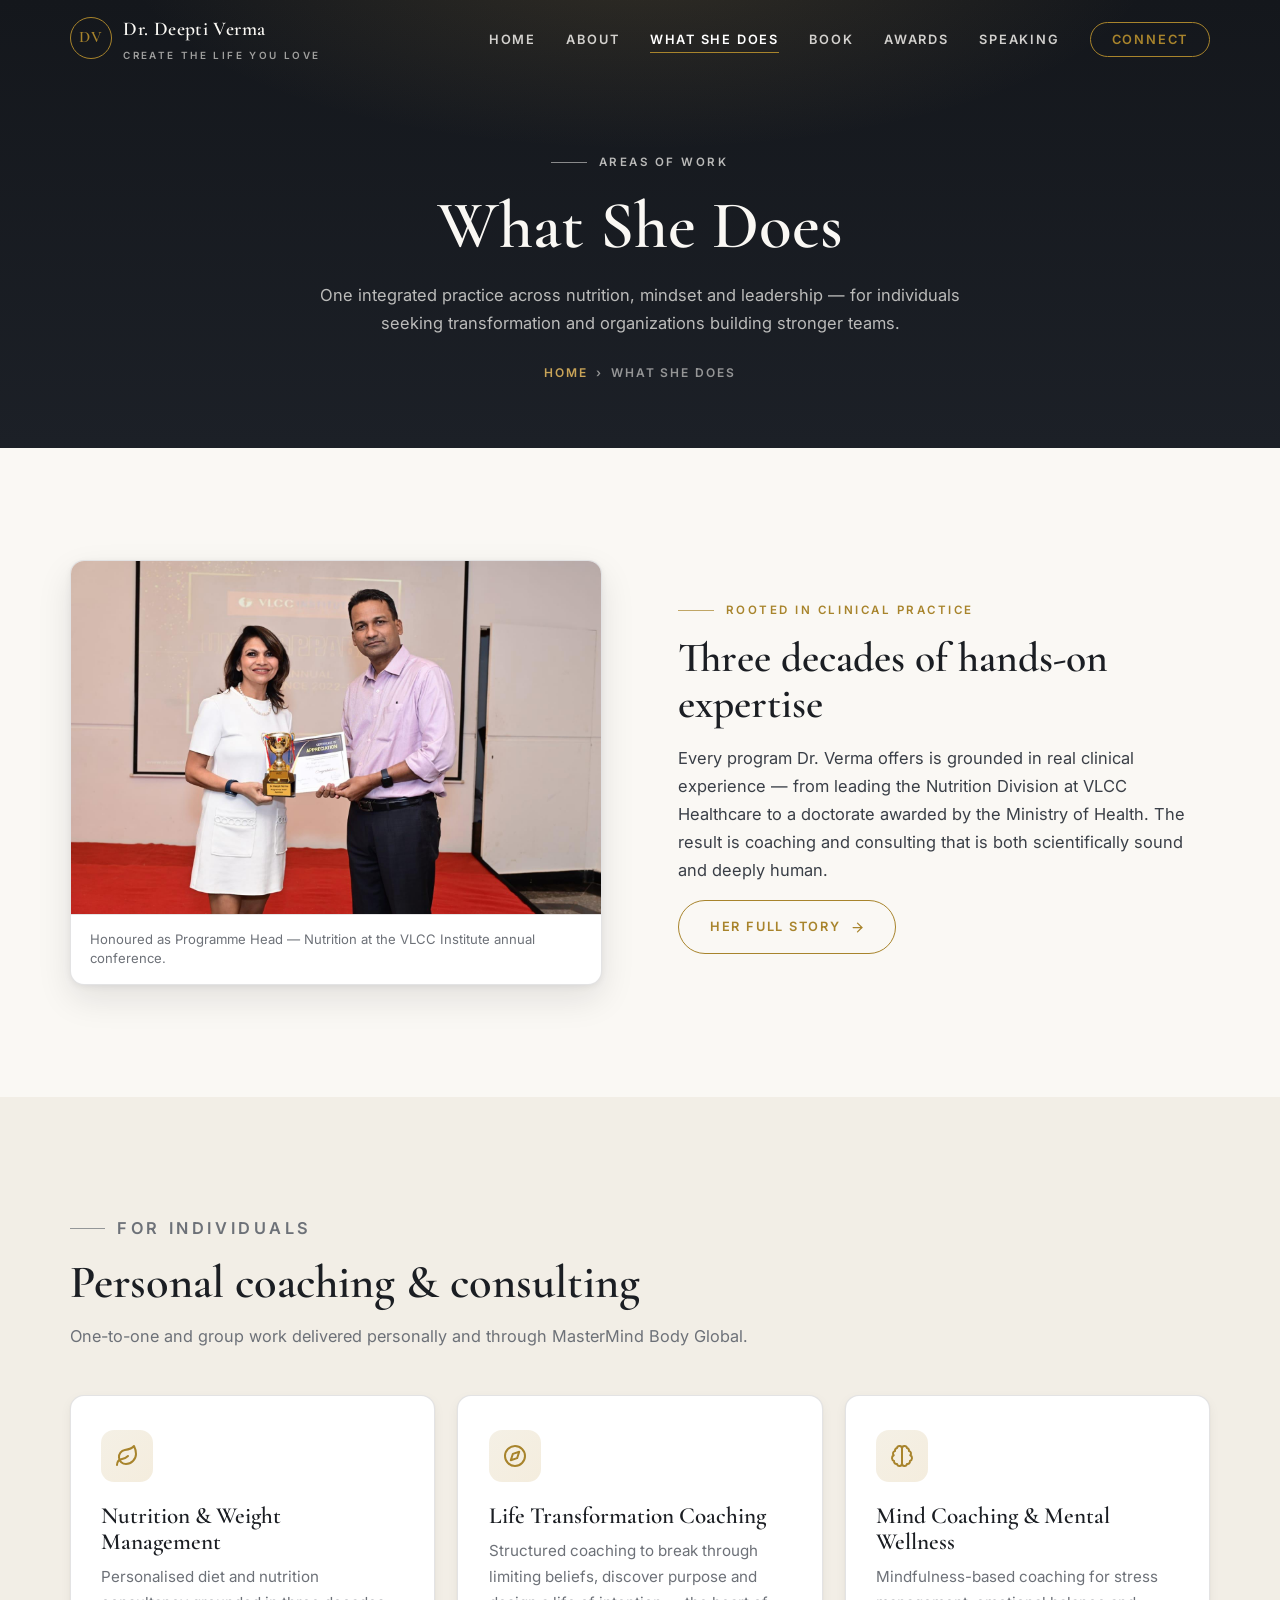
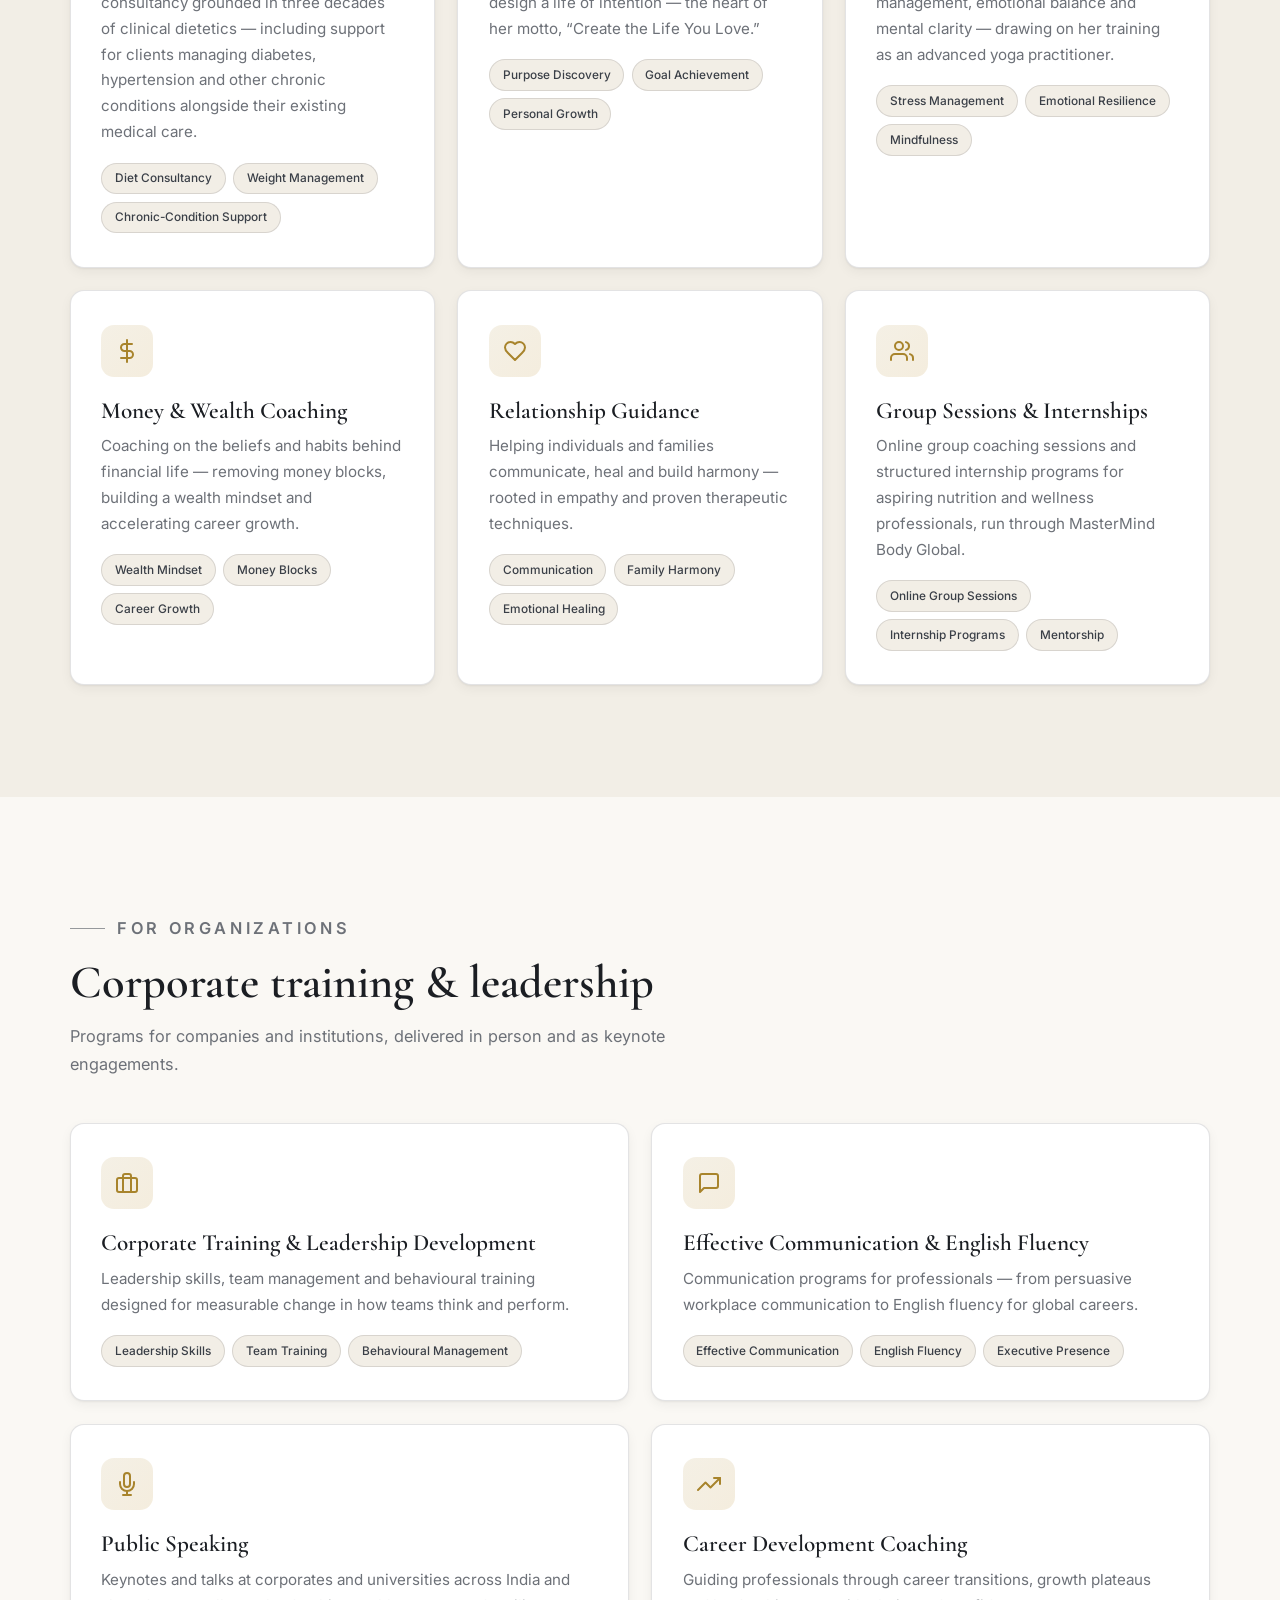
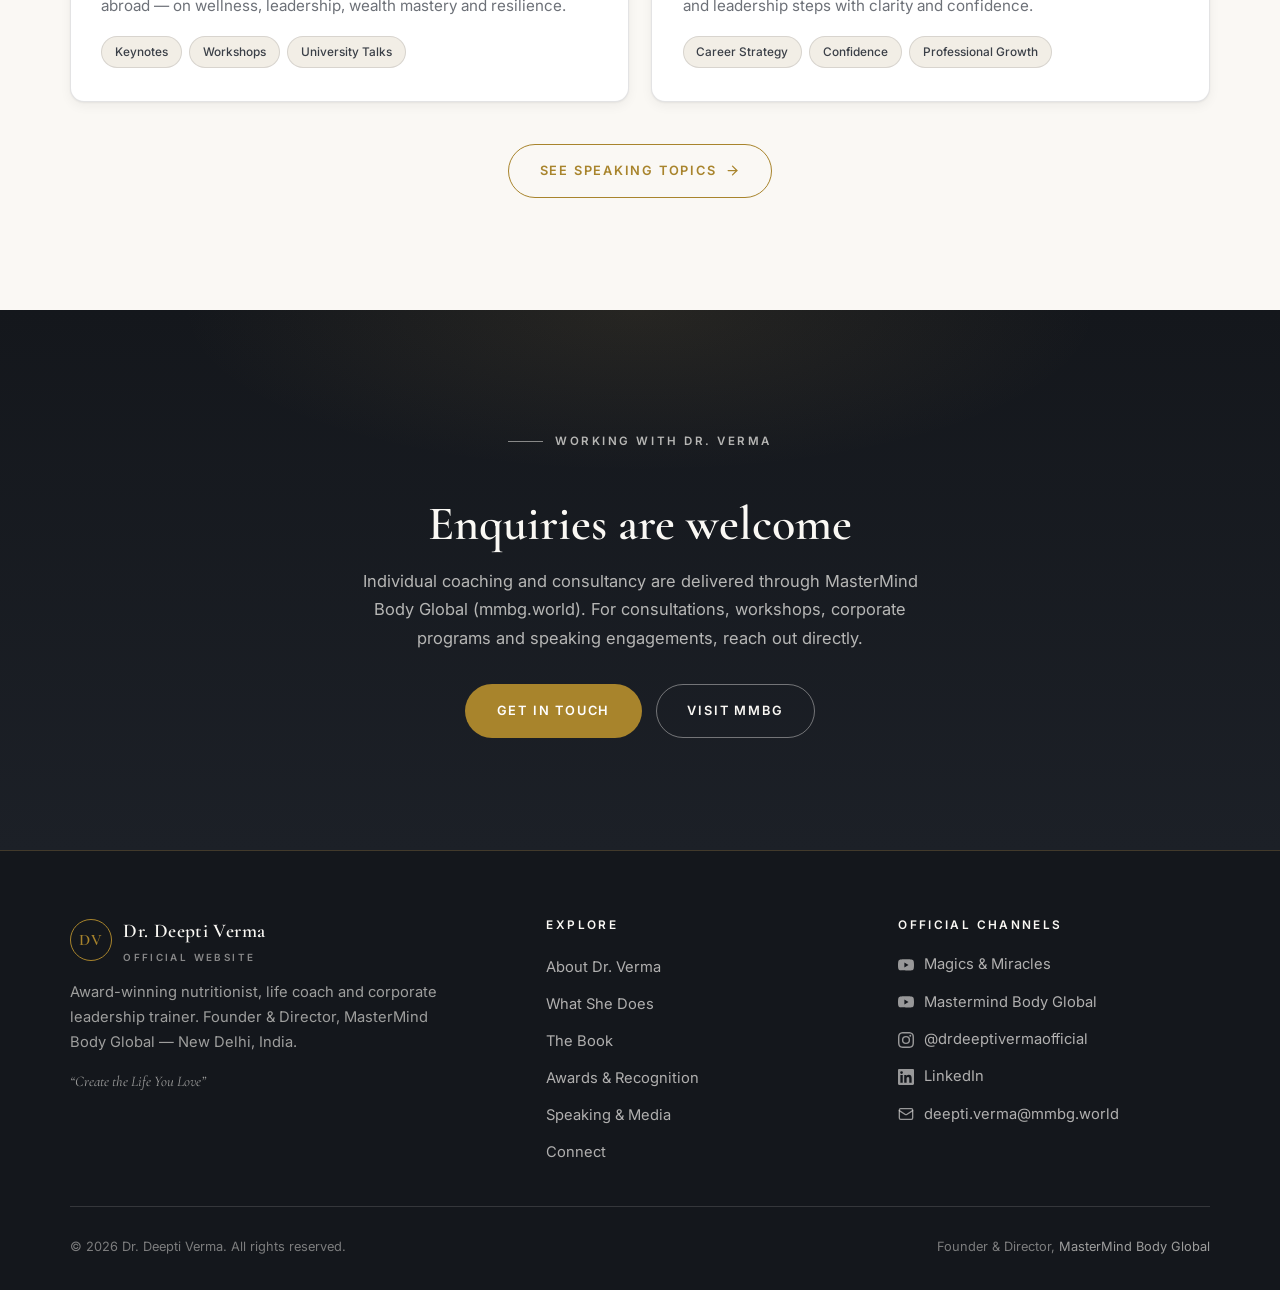
<file: services/index.html>
<!DOCTYPE html>
<html lang="en">
<head>
  <meta charset="UTF-8">
  <meta name="viewport" content="width=device-width, initial-scale=1.0">
  <title>What She Does — Dr. Deepti Verma | Nutrition, Coaching &amp; Corporate Training</title>
  <meta name="description" content="Dr. Deepti Verma works with individuals on nutrition, weight management, life transformation, mindset and money coaching — and with organizations on corporate leadership, communication and team training.">
  <link rel="canonical" href="https://www.drdeeptiverma.world/services/">
  <meta property="og:type" content="website">
  <meta property="og:title" content="What Dr. Deepti Verma Does">
  <meta property="og:description" content="Nutrition &amp; weight management, life transformation coaching, mind &amp; money coaching, and corporate leadership training.">
  <meta property="og:url" content="https://www.drdeeptiverma.world/services/">
  <link rel="icon" type="image/svg+xml" href="../assets/favicon.svg">
  <link rel="preconnect" href="https://fonts.googleapis.com">
  <link rel="preconnect" href="https://fonts.gstatic.com" crossorigin>
  <link href="https://fonts.googleapis.com/css2?family=Cormorant+Garamond:ital,wght@0,500;0,600;1,500&family=Inter:wght@400;500;600&display=swap" rel="stylesheet">
  <link rel="stylesheet" href="../assets/css/style.css">
</head>
<body>

  <header class="site-header header-on-dark">
    <div class="wrap nav-bar">
      <a class="brand" href="../">
        <span class="seal">DV</span>
        <span>
          <span class="brand-name">Dr. Deepti Verma</span>
          <span class="brand-sub">Create the Life You Love</span>
        </span>
      </a>
      <nav aria-label="Primary">
        <ul class="nav-links" id="nav-links">
          <li><a href="../">Home</a></li>
          <li><a href="../about/">About</a></li>
          <li><a href="./" class="active">What She Does</a></li>
          <li><a href="../book/">Book</a></li>
          <li><a href="../awards/">Awards</a></li>
          <li><a href="../speaking/">Speaking</a></li>
          <li><a href="../connect/" class="nav-cta">Connect</a></li>
        </ul>
      </nav>
      <button class="nav-toggle" aria-label="Open menu" aria-expanded="false" aria-controls="nav-links">
        <span></span><span></span><span></span>
      </button>
    </div>
  </header>

  <main>
    <section class="page-hero">
      <div class="wrap">
        <p class="eyebrow" style="justify-content: center;">Areas of Work</p>
        <h1>What She Does</h1>
        <p>
          One integrated practice across nutrition, mindset and leadership —
          for individuals seeking transformation and organizations building stronger teams.
        </p>
        <nav class="breadcrumb" aria-label="Breadcrumb"><a href="../">Home</a><span>›</span><span>What She Does</span></nav>
      </div>
    </section>

    <!-- Intro media band -->
    <section class="section">
      <div class="wrap split media-band">
        <div class="reveal">
          <figure class="figure">
            <img src="../assets/images/award-vlcc-nutrition.jpg"
                 alt="Dr. Deepti Verma honoured as Programme Head — Nutrition at the VLCC Institute annual conference"
                 width="1600" height="1066" loading="lazy" decoding="async">
            <figcaption>Honoured as Programme Head — Nutrition at the VLCC Institute annual conference.</figcaption>
          </figure>
        </div>
        <div class="reveal">
          <p class="eyebrow">Rooted in Clinical Practice</p>
          <h2 class="display" style="font-size: clamp(1.9rem, 3.6vw, 2.6rem); margin: 0.9rem 0 1rem;">
            Three decades of hands-on expertise
          </h2>
          <p style="color: var(--ink-soft); margin-bottom: 1rem;">
            Every program Dr. Verma offers is grounded in real clinical experience — from leading the
            Nutrition Division at VLCC Healthcare to a doctorate awarded by the Ministry of Health.
            The result is coaching and consulting that is both scientifically sound and deeply human.
          </p>
          <a class="btn btn-outline" href="../about/">Her Full Story
            <svg viewBox="0 0 24 24" fill="none" stroke="currentColor" stroke-width="2" stroke-linecap="round" stroke-linejoin="round" aria-hidden="true"><line x1="5" y1="12" x2="19" y2="12"/><polyline points="12 5 19 12 12 19"/></svg>
          </a>
        </div>
      </div>
    </section>

    <!-- Individuals -->
    <section class="section tinted">
      <div class="wrap">
        <div class="section-head reveal">
          <p class="eyebrow">For Individuals</p>
          <h2>Personal coaching &amp; consulting</h2>
          <p>One-to-one and group work delivered personally and through MasterMind Body Global.</p>
        </div>
        <div class="card-grid">
          <article class="card reveal">
            <div class="card-icon">
              <svg viewBox="0 0 24 24" fill="none" stroke="currentColor" stroke-width="2" stroke-linecap="round" stroke-linejoin="round" aria-hidden="true"><path d="M11 20A7 7 0 0 1 9.8 6.1C15.5 5 17 4.48 19 2c1 2 2 4.18 2 8 0 5.5-4.78 10-10 10Z"/><path d="M2 21c0-3 1.85-5.36 5.08-6C9.5 14.52 12 13 13 12"/></svg>
            </div>
            <h3>Nutrition &amp; Weight Management</h3>
            <p>Personalised diet and nutrition consultancy grounded in three decades of clinical dietetics — including support for clients managing diabetes, hypertension and other chronic conditions alongside their existing medical care.</p>
            <ul class="tag-list">
              <li>Diet Consultancy</li><li>Weight Management</li><li>Chronic-Condition Support</li>
            </ul>
          </article>
          <article class="card reveal">
            <div class="card-icon">
              <svg viewBox="0 0 24 24" fill="none" stroke="currentColor" stroke-width="2" stroke-linecap="round" stroke-linejoin="round" aria-hidden="true"><circle cx="12" cy="12" r="10"/><polygon points="16.24 7.76 14.12 14.12 7.76 16.24 9.88 9.88 16.24 7.76"/></svg>
            </div>
            <h3>Life Transformation Coaching</h3>
            <p>Structured coaching to break through limiting beliefs, discover purpose and design a life of intention — the heart of her motto, “Create the Life You Love.”</p>
            <ul class="tag-list">
              <li>Purpose Discovery</li><li>Goal Achievement</li><li>Personal Growth</li>
            </ul>
          </article>
          <article class="card reveal">
            <div class="card-icon">
              <svg viewBox="0 0 24 24" fill="none" stroke="currentColor" stroke-width="2" stroke-linecap="round" stroke-linejoin="round" aria-hidden="true"><path d="M12 4.5a2.5 2.5 0 0 0-4.96-.46 2.5 2.5 0 0 0-1.98 3 2.5 2.5 0 0 0-1.32 4.24 3 3 0 0 0 .34 5.58 2.5 2.5 0 0 0 2.96 3.08A2.5 2.5 0 0 0 12 19.5Z"/><path d="M12 4.5a2.5 2.5 0 0 1 4.96-.46 2.5 2.5 0 0 1 1.98 3 2.5 2.5 0 0 1 1.32 4.24 3 3 0 0 1-.34 5.58 2.5 2.5 0 0 1-2.96 3.08A2.5 2.5 0 0 1 12 19.5Z"/></svg>
            </div>
            <h3>Mind Coaching &amp; Mental Wellness</h3>
            <p>Mindfulness-based coaching for stress management, emotional balance and mental clarity — drawing on her training as an advanced yoga practitioner.</p>
            <ul class="tag-list">
              <li>Stress Management</li><li>Emotional Resilience</li><li>Mindfulness</li>
            </ul>
          </article>
          <article class="card reveal">
            <div class="card-icon">
              <svg viewBox="0 0 24 24" fill="none" stroke="currentColor" stroke-width="2" stroke-linecap="round" stroke-linejoin="round" aria-hidden="true"><line x1="12" y1="1" x2="12" y2="23"/><path d="M17 5H9.5a3.5 3.5 0 0 0 0 7h5a3.5 3.5 0 0 1 0 7H6"/></svg>
            </div>
            <h3>Money &amp; Wealth Coaching</h3>
            <p>Coaching on the beliefs and habits behind financial life — removing money blocks, building a wealth mindset and accelerating career growth.</p>
            <ul class="tag-list">
              <li>Wealth Mindset</li><li>Money Blocks</li><li>Career Growth</li>
            </ul>
          </article>
          <article class="card reveal">
            <div class="card-icon">
              <svg viewBox="0 0 24 24" fill="none" stroke="currentColor" stroke-width="2" stroke-linecap="round" stroke-linejoin="round" aria-hidden="true"><path d="M19 14c1.49-1.46 3-3.21 3-5.5A5.5 5.5 0 0 0 16.5 3c-1.76 0-3 .5-4.5 2-1.5-1.5-2.74-2-4.5-2A5.5 5.5 0 0 0 2 8.5c0 2.3 1.5 4.05 3 5.5l7 7Z"/></svg>
            </div>
            <h3>Relationship Guidance</h3>
            <p>Helping individuals and families communicate, heal and build harmony — rooted in empathy and proven therapeutic techniques.</p>
            <ul class="tag-list">
              <li>Communication</li><li>Family Harmony</li><li>Emotional Healing</li>
            </ul>
          </article>
          <article class="card reveal">
            <div class="card-icon">
              <svg viewBox="0 0 24 24" fill="none" stroke="currentColor" stroke-width="2" stroke-linecap="round" stroke-linejoin="round" aria-hidden="true"><path d="M17 21v-2a4 4 0 0 0-4-4H5a4 4 0 0 0-4 4v2"/><circle cx="9" cy="7" r="4"/><path d="M23 21v-2a4 4 0 0 0-3-3.87"/><path d="M16 3.13a4 4 0 0 1 0 7.75"/></svg>
            </div>
            <h3>Group Sessions &amp; Internships</h3>
            <p>Online group coaching sessions and structured internship programs for aspiring nutrition and wellness professionals, run through MasterMind Body Global.</p>
            <ul class="tag-list">
              <li>Online Group Sessions</li><li>Internship Programs</li><li>Mentorship</li>
            </ul>
          </article>
        </div>
      </div>
    </section>

    <!-- Organizations -->
    <section class="section">
      <div class="wrap">
        <div class="section-head reveal">
          <p class="eyebrow">For Organizations</p>
          <h2>Corporate training &amp; leadership</h2>
          <p>Programs for companies and institutions, delivered in person and as keynote engagements.</p>
        </div>
        <div class="card-grid two">
          <article class="card reveal">
            <div class="card-icon">
              <svg viewBox="0 0 24 24" fill="none" stroke="currentColor" stroke-width="2" stroke-linecap="round" stroke-linejoin="round" aria-hidden="true"><rect x="2" y="7" width="20" height="14" rx="2"/><path d="M16 21V5a2 2 0 0 0-2-2h-4a2 2 0 0 0-2 2v16"/></svg>
            </div>
            <h3>Corporate Training &amp; Leadership Development</h3>
            <p>Leadership skills, team management and behavioural training designed for measurable change in how teams think and perform.</p>
            <ul class="tag-list">
              <li>Leadership Skills</li><li>Team Training</li><li>Behavioural Management</li>
            </ul>
          </article>
          <article class="card reveal">
            <div class="card-icon">
              <svg viewBox="0 0 24 24" fill="none" stroke="currentColor" stroke-width="2" stroke-linecap="round" stroke-linejoin="round" aria-hidden="true"><path d="M21 15a2 2 0 0 1-2 2H7l-4 4V5a2 2 0 0 1 2-2h14a2 2 0 0 1 2 2z"/></svg>
            </div>
            <h3>Effective Communication &amp; English Fluency</h3>
            <p>Communication programs for professionals — from persuasive workplace communication to English fluency for global careers.</p>
            <ul class="tag-list">
              <li>Effective Communication</li><li>English Fluency</li><li>Executive Presence</li>
            </ul>
          </article>
          <article class="card reveal">
            <div class="card-icon">
              <svg viewBox="0 0 24 24" fill="none" stroke="currentColor" stroke-width="2" stroke-linecap="round" stroke-linejoin="round" aria-hidden="true"><path d="M12 1a3 3 0 0 0-3 3v8a3 3 0 0 0 6 0V4a3 3 0 0 0-3-3z"/><path d="M19 10v2a7 7 0 0 1-14 0v-2"/><line x1="12" y1="19" x2="12" y2="23"/><line x1="8" y1="23" x2="16" y2="23"/></svg>
            </div>
            <h3>Public Speaking</h3>
            <p>Keynotes and talks at corporates and universities across India and abroad — on wellness, leadership, wealth mastery and resilience.</p>
            <ul class="tag-list">
              <li>Keynotes</li><li>Workshops</li><li>University Talks</li>
            </ul>
          </article>
          <article class="card reveal">
            <div class="card-icon">
              <svg viewBox="0 0 24 24" fill="none" stroke="currentColor" stroke-width="2" stroke-linecap="round" stroke-linejoin="round" aria-hidden="true"><polyline points="23 6 13.5 15.5 8.5 10.5 1 18"/><polyline points="17 6 23 6 23 12"/></svg>
            </div>
            <h3>Career Development Coaching</h3>
            <p>Guiding professionals through career transitions, growth plateaus and leadership steps with clarity and confidence.</p>
            <ul class="tag-list">
              <li>Career Strategy</li><li>Confidence</li><li>Professional Growth</li>
            </ul>
          </article>
        </div>
        <div class="center" style="margin-top: 2.6rem;">
          <a class="btn btn-outline" href="../speaking/">See Speaking Topics
            <svg viewBox="0 0 24 24" fill="none" stroke="currentColor" stroke-width="2" stroke-linecap="round" stroke-linejoin="round" aria-hidden="true"><line x1="5" y1="12" x2="19" y2="12"/><polyline points="12 5 19 12 12 19"/></svg>
          </a>
        </div>
      </div>
    </section>

    <!-- Note + CTA -->
    <section class="section dark cta-band">
      <div class="wrap reveal">
        <p class="eyebrow" style="justify-content: center;">Working With Dr. Verma</p>
        <h2>Enquiries are welcome</h2>
        <p>
          Individual coaching and consultancy are delivered through
          MasterMind Body Global (mmbg.world). For consultations, workshops, corporate programs
          and speaking engagements, reach out directly.
        </p>
        <div class="hero-actions" style="margin-top: 0;">
          <a class="btn btn-gold" href="../connect/">Get In Touch</a>
          <a class="btn btn-outline-light" href="https://mmbg.world" target="_blank" rel="noopener">Visit MMBG</a>
        </div>
      </div>
    </section>
  </main>

  <footer class="site-footer">
    <div class="wrap">
      <div class="footer-grid">
        <div class="footer-brand">
          <a class="brand" href="../">
            <span class="seal">DV</span>
            <span>
              <span class="brand-name">Dr. Deepti Verma</span>
              <span class="brand-sub" style="color: rgba(250,248,244,0.5);">Official Website</span>
            </span>
          </a>
          <p>Award-winning nutritionist, life coach and corporate leadership trainer.
             Founder &amp; Director, MasterMind Body Global — New Delhi, India.</p>
          <p class="footer-motto">“Create the Life You Love”</p>
        </div>
        <div>
          <h4>Explore</h4>
          <ul class="footer-links">
            <li><a href="../about/">About Dr. Verma</a></li>
            <li><a href="./">What She Does</a></li>
            <li><a href="../book/">The Book</a></li>
            <li><a href="../awards/">Awards &amp; Recognition</a></li>
            <li><a href="../speaking/">Speaking &amp; Media</a></li>
            <li><a href="../connect/">Connect</a></li>
          </ul>
        </div>
        <div>
          <h4>Official Channels</h4>
          <ul class="footer-links">
            <li><a href="https://www.youtube.com/@magicsmiraclesbydrdeeptiverma" target="_blank" rel="noopener">
              <svg viewBox="0 0 24 24" fill="currentColor" aria-hidden="true"><path d="M23.5 6.19a3.02 3.02 0 0 0-2.12-2.14C19.5 3.55 12 3.55 12 3.55s-7.5 0-9.38.5A3.02 3.02 0 0 0 .5 6.19C0 8.07 0 12 0 12s0 3.93.5 5.81a3.02 3.02 0 0 0 2.12 2.14c1.88.5 9.38.5 9.38.5s7.5 0 9.38-.5a3.02 3.02 0 0 0 2.12-2.14C24 15.93 24 12 24 12s0-3.93-.5-5.81zM9.55 15.57V8.43L15.82 12l-6.27 3.57z"/></svg>
              Magics &amp; Miracles</a></li>
            <li><a href="https://www.youtube.com/@MASTERMINDBODYGLOBAL" target="_blank" rel="noopener">
              <svg viewBox="0 0 24 24" fill="currentColor" aria-hidden="true"><path d="M23.5 6.19a3.02 3.02 0 0 0-2.12-2.14C19.5 3.55 12 3.55 12 3.55s-7.5 0-9.38.5A3.02 3.02 0 0 0 .5 6.19C0 8.07 0 12 0 12s0 3.93.5 5.81a3.02 3.02 0 0 0 2.12 2.14c1.88.5 9.38.5 9.38.5s7.5 0 9.38-.5a3.02 3.02 0 0 0 2.12-2.14C24 15.93 24 12 24 12s0-3.93-.5-5.81zM9.55 15.57V8.43L15.82 12l-6.27 3.57z"/></svg>
              Mastermind Body Global</a></li>
            <li><a href="https://www.instagram.com/drdeeptivermaofficial" target="_blank" rel="noopener">
              <svg viewBox="0 0 24 24" fill="currentColor" aria-hidden="true"><path d="M12 2.16c3.2 0 3.58.01 4.85.07 1.17.05 1.8.25 2.23.41.56.22.96.48 1.38.9.42.42.68.82.9 1.38.16.42.36 1.06.41 2.23.06 1.27.07 1.65.07 4.85s-.01 3.58-.07 4.85c-.05 1.17-.25 1.8-.41 2.23-.22.56-.48.96-.9 1.38-.42.42-.82.68-1.38.9-.42.16-1.06.36-2.23.41-1.27.06-1.65.07-4.85.07s-3.58-.01-4.85-.07c-1.17-.05-1.8-.25-2.23-.41a3.72 3.72 0 0 1-1.38-.9 3.72 3.72 0 0 1-.9-1.38c-.16-.42-.36-1.06-.41-2.23-.06-1.27-.07-1.65-.07-4.85s.01-3.58.07-4.85c.05-1.17.25-1.8.41-2.23.22-.56.48-.96.9-1.38.42-.42.82-.68 1.38-.9.42-.16 1.06-.36 2.23-.41 1.27-.06 1.65-.07 4.85-.07zM12 0C8.74 0 8.33.01 7.05.07 5.78.13 4.9.33 4.14.63a5.88 5.88 0 0 0-2.13 1.38A5.88 5.88 0 0 0 .63 4.14C.33 4.9.13 5.78.07 7.05.01 8.33 0 8.74 0 12s.01 3.67.07 4.95c.06 1.27.26 2.15.56 2.91.3.79.72 1.46 1.38 2.13a5.88 5.88 0 0 0 2.13 1.38c.76.3 1.64.5 2.91.56C8.33 23.99 8.74 24 12 24s3.67-.01 4.95-.07c1.27-.06 2.15-.26 2.91-.56a5.88 5.88 0 0 0 2.13-1.38 5.88 5.88 0 0 0 1.38-2.13c.3-.76.5-1.64.56-2.91.06-1.28.07-1.69.07-4.95s-.01-3.67-.07-4.95c-.06-1.27-.26-2.15-.56-2.91a5.88 5.88 0 0 0-1.38-2.13A5.88 5.88 0 0 0 19.86.63c-.76-.3-1.64-.5-2.91-.56C15.67.01 15.26 0 12 0zm0 5.84A6.16 6.16 0 1 0 12 18.16 6.16 6.16 0 0 0 12 5.84zm0 10.16A4 4 0 1 1 12 8a4 4 0 0 1 0 8zm6.4-11.85a1.44 1.44 0 1 1 0 2.88 1.44 1.44 0 0 1 0-2.88z"/></svg>
              @drdeeptivermaofficial</a></li>
            <li><a href="https://www.linkedin.com/in/deepti-verma-950991370/" target="_blank" rel="noopener">
              <svg viewBox="0 0 24 24" fill="currentColor" aria-hidden="true"><path d="M20.45 20.45h-3.55v-5.57c0-1.33-.03-3.04-1.85-3.04-1.86 0-2.14 1.45-2.14 2.94v5.67H9.35V9h3.41v1.56h.05a3.74 3.74 0 0 1 3.37-1.85c3.6 0 4.27 2.37 4.27 5.46v6.28zM5.34 7.43a2.06 2.06 0 1 1 0-4.12 2.06 2.06 0 0 1 0 4.12zM7.12 20.45H3.56V9h3.56v11.45zM22.23 0H1.77C.79 0 0 .77 0 1.72v20.55C0 23.23.79 24 1.77 24h20.45c.98 0 1.78-.77 1.78-1.72V1.72C24 .77 23.2 0 22.23 0z"/></svg>
              LinkedIn</a></li>
            <li><a href="mailto:deepti.verma@mmbg.world">
              <svg viewBox="0 0 24 24" fill="none" stroke="currentColor" stroke-width="2" stroke-linecap="round" stroke-linejoin="round" aria-hidden="true"><rect x="2" y="4" width="20" height="16" rx="2"/><path d="m22 7-8.97 5.7a1.94 1.94 0 0 1-2.06 0L2 7"/></svg>
              deepti.verma@mmbg.world</a></li>
          </ul>
        </div>
      </div>
      <div class="footer-bottom">
        <span>© <span data-year>2026</span> Dr. Deepti Verma. All rights reserved.</span>
        <span>Founder &amp; Director, <a href="https://mmbg.world" target="_blank" rel="noopener">MasterMind Body Global</a></span>
      </div>
    </div>
  </footer>

  <script src="../assets/js/main.js"></script>
</body>
</html>
</file>
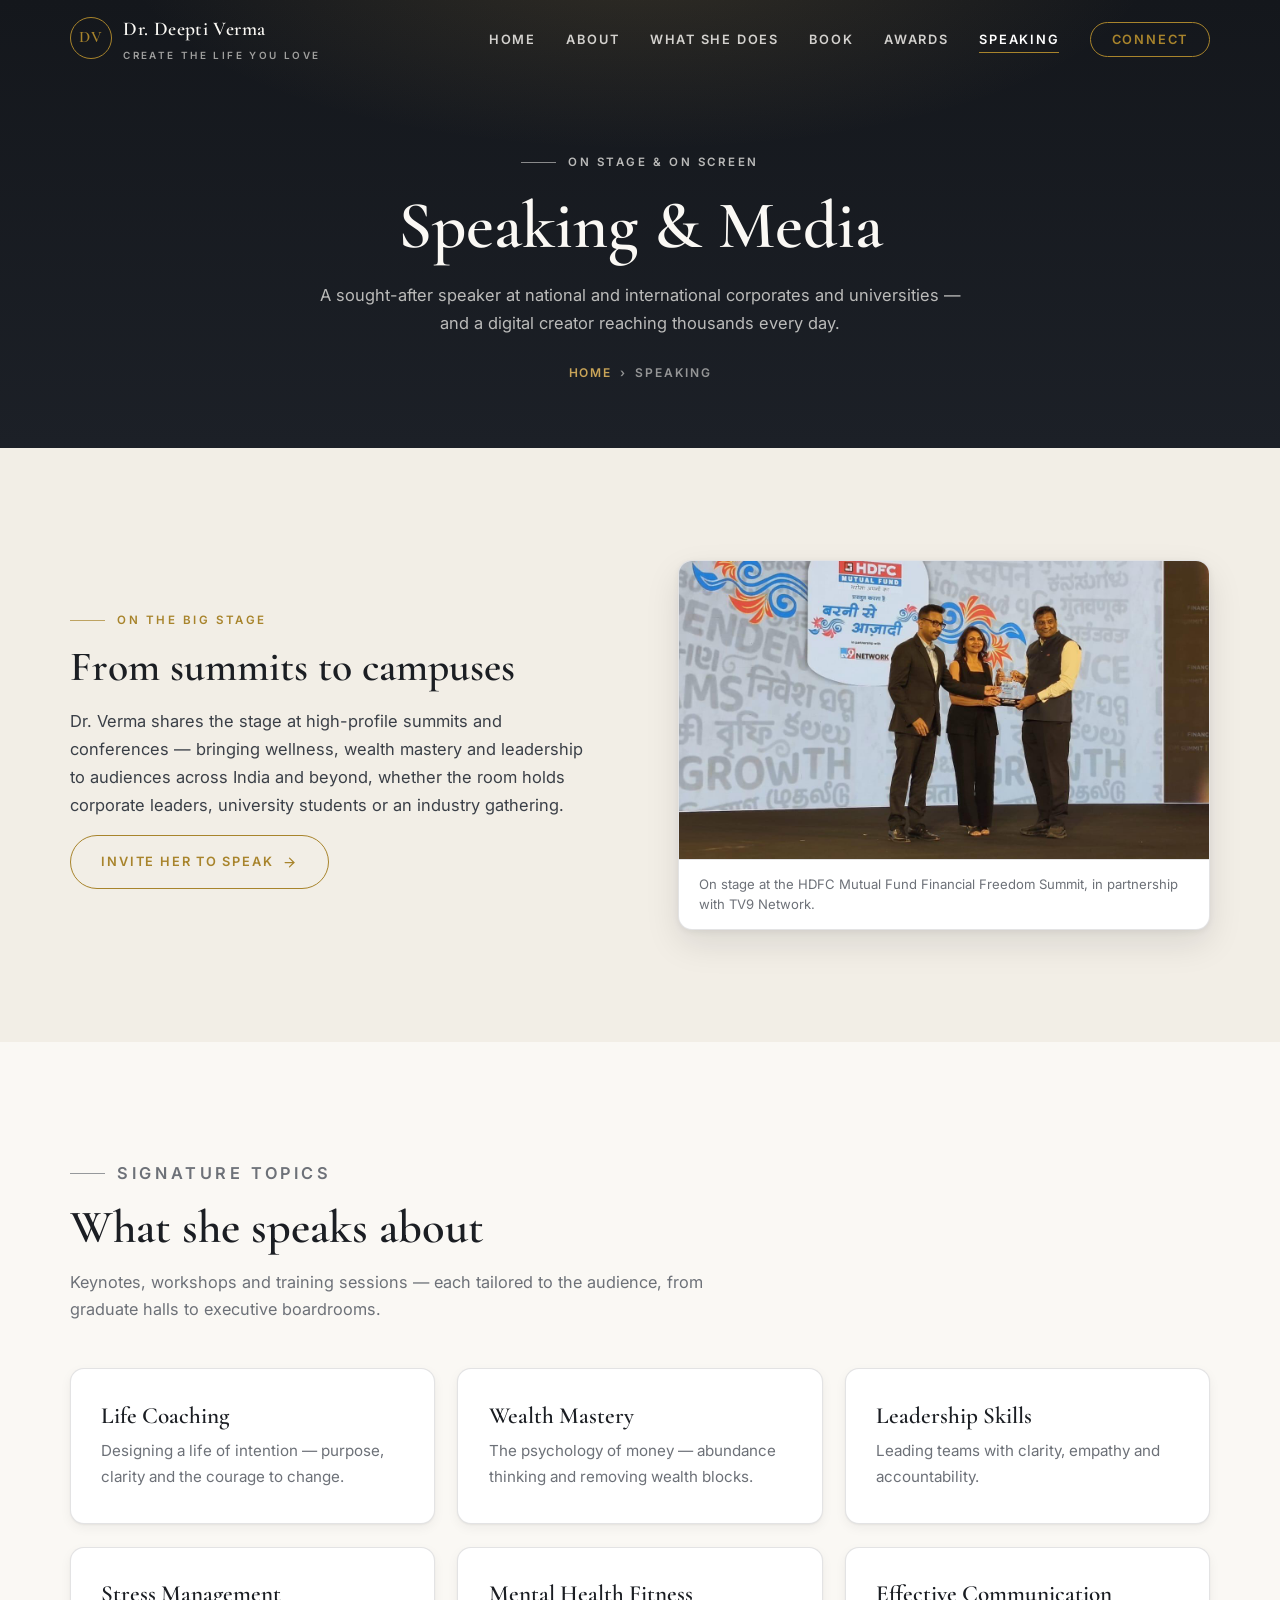
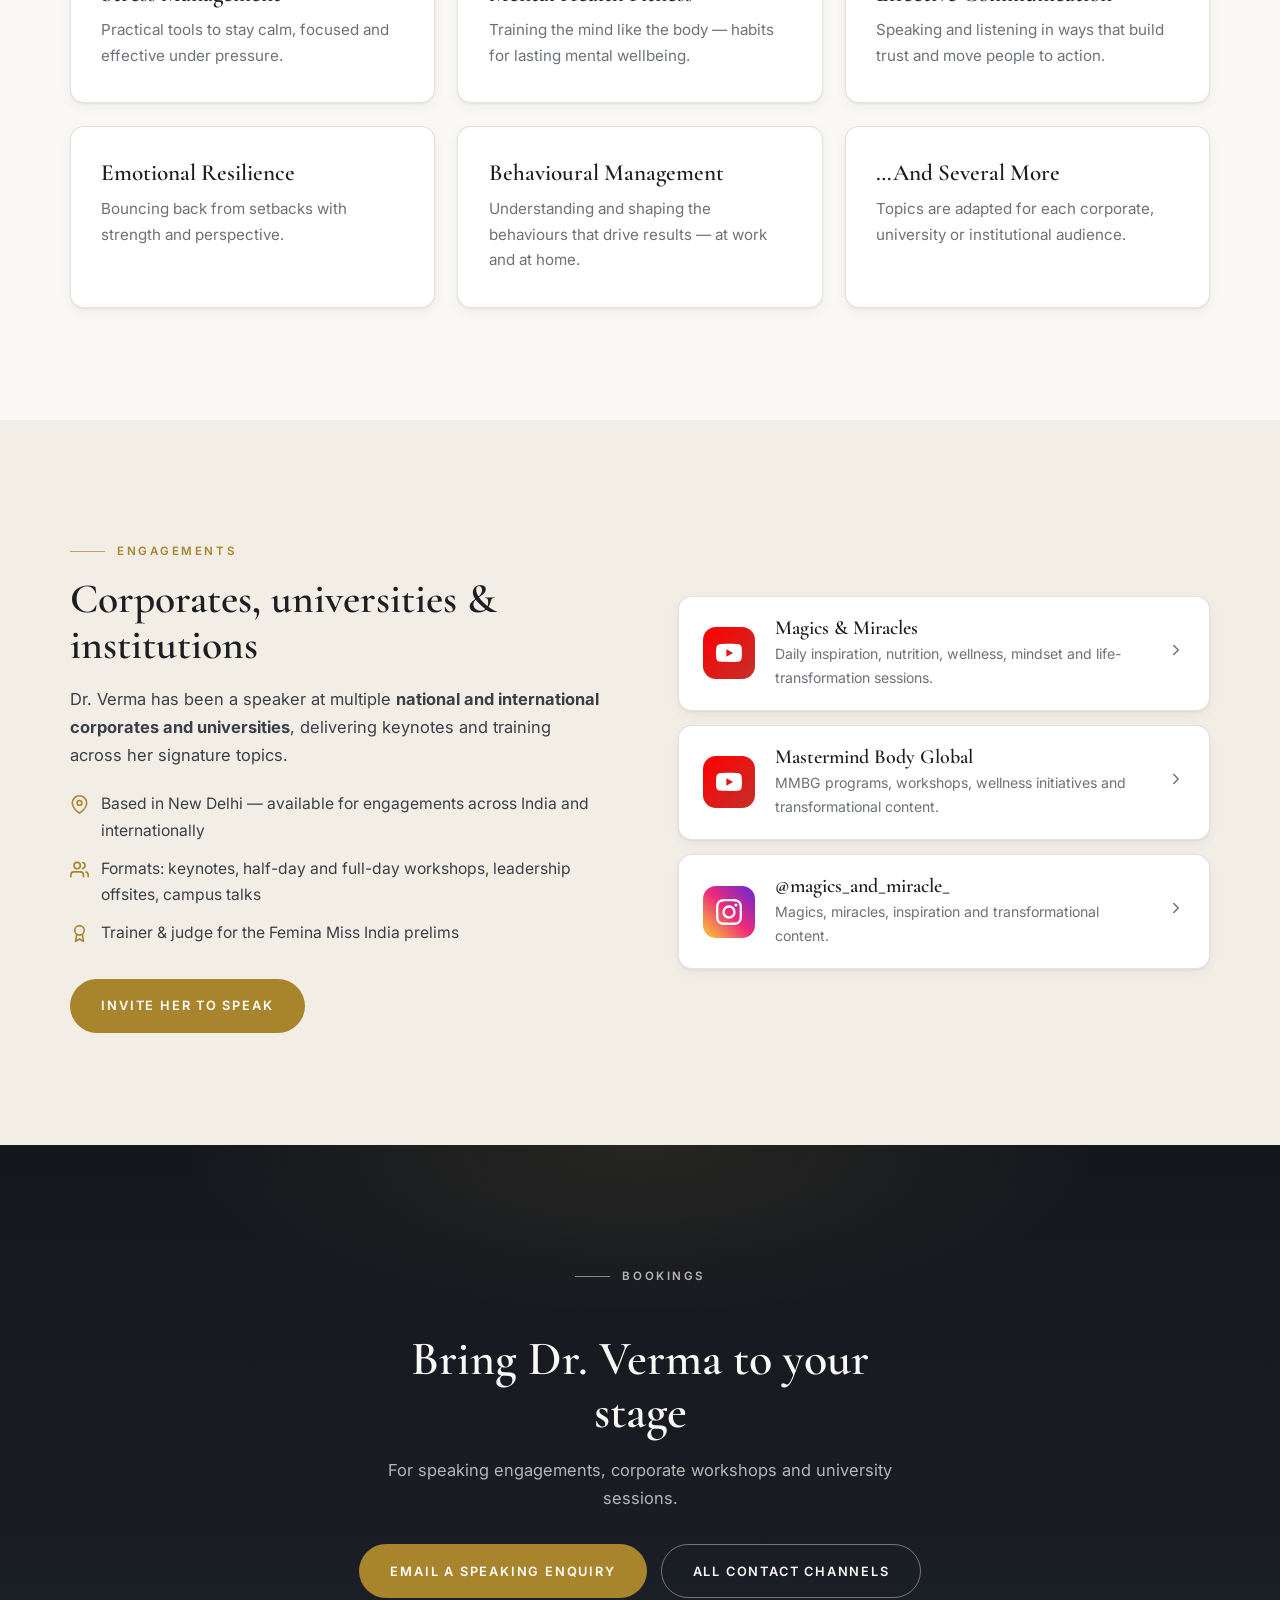
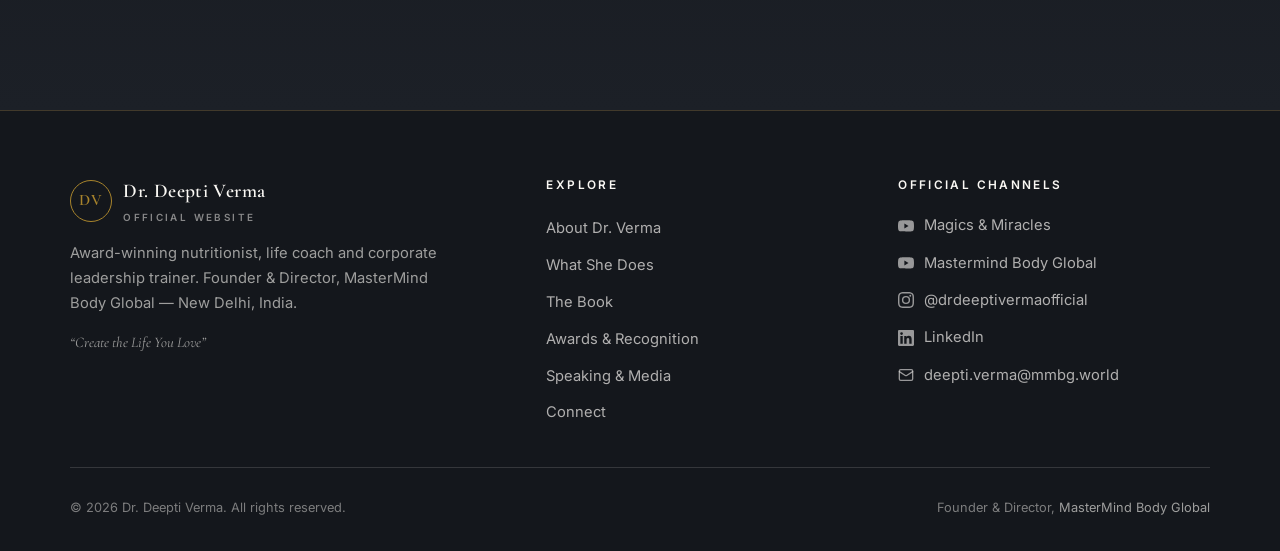
<file: speaking/index.html>
<!DOCTYPE html>
<html lang="en">
<head>
  <meta charset="UTF-8">
  <meta name="viewport" content="width=device-width, initial-scale=1.0">
  <title>Speaking &amp; Media — Dr. Deepti Verma | Keynotes, Workshops &amp; YouTube</title>
  <meta name="description" content="Dr. Deepti Verma speaks at national and international corporates and universities on life coaching, wealth mastery, leadership, stress management and more — and shares daily sessions on her YouTube channels.">
  <link rel="canonical" href="https://www.drdeeptiverma.world/speaking/">
  <meta property="og:type" content="website">
  <meta property="og:title" content="Speaking &amp; Media — Dr. Deepti Verma">
  <meta property="og:description" content="Keynote speaker at corporates and universities. Watch her on YouTube: Magics &amp; Miracles and Mastermind Body Global.">
  <meta property="og:url" content="https://www.drdeeptiverma.world/speaking/">
  <link rel="icon" type="image/svg+xml" href="../assets/favicon.svg">
  <link rel="preconnect" href="https://fonts.googleapis.com">
  <link rel="preconnect" href="https://fonts.gstatic.com" crossorigin>
  <link href="https://fonts.googleapis.com/css2?family=Cormorant+Garamond:ital,wght@0,500;0,600;1,500&family=Inter:wght@400;500;600&display=swap" rel="stylesheet">
  <link rel="stylesheet" href="../assets/css/style.css">
</head>
<body>

  <header class="site-header header-on-dark">
    <div class="wrap nav-bar">
      <a class="brand" href="../">
        <span class="seal">DV</span>
        <span>
          <span class="brand-name">Dr. Deepti Verma</span>
          <span class="brand-sub">Create the Life You Love</span>
        </span>
      </a>
      <nav aria-label="Primary">
        <ul class="nav-links" id="nav-links">
          <li><a href="../">Home</a></li>
          <li><a href="../about/">About</a></li>
          <li><a href="../services/">What She Does</a></li>
          <li><a href="../book/">Book</a></li>
          <li><a href="../awards/">Awards</a></li>
          <li><a href="./" class="active">Speaking</a></li>
          <li><a href="../connect/" class="nav-cta">Connect</a></li>
        </ul>
      </nav>
      <button class="nav-toggle" aria-label="Open menu" aria-expanded="false" aria-controls="nav-links">
        <span></span><span></span><span></span>
      </button>
    </div>
  </header>

  <main>
    <section class="page-hero">
      <div class="wrap">
        <p class="eyebrow" style="justify-content: center;">On Stage &amp; On Screen</p>
        <h1>Speaking &amp; Media</h1>
        <p>
          A sought-after speaker at national and international corporates and universities —
          and a digital creator reaching thousands every day.
        </p>
        <nav class="breadcrumb" aria-label="Breadcrumb"><a href="../">Home</a><span>›</span><span>Speaking</span></nav>
      </div>
    </section>

    <!-- Intro media band -->
    <section class="section tinted">
      <div class="wrap split media-band">
        <div class="reveal">
          <p class="eyebrow">On the Big Stage</p>
          <h2 class="display" style="font-size: clamp(1.9rem, 3.6vw, 2.6rem); margin: 0.9rem 0 1rem;">
            From summits to campuses
          </h2>
          <p style="color: var(--ink-soft); margin-bottom: 1rem;">
            Dr. Verma shares the stage at high-profile summits and conferences — bringing wellness,
            wealth mastery and leadership to audiences across India and beyond, whether the room holds
            corporate leaders, university students or an industry gathering.
          </p>
          <a class="btn btn-outline" href="../connect/">Invite Her to Speak
            <svg viewBox="0 0 24 24" fill="none" stroke="currentColor" stroke-width="2" stroke-linecap="round" stroke-linejoin="round" aria-hidden="true"><line x1="5" y1="12" x2="19" y2="12"/><polyline points="12 5 19 12 12 19"/></svg>
          </a>
        </div>
        <div class="reveal">
          <figure class="figure">
            <img src="../assets/images/award-financial-summit.jpg"
                 alt="Dr. Deepti Verma on stage at a financial freedom summit"
                 width="1280" height="720" loading="lazy" decoding="async">
            <figcaption>On stage at the HDFC Mutual Fund Financial Freedom Summit, in partnership with TV9 Network.</figcaption>
          </figure>
        </div>
      </div>
    </section>

    <section class="section">
      <div class="wrap">
        <div class="section-head reveal">
          <p class="eyebrow">Signature Topics</p>
          <h2>What she speaks about</h2>
          <p>Keynotes, workshops and training sessions — each tailored to the audience, from graduate halls to executive boardrooms.</p>
        </div>
        <div class="card-grid">
          <article class="card reveal">
            <h3>Life Coaching</h3>
            <p>Designing a life of intention — purpose, clarity and the courage to change.</p>
          </article>
          <article class="card reveal">
            <h3>Wealth Mastery</h3>
            <p>The psychology of money — abundance thinking and removing wealth blocks.</p>
          </article>
          <article class="card reveal">
            <h3>Leadership Skills</h3>
            <p>Leading teams with clarity, empathy and accountability.</p>
          </article>
          <article class="card reveal">
            <h3>Stress Management</h3>
            <p>Practical tools to stay calm, focused and effective under pressure.</p>
          </article>
          <article class="card reveal">
            <h3>Mental Health Fitness</h3>
            <p>Training the mind like the body — habits for lasting mental wellbeing.</p>
          </article>
          <article class="card reveal">
            <h3>Effective Communication</h3>
            <p>Speaking and listening in ways that build trust and move people to action.</p>
          </article>
          <article class="card reveal">
            <h3>Emotional Resilience</h3>
            <p>Bouncing back from setbacks with strength and perspective.</p>
          </article>
          <article class="card reveal">
            <h3>Behavioural Management</h3>
            <p>Understanding and shaping the behaviours that drive results — at work and at home.</p>
          </article>
          <article class="card reveal">
            <h3>…And Several More</h3>
            <p>Topics are adapted for each corporate, university or institutional audience.</p>
          </article>
        </div>
      </div>
    </section>

    <section class="section tinted">
      <div class="wrap split">
        <div class="reveal">
          <p class="eyebrow">Engagements</p>
          <h2 class="display" style="font-size: clamp(1.9rem, 3.6vw, 2.6rem); margin: 0.9rem 0 1rem;">
            Corporates, universities &amp; institutions
          </h2>
          <p style="color: var(--ink-soft); margin-bottom: 1rem;">
            Dr. Verma has been a speaker at multiple <strong>national and international corporates and
            universities</strong>, delivering keynotes and training across her signature topics.
          </p>
          <ul class="checklist">
            <li>
              <svg viewBox="0 0 24 24" fill="none" stroke="currentColor" stroke-width="2" stroke-linecap="round" stroke-linejoin="round" aria-hidden="true"><path d="M21 10c0 7-9 13-9 13s-9-6-9-13a9 9 0 0 1 18 0z"/><circle cx="12" cy="10" r="3"/></svg>
              Based in New Delhi — available for engagements across India and internationally
            </li>
            <li>
              <svg viewBox="0 0 24 24" fill="none" stroke="currentColor" stroke-width="2" stroke-linecap="round" stroke-linejoin="round" aria-hidden="true"><path d="M17 21v-2a4 4 0 0 0-4-4H5a4 4 0 0 0-4 4v2"/><circle cx="9" cy="7" r="4"/><path d="M23 21v-2a4 4 0 0 0-3-3.87"/><path d="M16 3.13a4 4 0 0 1 0 7.75"/></svg>
              Formats: keynotes, half-day and full-day workshops, leadership offsites, campus talks
            </li>
            <li>
              <svg viewBox="0 0 24 24" fill="none" stroke="currentColor" stroke-width="2" stroke-linecap="round" stroke-linejoin="round" aria-hidden="true"><circle cx="12" cy="8" r="6"/><path d="M15.477 12.89 17 22l-5-3-5 3 1.523-9.11"/></svg>
              Trainer &amp; judge for the Femina Miss India prelims
            </li>
          </ul>
          <div style="margin-top: 2rem;">
            <a class="btn btn-gold" href="../connect/">Invite Her to Speak</a>
          </div>
        </div>
        <div class="reveal">
          <div class="connect-list">
            <a class="connect-card" href="https://www.youtube.com/@magicsmiraclesbydrdeeptiverma" target="_blank" rel="noopener">
              <span class="platform-icon pi-youtube">
                <svg viewBox="0 0 24 24" fill="currentColor" aria-hidden="true"><path d="M23.5 6.19a3.02 3.02 0 0 0-2.12-2.14C19.5 3.55 12 3.55 12 3.55s-7.5 0-9.38.5A3.02 3.02 0 0 0 .5 6.19C0 8.07 0 12 0 12s0 3.93.5 5.81a3.02 3.02 0 0 0 2.12 2.14c1.88.5 9.38.5 9.38.5s7.5 0 9.38-.5a3.02 3.02 0 0 0 2.12-2.14C24 15.93 24 12 24 12s0-3.93-.5-5.81zM9.55 15.57V8.43L15.82 12l-6.27 3.57z"/></svg>
              </span>
              <span class="connect-body">
                <h3>Magics &amp; Miracles</h3>
                <p>Daily inspiration, nutrition, wellness, mindset and life-transformation sessions.</p>
              </span>
              <span class="chev"><svg viewBox="0 0 24 24" fill="none" stroke="currentColor" stroke-width="2" stroke-linecap="round" stroke-linejoin="round" aria-hidden="true"><polyline points="9 18 15 12 9 6"/></svg></span>
            </a>
            <a class="connect-card" href="https://www.youtube.com/@MASTERMINDBODYGLOBAL" target="_blank" rel="noopener">
              <span class="platform-icon pi-youtube">
                <svg viewBox="0 0 24 24" fill="currentColor" aria-hidden="true"><path d="M23.5 6.19a3.02 3.02 0 0 0-2.12-2.14C19.5 3.55 12 3.55 12 3.55s-7.5 0-9.38.5A3.02 3.02 0 0 0 .5 6.19C0 8.07 0 12 0 12s0 3.93.5 5.81a3.02 3.02 0 0 0 2.12 2.14c1.88.5 9.38.5 9.38.5s7.5 0 9.38-.5a3.02 3.02 0 0 0 2.12-2.14C24 15.93 24 12 24 12s0-3.93-.5-5.81zM9.55 15.57V8.43L15.82 12l-6.27 3.57z"/></svg>
              </span>
              <span class="connect-body">
                <h3>Mastermind Body Global</h3>
                <p>MMBG programs, workshops, wellness initiatives and transformational content.</p>
              </span>
              <span class="chev"><svg viewBox="0 0 24 24" fill="none" stroke="currentColor" stroke-width="2" stroke-linecap="round" stroke-linejoin="round" aria-hidden="true"><polyline points="9 18 15 12 9 6"/></svg></span>
            </a>
            <a class="connect-card" href="https://www.instagram.com/magics_and_miracle_" target="_blank" rel="noopener">
              <span class="platform-icon pi-instagram">
                <svg viewBox="0 0 24 24" fill="currentColor" aria-hidden="true"><path d="M12 2.16c3.2 0 3.58.01 4.85.07 1.17.05 1.8.25 2.23.41.56.22.96.48 1.38.9.42.42.68.82.9 1.38.16.42.36 1.06.41 2.23.06 1.27.07 1.65.07 4.85s-.01 3.58-.07 4.85c-.05 1.17-.25 1.8-.41 2.23-.22.56-.48.96-.9 1.38-.42.42-.82.68-1.38.9-.42.16-1.06.36-2.23.41-1.27.06-1.65.07-4.85.07s-3.58-.01-4.85-.07c-1.17-.05-1.8-.25-2.23-.41a3.72 3.72 0 0 1-1.38-.9 3.72 3.72 0 0 1-.9-1.38c-.16-.42-.36-1.06-.41-2.23-.06-1.27-.07-1.65-.07-4.85s.01-3.58.07-4.85c.05-1.17.25-1.8.41-2.23.22-.56.48-.96.9-1.38.42-.42.82-.68 1.38-.9.42-.16 1.06-.36 2.23-.41 1.27-.06 1.65-.07 4.85-.07zM12 0C8.74 0 8.33.01 7.05.07 5.78.13 4.9.33 4.14.63a5.88 5.88 0 0 0-2.13 1.38A5.88 5.88 0 0 0 .63 4.14C.33 4.9.13 5.78.07 7.05.01 8.33 0 8.74 0 12s.01 3.67.07 4.95c.06 1.27.26 2.15.56 2.91.3.79.72 1.46 1.38 2.13a5.88 5.88 0 0 0 2.13 1.38c.76.3 1.64.5 2.91.56C8.33 23.99 8.74 24 12 24s3.67-.01 4.95-.07c1.27-.06 2.15-.26 2.91-.56a5.88 5.88 0 0 0 2.13-1.38 5.88 5.88 0 0 0 1.38-2.13c.3-.76.5-1.64.56-2.91.06-1.28.07-1.69.07-4.95s-.01-3.67-.07-4.95c-.06-1.27-.26-2.15-.56-2.91a5.88 5.88 0 0 0-1.38-2.13A5.88 5.88 0 0 0 19.86.63c-.76-.3-1.64-.5-2.91-.56C15.67.01 15.26 0 12 0zm0 5.84A6.16 6.16 0 1 0 12 18.16 6.16 6.16 0 0 0 12 5.84zm0 10.16A4 4 0 1 1 12 8a4 4 0 0 1 0 8zm6.4-11.85a1.44 1.44 0 1 1 0 2.88 1.44 1.44 0 0 1 0-2.88z"/></svg>
              </span>
              <span class="connect-body">
                <h3>@magics_and_miracle_</h3>
                <p>Magics, miracles, inspiration and transformational content.</p>
              </span>
              <span class="chev"><svg viewBox="0 0 24 24" fill="none" stroke="currentColor" stroke-width="2" stroke-linecap="round" stroke-linejoin="round" aria-hidden="true"><polyline points="9 18 15 12 9 6"/></svg></span>
            </a>
          </div>
        </div>
      </div>
    </section>

    <section class="section dark cta-band">
      <div class="wrap reveal">
        <p class="eyebrow" style="justify-content: center;">Bookings</p>
        <h2>Bring Dr. Verma to your stage</h2>
        <p>For speaking engagements, corporate workshops and university sessions.</p>
        <div class="hero-actions" style="margin-top: 0;">
          <a class="btn btn-gold" href="mailto:deepti.verma@mmbg.world?subject=Speaking%20Enquiry">Email a Speaking Enquiry</a>
          <a class="btn btn-outline-light" href="../connect/">All Contact Channels</a>
        </div>
      </div>
    </section>
  </main>

  <footer class="site-footer">
    <div class="wrap">
      <div class="footer-grid">
        <div class="footer-brand">
          <a class="brand" href="../">
            <span class="seal">DV</span>
            <span>
              <span class="brand-name">Dr. Deepti Verma</span>
              <span class="brand-sub" style="color: rgba(250,248,244,0.5);">Official Website</span>
            </span>
          </a>
          <p>Award-winning nutritionist, life coach and corporate leadership trainer.
             Founder &amp; Director, MasterMind Body Global — New Delhi, India.</p>
          <p class="footer-motto">“Create the Life You Love”</p>
        </div>
        <div>
          <h4>Explore</h4>
          <ul class="footer-links">
            <li><a href="../about/">About Dr. Verma</a></li>
            <li><a href="../services/">What She Does</a></li>
            <li><a href="../book/">The Book</a></li>
            <li><a href="../awards/">Awards &amp; Recognition</a></li>
            <li><a href="./">Speaking &amp; Media</a></li>
            <li><a href="../connect/">Connect</a></li>
          </ul>
        </div>
        <div>
          <h4>Official Channels</h4>
          <ul class="footer-links">
            <li><a href="https://www.youtube.com/@magicsmiraclesbydrdeeptiverma" target="_blank" rel="noopener">
              <svg viewBox="0 0 24 24" fill="currentColor" aria-hidden="true"><path d="M23.5 6.19a3.02 3.02 0 0 0-2.12-2.14C19.5 3.55 12 3.55 12 3.55s-7.5 0-9.38.5A3.02 3.02 0 0 0 .5 6.19C0 8.07 0 12 0 12s0 3.93.5 5.81a3.02 3.02 0 0 0 2.12 2.14c1.88.5 9.38.5 9.38.5s7.5 0 9.38-.5a3.02 3.02 0 0 0 2.12-2.14C24 15.93 24 12 24 12s0-3.93-.5-5.81zM9.55 15.57V8.43L15.82 12l-6.27 3.57z"/></svg>
              Magics &amp; Miracles</a></li>
            <li><a href="https://www.youtube.com/@MASTERMINDBODYGLOBAL" target="_blank" rel="noopener">
              <svg viewBox="0 0 24 24" fill="currentColor" aria-hidden="true"><path d="M23.5 6.19a3.02 3.02 0 0 0-2.12-2.14C19.5 3.55 12 3.55 12 3.55s-7.5 0-9.38.5A3.02 3.02 0 0 0 .5 6.19C0 8.07 0 12 0 12s0 3.93.5 5.81a3.02 3.02 0 0 0 2.12 2.14c1.88.5 9.38.5 9.38.5s7.5 0 9.38-.5a3.02 3.02 0 0 0 2.12-2.14C24 15.93 24 12 24 12s0-3.93-.5-5.81zM9.55 15.57V8.43L15.82 12l-6.27 3.57z"/></svg>
              Mastermind Body Global</a></li>
            <li><a href="https://www.instagram.com/drdeeptivermaofficial" target="_blank" rel="noopener">
              <svg viewBox="0 0 24 24" fill="currentColor" aria-hidden="true"><path d="M12 2.16c3.2 0 3.58.01 4.85.07 1.17.05 1.8.25 2.23.41.56.22.96.48 1.38.9.42.42.68.82.9 1.38.16.42.36 1.06.41 2.23.06 1.27.07 1.65.07 4.85s-.01 3.58-.07 4.85c-.05 1.17-.25 1.8-.41 2.23-.22.56-.48.96-.9 1.38-.42.42-.82.68-1.38.9-.42.16-1.06.36-2.23.41-1.27.06-1.65.07-4.85.07s-3.58-.01-4.85-.07c-1.17-.05-1.8-.25-2.23-.41a3.72 3.72 0 0 1-1.38-.9 3.72 3.72 0 0 1-.9-1.38c-.16-.42-.36-1.06-.41-2.23-.06-1.27-.07-1.65-.07-4.85s.01-3.58.07-4.85c.05-1.17.25-1.8.41-2.23.22-.56.48-.96.9-1.38.42-.42.82-.68 1.38-.9.42-.16 1.06-.36 2.23-.41 1.27-.06 1.65-.07 4.85-.07zM12 0C8.74 0 8.33.01 7.05.07 5.78.13 4.9.33 4.14.63a5.88 5.88 0 0 0-2.13 1.38A5.88 5.88 0 0 0 .63 4.14C.33 4.9.13 5.78.07 7.05.01 8.33 0 8.74 0 12s.01 3.67.07 4.95c.06 1.27.26 2.15.56 2.91.3.79.72 1.46 1.38 2.13a5.88 5.88 0 0 0 2.13 1.38c.76.3 1.64.5 2.91.56C8.33 23.99 8.74 24 12 24s3.67-.01 4.95-.07c1.27-.06 2.15-.26 2.91-.56a5.88 5.88 0 0 0 2.13-1.38 5.88 5.88 0 0 0 1.38-2.13c.3-.76.5-1.64.56-2.91.06-1.28.07-1.69.07-4.95s-.01-3.67-.07-4.95c-.06-1.27-.26-2.15-.56-2.91a5.88 5.88 0 0 0-1.38-2.13A5.88 5.88 0 0 0 19.86.63c-.76-.3-1.64-.5-2.91-.56C15.67.01 15.26 0 12 0zm0 5.84A6.16 6.16 0 1 0 12 18.16 6.16 6.16 0 0 0 12 5.84zm0 10.16A4 4 0 1 1 12 8a4 4 0 0 1 0 8zm6.4-11.85a1.44 1.44 0 1 1 0 2.88 1.44 1.44 0 0 1 0-2.88z"/></svg>
              @drdeeptivermaofficial</a></li>
            <li><a href="https://www.linkedin.com/in/deepti-verma-950991370/" target="_blank" rel="noopener">
              <svg viewBox="0 0 24 24" fill="currentColor" aria-hidden="true"><path d="M20.45 20.45h-3.55v-5.57c0-1.33-.03-3.04-1.85-3.04-1.86 0-2.14 1.45-2.14 2.94v5.67H9.35V9h3.41v1.56h.05a3.74 3.74 0 0 1 3.37-1.85c3.6 0 4.27 2.37 4.27 5.46v6.28zM5.34 7.43a2.06 2.06 0 1 1 0-4.12 2.06 2.06 0 0 1 0 4.12zM7.12 20.45H3.56V9h3.56v11.45zM22.23 0H1.77C.79 0 0 .77 0 1.72v20.55C0 23.23.79 24 1.77 24h20.45c.98 0 1.78-.77 1.78-1.72V1.72C24 .77 23.2 0 22.23 0z"/></svg>
              LinkedIn</a></li>
            <li><a href="mailto:deepti.verma@mmbg.world">
              <svg viewBox="0 0 24 24" fill="none" stroke="currentColor" stroke-width="2" stroke-linecap="round" stroke-linejoin="round" aria-hidden="true"><rect x="2" y="4" width="20" height="16" rx="2"/><path d="m22 7-8.97 5.7a1.94 1.94 0 0 1-2.06 0L2 7"/></svg>
              deepti.verma@mmbg.world</a></li>
          </ul>
        </div>
      </div>
      <div class="footer-bottom">
        <span>© <span data-year>2026</span> Dr. Deepti Verma. All rights reserved.</span>
        <span>Founder &amp; Director, <a href="https://mmbg.world" target="_blank" rel="noopener">MasterMind Body Global</a></span>
      </div>
    </div>
  </footer>

  <script src="../assets/js/main.js"></script>
</body>
</html>
</file>
<file: assets/css/style.css>
/* ==========================================================================
   Dr. Deepti Verma — Official Personal Website
   Elegant editorial design system
   ========================================================================== */

:root {
  --ink: #1b1e23;
  --ink-soft: #3a3f47;
  --muted: #6d7178;
  --paper: #faf8f4;
  --paper-2: #f2eee6;
  --card: #ffffff;
  --dark: #14171c;
  --dark-2: #1c2027;
  --gold: #a8842c;
  --gold-bright: #c9a458;
  --gold-pale: #e8d9b8;
  --line: rgba(27, 30, 35, 0.12);
  --line-dark: rgba(250, 248, 244, 0.14);
  --serif: "Cormorant Garamond", "Times New Roman", serif;
  --sans: "Inter", "Segoe UI", Arial, sans-serif;
  --shadow-sm: 0 1px 2px rgba(20, 23, 28, 0.05), 0 4px 12px rgba(20, 23, 28, 0.05);
  --shadow-md: 0 2px 6px rgba(20, 23, 28, 0.06), 0 14px 34px rgba(20, 23, 28, 0.1);
  --radius: 14px;
  --wrap: 1140px;
}

*,
*::before,
*::after { box-sizing: border-box; margin: 0; padding: 0; }

html { scroll-behavior: smooth; }

body {
  font-family: var(--sans);
  font-size: 16.5px;
  line-height: 1.7;
  color: var(--ink);
  background: var(--paper);
  -webkit-font-smoothing: antialiased;
  text-rendering: optimizeLegibility;
}

img { max-width: 100%; display: block; }

a { color: var(--gold); text-decoration: none; }
a:hover { color: var(--ink); }

.wrap {
  width: min(var(--wrap), calc(100% - 2.5rem));
  margin-inline: auto;
}

/* --------------------------------------------------------------------------
   Typography
   -------------------------------------------------------------------------- */

h1, h2, h3, .display {
  font-family: var(--serif);
  font-weight: 600;
  line-height: 1.12;
  color: inherit;
}

.eyebrow {
  display: inline-flex;
  align-items: center;
  gap: 0.75rem;
  font-size: 0.72rem;
  font-weight: 600;
  letter-spacing: 0.22em;
  text-transform: uppercase;
  color: var(--gold);
}

.eyebrow::before {
  content: "";
  width: 2.2rem;
  height: 1px;
  background: currentColor;
  opacity: 0.7;
}

.section-head { max-width: 44rem; margin-bottom: 2.75rem; }
.section-head h2 { font-size: clamp(2rem, 4vw, 2.9rem); margin: 0.9rem 0 0.9rem; }
.section-head p { color: var(--muted); font-size: 1.02rem; }

.center { text-align: center; }
.center .section-head { margin-inline: auto; }
.center .eyebrow { justify-content: center; }

/* --------------------------------------------------------------------------
   Header / navigation
   -------------------------------------------------------------------------- */

.site-header {
  position: fixed;
  inset: 0 0 auto 0;
  z-index: 60;
  transition: background 0.35s ease, box-shadow 0.35s ease, border-color 0.35s ease;
  border-bottom: 1px solid transparent;
}

.site-header.solid {
  background: rgba(250, 248, 244, 0.92);
  backdrop-filter: blur(14px);
  -webkit-backdrop-filter: blur(14px);
  border-bottom-color: var(--line);
}

.nav-bar {
  display: flex;
  align-items: center;
  justify-content: space-between;
  gap: 1rem;
  height: 76px;
}

.brand {
  display: inline-flex;
  align-items: center;
  gap: 0.7rem;
  color: inherit;
}
.brand:hover { color: inherit; }

.brand .seal {
  width: 42px;
  height: 42px;
  border-radius: 50%;
  border: 1px solid var(--gold);
  display: grid;
  place-items: center;
  font-family: var(--serif);
  font-size: 1rem;
  font-weight: 600;
  color: var(--gold);
  letter-spacing: 0.04em;
  flex: none;
}

.brand .brand-name {
  font-family: var(--serif);
  font-size: 1.22rem;
  font-weight: 600;
  letter-spacing: 0.02em;
  white-space: nowrap;
}

.brand .brand-sub {
  display: block;
  font-family: var(--sans);
  font-size: 0.62rem;
  font-weight: 600;
  letter-spacing: 0.24em;
  text-transform: uppercase;
  color: var(--muted);
  margin-top: 0.05rem;
}

.nav-links {
  display: flex;
  align-items: center;
  gap: 1.9rem;
  list-style: none;
}

.nav-links a {
  font-size: 0.8rem;
  font-weight: 600;
  letter-spacing: 0.14em;
  text-transform: uppercase;
  color: var(--ink-soft);
  padding: 0.4rem 0;
  position: relative;
}

.nav-links a::after {
  content: "";
  position: absolute;
  left: 0;
  bottom: 0;
  width: 100%;
  height: 1.5px;
  background: var(--gold);
  transform: scaleX(0);
  transform-origin: left;
  transition: transform 0.3s ease;
}

.nav-links a:hover { color: var(--ink); }
.nav-links a:hover::after,
.nav-links a.active::after { transform: scaleX(1); }
.nav-links a.active { color: var(--ink); }

.nav-cta {
  border: 1px solid var(--gold);
  border-radius: 999px;
  padding: 0.55rem 1.3rem !important;
  color: var(--gold) !important;
  transition: background 0.3s ease, color 0.3s ease;
}
.nav-cta::after { display: none; }
.nav-cta:hover { background: var(--gold); color: #fff !important; }

/* header over dark hero (before scroll) */
.header-on-dark:not(.solid) .nav-links a { color: rgba(250, 248, 244, 0.82); }
.header-on-dark:not(.solid) .nav-links a:hover,
.header-on-dark:not(.solid) .nav-links a.active { color: #fff; }
.header-on-dark:not(.solid) .brand { color: #faf8f4; }
.header-on-dark:not(.solid) .brand .brand-sub { color: rgba(250, 248, 244, 0.6); }
.header-on-dark:not(.solid) .nav-toggle span { background: #faf8f4; }

.nav-toggle {
  display: none;
  flex-direction: column;
  justify-content: center;
  gap: 5px;
  width: 44px;
  height: 44px;
  padding: 10px;
  background: none;
  border: 0;
  cursor: pointer;
  z-index: 70;
}

.nav-toggle span {
  display: block;
  height: 2px;
  width: 100%;
  background: var(--ink);
  border-radius: 2px;
  transition: transform 0.3s ease, opacity 0.3s ease;
}

/* --------------------------------------------------------------------------
   Hero (home)
   -------------------------------------------------------------------------- */

.hero {
  position: relative;
  background:
    radial-gradient(ellipse 70% 55% at 50% -5%, rgba(201, 164, 88, 0.16), transparent 60%),
    radial-gradient(ellipse 45% 40% at 85% 100%, rgba(201, 164, 88, 0.08), transparent 65%),
    linear-gradient(180deg, var(--dark) 0%, var(--dark-2) 100%);
  color: #faf8f4;
  text-align: center;
  padding: clamp(9rem, 16vh, 12rem) 0 clamp(5rem, 9vh, 7.5rem);
  overflow: hidden;
}

.hero::before {
  content: "";
  position: absolute;
  inset: 0;
  background-image:
    linear-gradient(rgba(250, 248, 244, 0.03) 1px, transparent 1px),
    linear-gradient(90deg, rgba(250, 248, 244, 0.03) 1px, transparent 1px);
  background-size: 72px 72px;
  mask-image: radial-gradient(ellipse 80% 70% at 50% 30%, #000 30%, transparent 75%);
  -webkit-mask-image: radial-gradient(ellipse 80% 70% at 50% 30%, #000 30%, transparent 75%);
  pointer-events: none;
}

.hero > .wrap { position: relative; }

.hero .hero-seal {
  width: 84px;
  height: 84px;
  margin: 0 auto 1.9rem;
  border-radius: 50%;
  border: 1px solid rgba(201, 164, 88, 0.65);
  outline: 1px solid rgba(201, 164, 88, 0.22);
  outline-offset: 5px;
  display: grid;
  place-items: center;
  font-family: var(--serif);
  font-size: 1.7rem;
  font-weight: 600;
  color: var(--gold-bright);
}

.hero .hero-kicker {
  font-size: 0.78rem;
  font-weight: 600;
  letter-spacing: 0.32em;
  text-transform: uppercase;
  color: var(--gold-bright);
}

.hero h1 {
  font-size: clamp(3rem, 9vw, 5.6rem);
  font-weight: 600;
  margin: 1.1rem 0 0.6rem;
  letter-spacing: 0.01em;
}

.hero .hero-motto {
  font-family: var(--serif);
  font-style: italic;
  font-size: clamp(1.25rem, 2.6vw, 1.7rem);
  color: var(--gold-pale);
}

.hero .hero-sub {
  max-width: 40rem;
  margin: 1.4rem auto 0;
  color: rgba(250, 248, 244, 0.72);
  font-size: 1.02rem;
}

.hero-roles {
  display: flex;
  flex-wrap: wrap;
  justify-content: center;
  gap: 0.55rem;
  margin-top: 1.9rem;
  padding: 0;
  list-style: none;
}

.hero-roles li {
  font-size: 0.74rem;
  font-weight: 600;
  letter-spacing: 0.16em;
  text-transform: uppercase;
  color: rgba(250, 248, 244, 0.85);
  border: 1px solid var(--line-dark);
  border-radius: 999px;
  padding: 0.45rem 1.05rem;
  background: rgba(250, 248, 244, 0.04);
}

.hero-actions {
  display: flex;
  flex-wrap: wrap;
  justify-content: center;
  gap: 0.9rem;
  margin-top: 2.4rem;
}

/* --------------------------------------------------------------------------
   Buttons
   -------------------------------------------------------------------------- */

.btn {
  display: inline-flex;
  align-items: center;
  justify-content: center;
  gap: 0.55rem;
  font-family: var(--sans);
  font-size: 0.8rem;
  font-weight: 600;
  letter-spacing: 0.14em;
  text-transform: uppercase;
  border-radius: 999px;
  padding: 0.95rem 1.9rem;
  border: 1px solid transparent;
  cursor: pointer;
  transition: transform 0.25s ease, background 0.25s ease, color 0.25s ease, border-color 0.25s ease, box-shadow 0.25s ease;
}

.btn:hover { transform: translateY(-2px); }

.btn-gold { background: var(--gold); color: #fff; }
.btn-gold:hover { background: var(--gold-bright); color: #fff; box-shadow: 0 10px 26px rgba(168, 132, 44, 0.35); }

.btn-outline-light { border-color: rgba(250, 248, 244, 0.4); color: #faf8f4; }
.btn-outline-light:hover { border-color: #faf8f4; color: #faf8f4; background: rgba(250, 248, 244, 0.08); }

.btn-outline { border-color: var(--gold); color: var(--gold); }
.btn-outline:hover { background: var(--gold); color: #fff; }

.btn svg { width: 15px; height: 15px; flex: none; }

/* --------------------------------------------------------------------------
   Sections
   -------------------------------------------------------------------------- */

.section { padding: clamp(4.5rem, 9vw, 7rem) 0; }
.section.tinted { background: var(--paper-2); }
.section.dark {
  background:
    radial-gradient(ellipse 60% 50% at 50% 0%, rgba(201, 164, 88, 0.1), transparent 60%),
    linear-gradient(180deg, var(--dark) 0%, var(--dark-2) 100%);
  color: #faf8f4;
}
.section.dark .section-head p { color: rgba(250, 248, 244, 0.68); }

/* Stats band */
.stats-band {
  background: var(--dark);
  color: #faf8f4;
  border-top: 1px solid rgba(201, 164, 88, 0.25);
}

.stats-grid {
  display: grid;
  grid-template-columns: repeat(4, 1fr);
  gap: 1px;
  background: var(--line-dark);
  border-inline: 1px solid var(--line-dark);
}

.stat {
  background: var(--dark);
  padding: 2.4rem 1.2rem;
  text-align: center;
}

.stat .stat-num {
  font-family: var(--serif);
  font-size: clamp(2.1rem, 4vw, 2.9rem);
  font-weight: 600;
  color: var(--gold-bright);
  line-height: 1;
}

.stat .stat-label {
  margin-top: 0.65rem;
  font-size: 0.72rem;
  font-weight: 600;
  letter-spacing: 0.18em;
  text-transform: uppercase;
  color: rgba(250, 248, 244, 0.62);
}

/* Cards */
.card-grid {
  display: grid;
  grid-template-columns: repeat(3, 1fr);
  gap: 1.4rem;
}

.card-grid.two { grid-template-columns: repeat(2, 1fr); }

.card {
  position: relative;
  background: var(--card);
  border: 1px solid var(--line);
  border-radius: var(--radius);
  padding: 2.1rem 1.9rem;
  box-shadow: var(--shadow-sm);
  transition: transform 0.3s ease, box-shadow 0.3s ease;
  overflow: hidden;
}

.card::before {
  content: "";
  position: absolute;
  top: 0;
  left: 0;
  right: 0;
  height: 3px;
  background: linear-gradient(90deg, var(--gold), var(--gold-pale));
  opacity: 0;
  transition: opacity 0.3s ease;
}

.card:hover { transform: translateY(-5px); box-shadow: var(--shadow-md); }
.card:hover::before { opacity: 1; }

.card .card-icon {
  width: 52px;
  height: 52px;
  border-radius: 13px;
  display: grid;
  place-items: center;
  background: linear-gradient(135deg, rgba(168, 132, 44, 0.12), rgba(201, 164, 88, 0.2));
  color: var(--gold);
  margin-bottom: 1.3rem;
}
.card .card-icon svg { width: 24px; height: 24px; }

.card h3 { font-size: 1.45rem; margin-bottom: 0.6rem; }
.card p { color: var(--muted); font-size: 0.95rem; }

.card .card-link {
  display: inline-flex;
  align-items: center;
  gap: 0.4rem;
  margin-top: 1.1rem;
  font-size: 0.78rem;
  font-weight: 600;
  letter-spacing: 0.13em;
  text-transform: uppercase;
}
.card .card-link svg { width: 13px; height: 13px; transition: transform 0.25s ease; }
.card .card-link:hover svg { transform: translateX(4px); }

.tag-list {
  display: flex;
  flex-wrap: wrap;
  gap: 0.45rem;
  margin-top: 1.1rem;
  list-style: none;
}

.tag-list li {
  font-size: 0.74rem;
  font-weight: 500;
  color: var(--ink-soft);
  background: var(--paper-2);
  border: 1px solid var(--line);
  border-radius: 999px;
  padding: 0.3rem 0.8rem;
}

/* Split intro */
.split {
  display: grid;
  grid-template-columns: 1fr 1fr;
  gap: clamp(2.5rem, 6vw, 5rem);
  align-items: center;
}

.split .split-media { position: relative; }

.portrait-frame {
  position: relative;
  border-radius: var(--radius);
  overflow: hidden;
  background:
    radial-gradient(ellipse 80% 60% at 50% 0%, rgba(201, 164, 88, 0.25), transparent 65%),
    linear-gradient(160deg, var(--dark-2), var(--dark));
  aspect-ratio: 4 / 4.6;
  display: grid;
  place-items: center;
  color: var(--gold-bright);
  box-shadow: var(--shadow-md);
}

.portrait-frame::after {
  content: "";
  position: absolute;
  inset: 14px;
  border: 1px solid rgba(201, 164, 88, 0.35);
  border-radius: calc(var(--radius) - 6px);
  pointer-events: none;
}

.portrait-frame .portrait-mono {
  font-family: var(--serif);
  font-size: clamp(4rem, 9vw, 6.5rem);
  font-weight: 600;
  letter-spacing: 0.05em;
}

.portrait-frame figcaption {
  position: absolute;
  bottom: 1.6rem;
  left: 0;
  right: 0;
  text-align: center;
  font-size: 0.72rem;
  font-weight: 600;
  letter-spacing: 0.24em;
  text-transform: uppercase;
  color: rgba(250, 248, 244, 0.65);
}

.lead {
  font-family: var(--serif);
  font-size: 1.35rem;
  line-height: 1.55;
  color: var(--ink-soft);
}

.checklist { list-style: none; margin-top: 1.4rem; display: grid; gap: 0.7rem; }

.checklist li {
  display: flex;
  gap: 0.75rem;
  align-items: flex-start;
  color: var(--ink-soft);
  font-size: 0.98rem;
}

.checklist svg { width: 19px; height: 19px; color: var(--gold); flex: none; margin-top: 0.25rem; }

/* Quote band */
.quote-band { text-align: center; }

.quote-band blockquote {
  font-family: var(--serif);
  font-style: italic;
  font-size: clamp(1.6rem, 3.6vw, 2.4rem);
  line-height: 1.4;
  max-width: 46rem;
  margin: 0 auto;
  color: var(--gold-pale);
}

.quote-band cite {
  display: block;
  margin-top: 1.4rem;
  font-family: var(--sans);
  font-style: normal;
  font-size: 0.75rem;
  font-weight: 600;
  letter-spacing: 0.22em;
  text-transform: uppercase;
  color: rgba(250, 248, 244, 0.6);
}

/* --------------------------------------------------------------------------
   Page hero (inner pages)
   -------------------------------------------------------------------------- */

.page-hero {
  background:
    radial-gradient(ellipse 65% 70% at 50% -10%, rgba(201, 164, 88, 0.16), transparent 62%),
    linear-gradient(180deg, var(--dark) 0%, var(--dark-2) 100%);
  color: #faf8f4;
  text-align: center;
  padding: clamp(8rem, 15vh, 10.5rem) 0 clamp(3.5rem, 7vh, 5.5rem);
}

.page-hero h1 { font-size: clamp(2.6rem, 6vw, 4.2rem); margin-top: 1rem; }

.page-hero p {
  max-width: 42rem;
  margin: 1.1rem auto 0;
  color: rgba(250, 248, 244, 0.72);
}

.breadcrumb {
  display: inline-flex;
  gap: 0.5rem;
  align-items: center;
  font-size: 0.75rem;
  font-weight: 600;
  letter-spacing: 0.16em;
  text-transform: uppercase;
  color: rgba(250, 248, 244, 0.55);
  margin-top: 1.6rem;
}
.breadcrumb a { color: var(--gold-bright); }

/* --------------------------------------------------------------------------
   About page
   -------------------------------------------------------------------------- */

.about-layout {
  display: grid;
  grid-template-columns: minmax(0, 1fr) 330px;
  gap: clamp(2.5rem, 5vw, 4rem);
  align-items: start;
}

.article h2 {
  font-size: clamp(1.7rem, 3vw, 2.2rem);
  margin: 2.6rem 0 1rem;
  padding-bottom: 0.55rem;
  border-bottom: 1px solid var(--line);
}

.article h2:first-of-type { margin-top: 0; }
.article p { margin-bottom: 1.1rem; color: var(--ink-soft); }
.article strong { color: var(--ink); }

.infobox {
  position: sticky;
  top: 100px;
  background: var(--card);
  border: 1px solid var(--line);
  border-radius: var(--radius);
  overflow: hidden;
  box-shadow: var(--shadow-sm);
}

.infobox .infobox-head {
  background: linear-gradient(160deg, var(--dark-2), var(--dark));
  color: #faf8f4;
  text-align: center;
  padding: 1.8rem 1.4rem 1.6rem;
}

.infobox .infobox-head .seal {
  width: 58px;
  height: 58px;
  margin: 0 auto 0.9rem;
  border-radius: 50%;
  border: 1px solid rgba(201, 164, 88, 0.7);
  display: grid;
  place-items: center;
  font-family: var(--serif);
  font-size: 1.25rem;
  font-weight: 600;
  color: var(--gold-bright);
}

.infobox .infobox-head h3 { font-size: 1.4rem; }
.infobox .infobox-head p {
  font-size: 0.72rem;
  font-weight: 600;
  letter-spacing: 0.16em;
  text-transform: uppercase;
  color: rgba(250, 248, 244, 0.62);
  margin-top: 0.4rem;
}

.infobox dl { padding: 0.6rem 1.4rem 1.2rem; }

.infobox .row {
  display: grid;
  grid-template-columns: 108px 1fr;
  gap: 0.8rem;
  padding: 0.7rem 0;
  border-bottom: 1px solid var(--line);
  font-size: 0.87rem;
}

.infobox .row:last-child { border-bottom: 0; }

.infobox dt {
  font-weight: 600;
  font-size: 0.72rem;
  letter-spacing: 0.1em;
  text-transform: uppercase;
  color: var(--muted);
  padding-top: 0.15rem;
}

.infobox dd { color: var(--ink-soft); }

/* Timeline */
.timeline { list-style: none; position: relative; margin-top: 1.4rem; }

.timeline::before {
  content: "";
  position: absolute;
  left: 7px;
  top: 6px;
  bottom: 6px;
  width: 1.5px;
  background: linear-gradient(180deg, var(--gold), var(--gold-pale));
}

.timeline li { position: relative; padding: 0 0 1.9rem 2.3rem; }
.timeline li:last-child { padding-bottom: 0; }

.timeline li::before {
  content: "";
  position: absolute;
  left: 0;
  top: 6px;
  width: 15px;
  height: 15px;
  border-radius: 50%;
  background: var(--paper);
  border: 2.5px solid var(--gold);
}

.timeline .t-label {
  font-size: 0.72rem;
  font-weight: 600;
  letter-spacing: 0.16em;
  text-transform: uppercase;
  color: var(--gold);
}

.timeline h3 { font-size: 1.3rem; margin: 0.25rem 0 0.3rem; }
.timeline p { color: var(--muted); font-size: 0.95rem; }

/* --------------------------------------------------------------------------
   Awards page
   -------------------------------------------------------------------------- */

.award-grid { display: grid; grid-template-columns: repeat(2, 1fr); gap: 1.4rem; }

.award-card {
  display: flex;
  gap: 1.4rem;
  align-items: flex-start;
  background: var(--card);
  border: 1px solid var(--line);
  border-radius: var(--radius);
  padding: 1.9rem;
  box-shadow: var(--shadow-sm);
  transition: transform 0.3s ease, box-shadow 0.3s ease;
}

.award-card:hover { transform: translateY(-4px); box-shadow: var(--shadow-md); }

.award-year {
  flex: none;
  font-family: var(--serif);
  font-size: 1.5rem;
  font-weight: 600;
  color: var(--gold);
  border-right: 1px solid var(--line);
  padding-right: 1.3rem;
  min-width: 5.4rem;
  text-align: center;
  line-height: 1.2;
}

.award-card h3 { font-size: 1.35rem; margin-bottom: 0.35rem; }
.award-card p { color: var(--muted); font-size: 0.93rem; }

/* --------------------------------------------------------------------------
   Connect page
   -------------------------------------------------------------------------- */

.connect-group { margin-bottom: 3rem; }
.connect-group:last-child { margin-bottom: 0; }

.connect-group .group-label {
  display: flex;
  align-items: center;
  gap: 0.7rem;
  font-size: 0.76rem;
  font-weight: 600;
  letter-spacing: 0.2em;
  text-transform: uppercase;
  color: var(--muted);
  margin-bottom: 1.2rem;
}

.connect-group .group-label svg { width: 18px; height: 18px; color: var(--gold); }

.connect-list { display: grid; gap: 0.9rem; }

.connect-card {
  display: flex;
  align-items: center;
  gap: 1.2rem;
  background: var(--card);
  border: 1px solid var(--line);
  border-radius: var(--radius);
  padding: 1.25rem 1.5rem;
  box-shadow: var(--shadow-sm);
  color: inherit;
  transition: transform 0.28s ease, box-shadow 0.28s ease, border-color 0.28s ease;
}

.connect-card:hover {
  transform: translateY(-3px);
  box-shadow: var(--shadow-md);
  border-color: rgba(168, 132, 44, 0.45);
  color: inherit;
}

.connect-card .platform-icon {
  flex: none;
  width: 52px;
  height: 52px;
  border-radius: 13px;
  display: grid;
  place-items: center;
  color: #fff;
}
.connect-card .platform-icon svg { width: 26px; height: 26px; }

.pi-youtube { background: linear-gradient(135deg, #ff0000, #c4302b); }
.pi-instagram { background: linear-gradient(45deg, #f9ce34, #ee2a7b 50%, #6228d7); }
.pi-linkedin { background: #0a66c2; }
.pi-mail { background: linear-gradient(135deg, #a8842c, #c9a458); }
.pi-whatsapp { background: #25d366; }
.pi-web { background: linear-gradient(135deg, #1c2027, #3a3f47); }

.connect-card .connect-body { min-width: 0; }
.connect-card h3 { font-size: 1.25rem; }
.connect-card h3 span {
  font-family: var(--sans);
  font-size: 0.72rem;
  font-weight: 600;
  letter-spacing: 0.1em;
  text-transform: uppercase;
  color: var(--gold);
  margin-left: 0.5rem;
}
.connect-card p { color: var(--muted); font-size: 0.88rem; margin-top: 0.15rem; }

.connect-card .chev { margin-left: auto; flex: none; color: var(--muted); }
.connect-card .chev svg { width: 18px; height: 18px; transition: transform 0.25s ease; }
.connect-card:hover .chev svg { transform: translateX(4px); color: var(--gold); }

/* --------------------------------------------------------------------------
   CTA band
   -------------------------------------------------------------------------- */

.cta-band { text-align: center; }
.cta-band h2 { font-size: clamp(2rem, 4.5vw, 3rem); max-width: 34rem; margin: 0.9rem auto 1rem; }
.cta-band p { max-width: 36rem; margin: 0 auto 2rem; color: rgba(250, 248, 244, 0.7); }

/* --------------------------------------------------------------------------
   Footer
   -------------------------------------------------------------------------- */

.site-footer {
  background: var(--dark);
  color: rgba(250, 248, 244, 0.75);
  padding: 4rem 0 2rem;
  border-top: 1px solid rgba(201, 164, 88, 0.25);
}

.footer-grid {
  display: grid;
  grid-template-columns: 1.4fr 1fr 1fr;
  gap: 2.5rem;
  padding-bottom: 2.6rem;
  border-bottom: 1px solid var(--line-dark);
}

.footer-brand .brand { color: #faf8f4; margin-bottom: 0.9rem; }
.footer-brand p { font-size: 0.92rem; max-width: 24rem; color: rgba(250, 248, 244, 0.6); }

.footer-motto {
  font-family: var(--serif);
  font-style: italic;
  font-size: 1.15rem;
  color: var(--gold-pale);
  margin-top: 0.9rem;
}

.site-footer h4 {
  font-family: var(--sans);
  font-size: 0.74rem;
  font-weight: 600;
  letter-spacing: 0.2em;
  text-transform: uppercase;
  color: #faf8f4;
  margin-bottom: 1.1rem;
}

.footer-links { list-style: none; display: grid; gap: 0.55rem; }

.footer-links a {
  color: rgba(250, 248, 244, 0.68);
  font-size: 0.92rem;
  display: inline-flex;
  align-items: center;
  gap: 0.6rem;
}

.footer-links a:hover { color: var(--gold-bright); }
.footer-links svg { width: 16px; height: 16px; flex: none; opacity: 0.85; }

.footer-bottom {
  display: flex;
  flex-wrap: wrap;
  justify-content: space-between;
  gap: 0.8rem;
  padding-top: 1.8rem;
  font-size: 0.8rem;
  color: rgba(250, 248, 244, 0.45);
}

.footer-bottom a { color: rgba(250, 248, 244, 0.6); }
.footer-bottom a:hover { color: var(--gold-bright); }

/* --------------------------------------------------------------------------
   Reveal animation
   -------------------------------------------------------------------------- */

.reveal {
  opacity: 0;
  transform: translateY(26px);
  transition: opacity 0.7s ease, transform 0.7s ease;
}

.reveal.visible { opacity: 1; transform: none; }

@media (prefers-reduced-motion: reduce) {
  html { scroll-behavior: auto; }
  .reveal { opacity: 1; transform: none; transition: none; }
  .btn:hover, .card:hover, .award-card:hover, .connect-card:hover { transform: none; }
}

/* --------------------------------------------------------------------------
   Responsive
   -------------------------------------------------------------------------- */

@media (max-width: 1020px) {
  .card-grid { grid-template-columns: repeat(2, 1fr); }
  .stats-grid { grid-template-columns: repeat(2, 1fr); }
  .about-layout { grid-template-columns: minmax(0, 1fr); }
  .infobox { position: static; max-width: 30rem; }
}

@media (max-width: 1000px) {
  .nav-links {
    position: fixed;
    inset: 0;
    z-index: 65;
    flex-direction: column;
    justify-content: center;
    gap: 1.6rem;
    background: rgba(20, 23, 28, 0.97);
    backdrop-filter: blur(10px);
    -webkit-backdrop-filter: blur(10px);
    opacity: 0;
    visibility: hidden;
    transition: opacity 0.35s ease, visibility 0.35s ease;
  }

  .nav-links.open { opacity: 1; visibility: visible; }

  .nav-links a {
    color: rgba(250, 248, 244, 0.85) !important;
    font-size: 1rem;
  }

  .nav-links a.active { color: #fff !important; }

  .nav-cta { border-color: var(--gold-bright); color: var(--gold-bright) !important; }

  .nav-toggle { display: flex; }

  body.nav-open { overflow: hidden; }
  body.nav-open .nav-toggle span { background: #faf8f4; }
  body.nav-open .nav-toggle span:nth-child(1) { transform: translateY(7px) rotate(45deg); }
  body.nav-open .nav-toggle span:nth-child(2) { opacity: 0; }
  body.nav-open .nav-toggle span:nth-child(3) { transform: translateY(-7px) rotate(-45deg); }

  .split { grid-template-columns: 1fr; }
  .split .split-media { max-width: 26rem; margin-inline: auto; }
  .footer-grid { grid-template-columns: 1fr; gap: 2rem; }
}

@media (max-width: 640px) {
  body { font-size: 16px; }
  .card-grid, .card-grid.two, .award-grid { grid-template-columns: 1fr; }
  .stats-grid { grid-template-columns: repeat(2, 1fr); border-inline: 0; }
  .brand .brand-name { font-size: 1.05rem; }
  .brand .brand-sub { letter-spacing: 0.18em; }
  .award-card { flex-direction: column; gap: 0.9rem; }
  .award-year { border-right: 0; border-bottom: 1px solid var(--line); padding: 0 0 0.7rem; text-align: left; min-width: 0; }
  .connect-card { padding: 1.1rem 1.15rem; gap: 0.95rem; }
  .connect-card .platform-icon { width: 46px; height: 46px; }
  .hero-actions .btn, .cta-band .btn { width: 100%; max-width: 20rem; }
}

/* --------------------------------------------------------------------------
   Photography & figures
   -------------------------------------------------------------------------- */

/* Photo filling the gold portrait frame (home hero, etc.) */
.portrait-frame img.portrait-photo {
  position: absolute;
  inset: 0;
  width: 100%;
  height: 100%;
  object-fit: cover;
  object-position: center 16%;
  z-index: 0;
}
.portrait-frame.has-photo::after { z-index: 2; }
.portrait-frame.has-photo figcaption {
  z-index: 3;
  bottom: 0;
  left: 0;
  right: 0;
  padding: 2.8rem 1rem 1.3rem;
  background: linear-gradient(to top, rgba(20, 23, 28, 0.92), rgba(20, 23, 28, 0.35) 55%, transparent);
  color: rgba(250, 248, 244, 0.92);
}

/* Reusable captioned figure */
.figure {
  margin: 0;
  border-radius: var(--radius);
  overflow: hidden;
  background: var(--card);
  border: 1px solid var(--line);
  box-shadow: var(--shadow-md);
}
.figure > img { display: block; width: 100%; height: auto; }
.figure figcaption {
  padding: 0.95rem 1.2rem;
  font-size: 0.82rem;
  line-height: 1.5;
  color: var(--muted);
  border-top: 1px solid var(--line);
}

.lead-figure { max-width: 470px; margin-bottom: 2.4rem; }

/* Media band reuses the .split grid, vertically centred */
.media-band { align-items: center; }

/* Recognition gallery */
.gallery {
  display: grid;
  grid-template-columns: repeat(3, 1fr);
  gap: 1.3rem;
}
.gallery figure {
  position: relative;
  margin: 0;
  border-radius: var(--radius);
  overflow: hidden;
  border: 1px solid var(--line);
  box-shadow: var(--shadow-sm);
}
.gallery img {
  display: block;
  width: 100%;
  height: auto;
  aspect-ratio: 3 / 3.5;
  object-fit: cover;
  object-position: center 20%;
  transition: transform 0.6s ease;
}
.gallery figure:hover img { transform: scale(1.06); }
.gallery figcaption {
  position: absolute;
  inset: auto 0 0 0;
  padding: 1.9rem 1rem 0.95rem;
  color: #fff;
  font-size: 0.82rem;
  font-weight: 600;
  line-height: 1.4;
  letter-spacing: 0.01em;
  background: linear-gradient(to top, rgba(20, 23, 28, 0.94), rgba(20, 23, 28, 0.15) 72%, transparent);
}
.gallery figcaption span {
  display: block;
  font-weight: 500;
  font-size: 0.74rem;
  letter-spacing: 0.14em;
  text-transform: uppercase;
  color: var(--gold-bright);
  margin-bottom: 0.2rem;
}

/* Small centred portrait for the connect hero */
.hero-portrait {
  width: min(320px, 78%);
  margin: 1.8rem auto 0;
  border-radius: var(--radius);
  overflow: hidden;
  border: 1px solid rgba(201, 164, 88, 0.4);
  box-shadow: var(--shadow-md);
}
.hero-portrait img { display: block; width: 100%; height: auto; }

@media (max-width: 1020px) {
  .gallery { grid-template-columns: repeat(2, 1fr); }
}
@media (max-width: 640px) {
  .gallery { grid-template-columns: 1fr; }
  .gallery img { aspect-ratio: 3 / 2.6; }
}

/* Landscape gallery variant (e.g. book-launch photos) */
.gallery.landscape img { aspect-ratio: 3 / 2; object-position: center; }
@media (max-width: 640px) {
  .gallery.landscape img { aspect-ratio: 3 / 2; }
}

/* --------------------------------------------------------------------------
   Book feature
   -------------------------------------------------------------------------- */

.book-feature { align-items: center; }

.book-cover-wrap { position: relative; }

.book-cover {
  position: relative;
  border-radius: var(--radius);
  overflow: hidden;
  box-shadow: var(--shadow-md);
  border: 1px solid var(--line);
  background: linear-gradient(160deg, #ffffff, var(--paper-2));
}
.book-cover img { display: block; width: 100%; height: auto; }

.book-rating {
  position: absolute;
  left: 1.1rem;
  bottom: 1.1rem;
  display: flex;
  align-items: center;
  gap: 0.65rem;
  background: #ffffff;
  border-radius: 12px;
  padding: 0.6rem 0.95rem;
  box-shadow: var(--shadow-md);
}
.book-rating .score {
  font-family: var(--serif);
  font-size: 1.7rem;
  font-weight: 600;
  line-height: 1;
  color: var(--ink);
}
.book-rating .stars { color: var(--gold); font-size: 0.82rem; letter-spacing: 1px; }
.book-rating .rlabel { font-size: 0.68rem; color: var(--muted); margin-top: 0.1rem; }

.badge-bestseller {
  display: inline-flex;
  align-items: center;
  gap: 0.5rem;
  background: var(--dark);
  color: var(--gold-bright);
  font-size: 0.7rem;
  font-weight: 600;
  letter-spacing: 0.18em;
  text-transform: uppercase;
  padding: 0.45rem 1rem;
  border-radius: 999px;
}
.badge-bestseller svg { width: 14px; height: 14px; }

.book-title { font-size: clamp(2.4rem, 5.5vw, 3.8rem); line-height: 1.04; margin: 1.1rem 0 0.5rem; }
.book-title em { font-style: italic; color: var(--gold); }

.book-subtitle {
  font-size: 0.78rem;
  font-weight: 600;
  letter-spacing: 0.22em;
  text-transform: uppercase;
  color: var(--gold);
}

.book-byline { color: var(--muted); margin-top: 1rem; }
.book-byline strong { color: var(--ink); }

.book-desc { color: var(--ink-soft); margin-top: 1.1rem; }

.book-quote {
  border-left: 3px solid var(--gold);
  padding: 0.3rem 0 0.3rem 1.2rem;
  margin: 1.5rem 0;
  font-family: var(--serif);
  font-style: italic;
  font-size: 1.22rem;
  line-height: 1.45;
  color: var(--ink-soft);
}
.book-quote cite {
  display: block;
  font-family: var(--sans);
  font-style: normal;
  font-size: 0.74rem;
  letter-spacing: 0.1em;
  text-transform: uppercase;
  color: var(--muted);
  margin-top: 0.6rem;
}

.book-points { list-style: none; display: grid; gap: 1.2rem; margin: 1.7rem 0; }
.book-points li { display: flex; gap: 1rem; align-items: flex-start; }
.book-points .bp-icon {
  flex: none;
  width: 44px;
  height: 44px;
  border-radius: 11px;
  display: grid;
  place-items: center;
  background: linear-gradient(135deg, rgba(168, 132, 44, 0.12), rgba(201, 164, 88, 0.2));
  color: var(--gold);
}
.book-points .bp-icon svg { width: 21px; height: 21px; }
.book-points h3 { font-size: 1.15rem; margin-bottom: 0.2rem; }
.book-points p { font-size: 0.9rem; color: var(--muted); }

.book-buy { display: flex; flex-wrap: wrap; align-items: center; gap: 1.3rem; margin-top: 1.9rem; }
.book-meta { font-size: 0.85rem; color: var(--muted); }

.btn-dark { background: var(--dark); color: #fff; }
.btn-dark:hover { background: var(--gold); color: #fff; }

@media (max-width: 880px) {
  .book-feature .book-cover-wrap { max-width: 30rem; margin-inline: auto; }
}

/* --------------------------------------------------------------------------
   Split hero (home) with portrait photo
   -------------------------------------------------------------------------- */

.hero.hero-split {
  text-align: left;
  padding: clamp(8.5rem, 15vh, 11rem) 0 clamp(4rem, 8vh, 6rem);
}
.hero-split > .wrap {
  display: grid;
  grid-template-columns: 1.05fr 0.95fr;
  gap: clamp(2rem, 5vw, 4.5rem);
  align-items: center;
}
.hero-split h1 { font-size: clamp(2.6rem, 6vw, 4.6rem); }
.hero-split .hero-kicker { display: block; }
.hero-split .hero-sub { margin: 1.4rem 0 0; }
.hero-split .hero-roles { justify-content: flex-start; }
.hero-split .hero-actions { justify-content: flex-start; }

.hero-figure {
  position: relative;
  margin: 0 0 0 auto;
  max-width: 420px;
  border-radius: var(--radius);
  overflow: hidden;
  border: 1px solid rgba(201, 164, 88, 0.35);
  box-shadow: var(--shadow-md);
}
.hero-figure img { display: block; width: 100%; height: auto; }
.hero-figure figcaption {
  position: absolute;
  left: 0;
  right: 0;
  bottom: 0;
  padding: 2.6rem 1rem 1.1rem;
  text-align: center;
  font-size: 0.72rem;
  font-weight: 600;
  letter-spacing: 0.16em;
  text-transform: uppercase;
  color: rgba(250, 248, 244, 0.92);
  background: linear-gradient(to top, rgba(20, 23, 28, 0.88), transparent);
}

@media (max-width: 880px) {
  .hero-split { text-align: center; }
  .hero-split > .wrap { grid-template-columns: 1fr; gap: 2.6rem; }
  .hero-split .hero-kicker { text-align: center; }
  .hero-split .hero-sub { margin-inline: auto; }
  .hero-split .hero-roles { justify-content: center; }
  .hero-split .hero-actions { justify-content: center; }
  .hero-figure { max-width: 300px; margin-inline: auto; order: -1; }
}

/* Two-column gallery variant */
.gallery.two { grid-template-columns: repeat(2, 1fr); }
@media (max-width: 640px) {
  .gallery.two { grid-template-columns: 1fr; }
}
</file>
